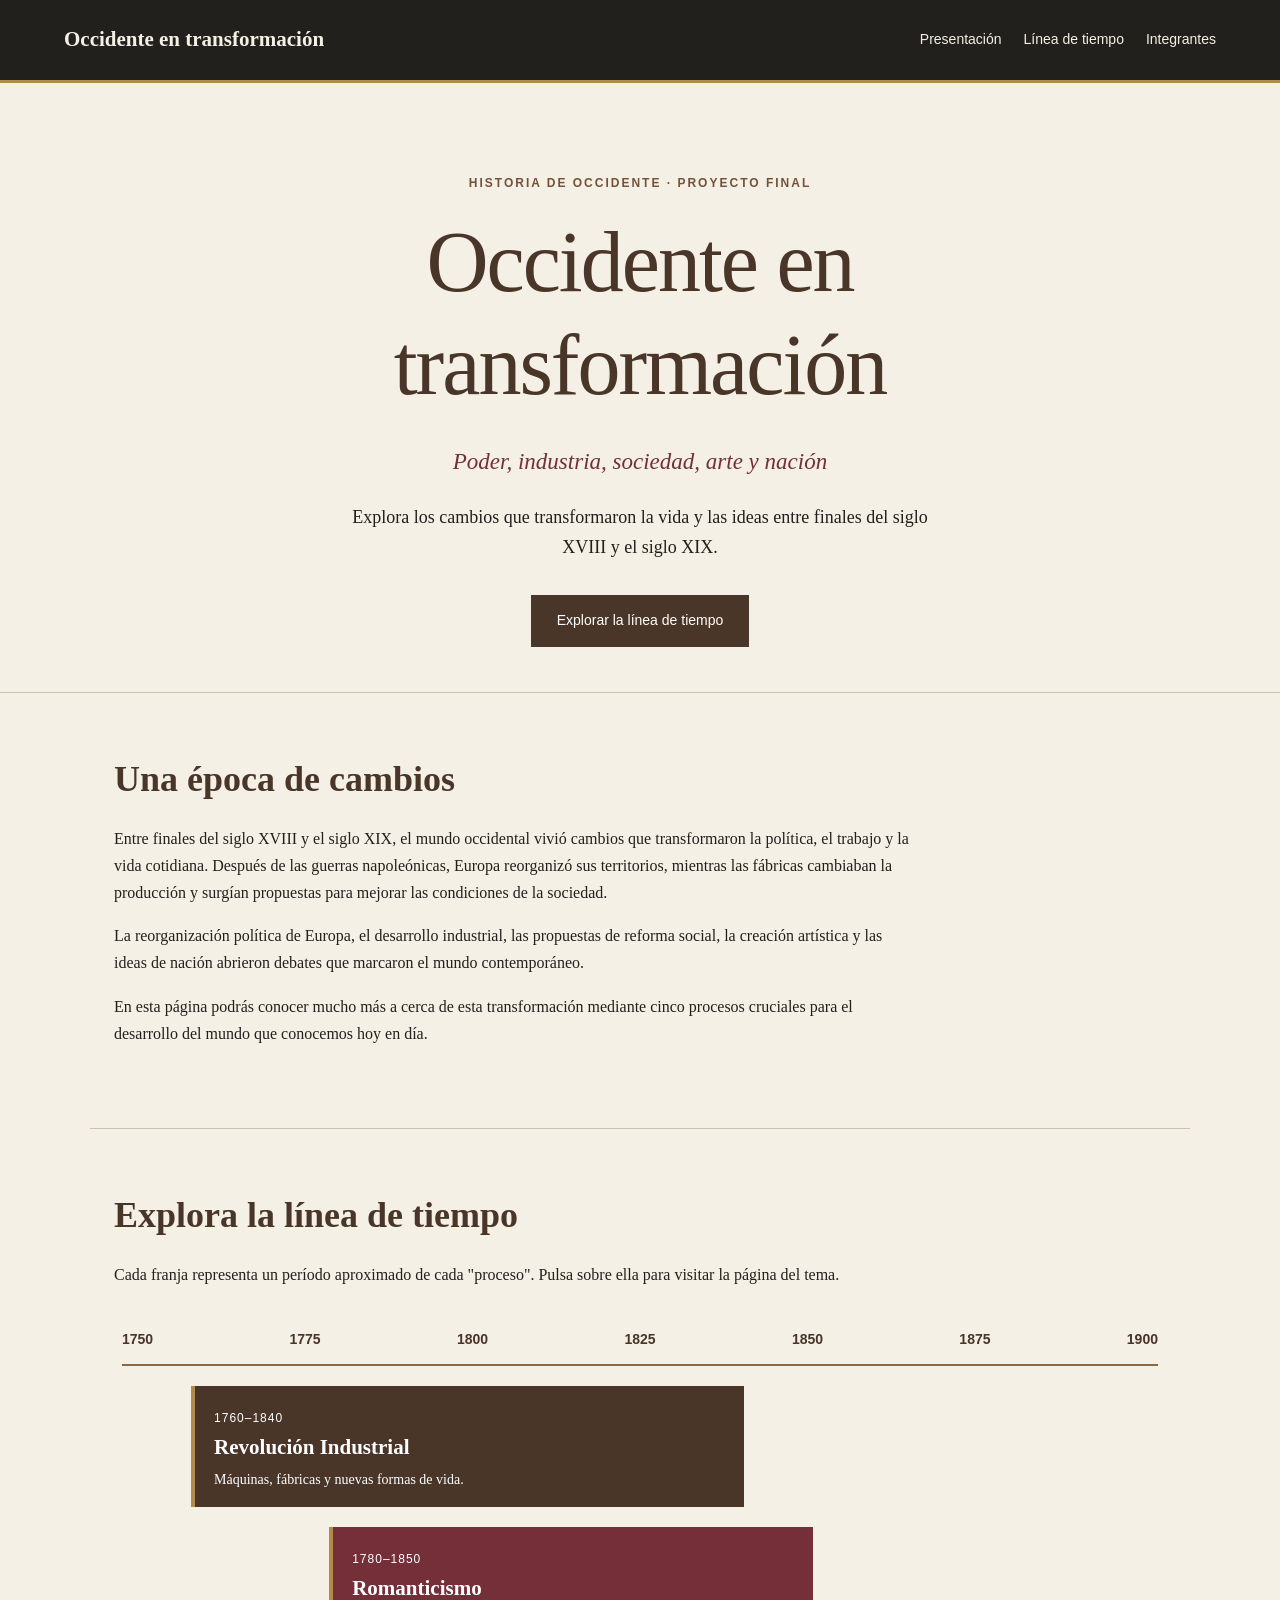
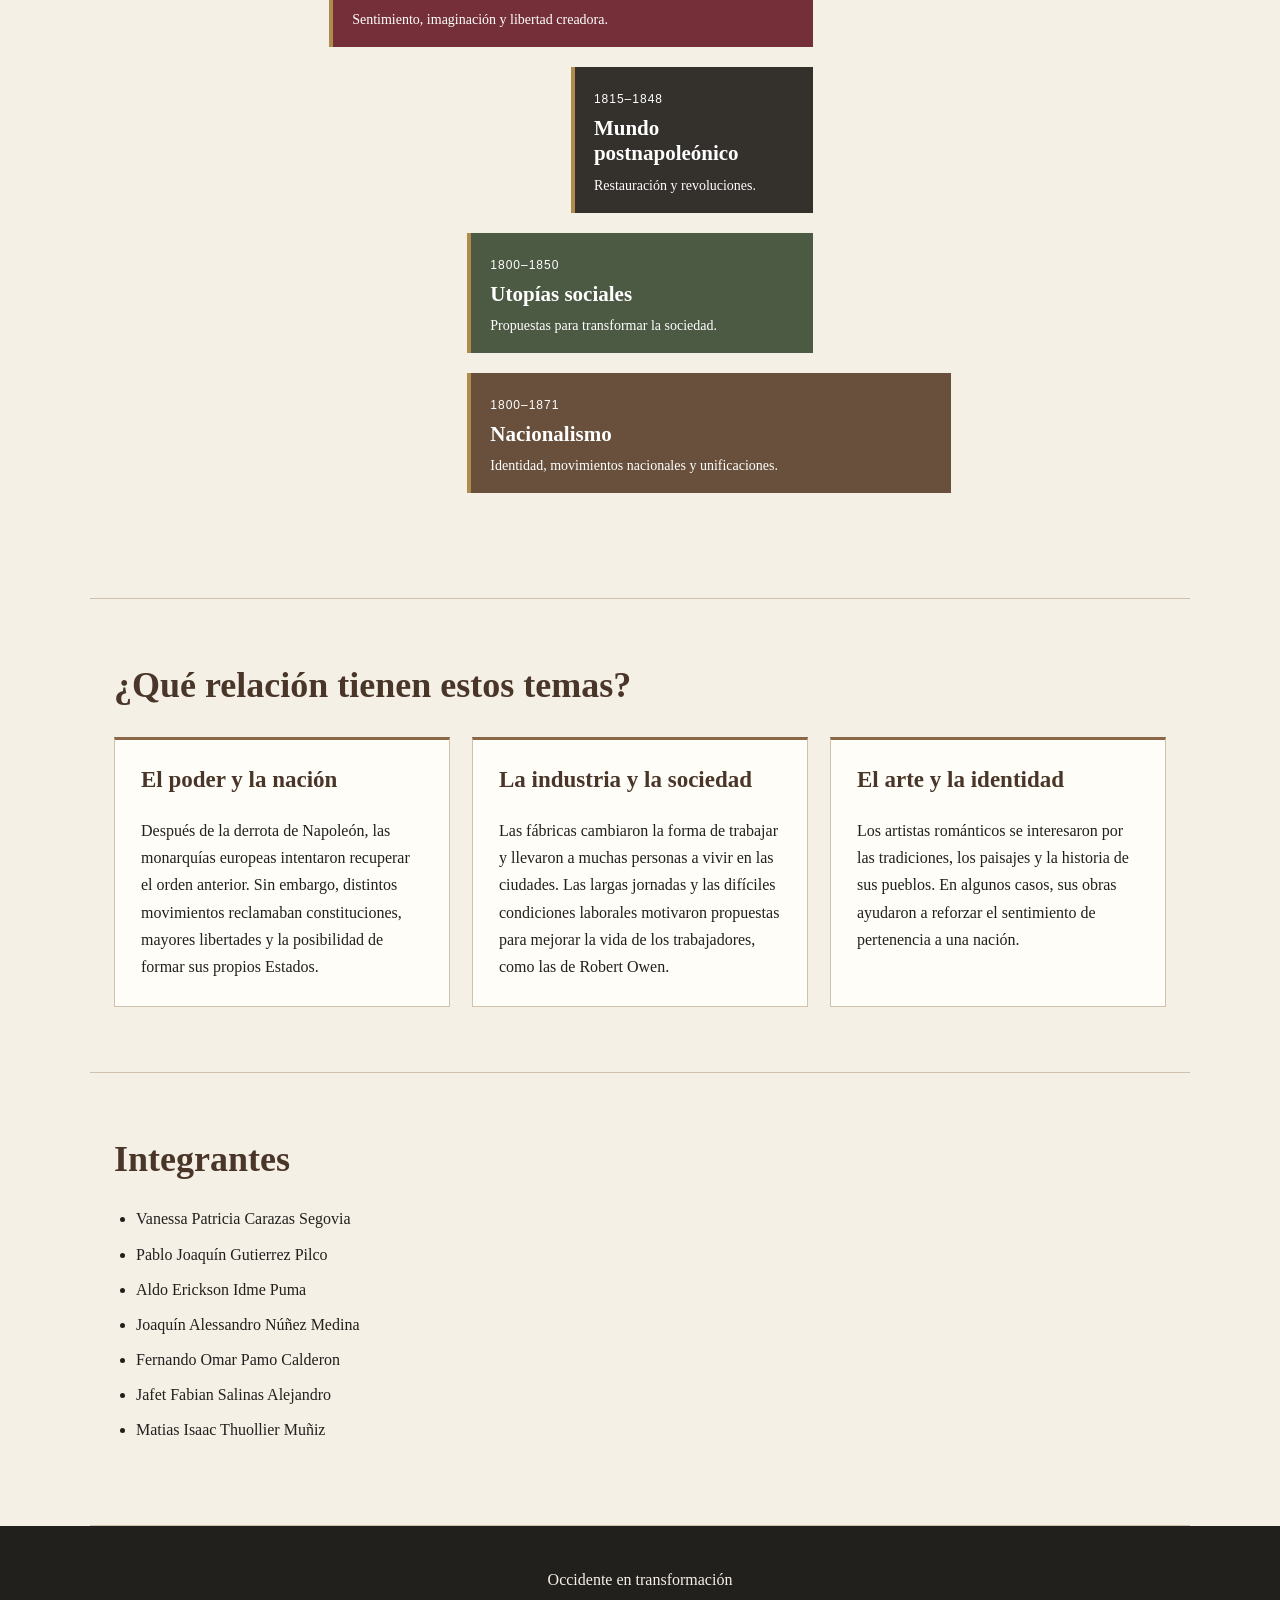
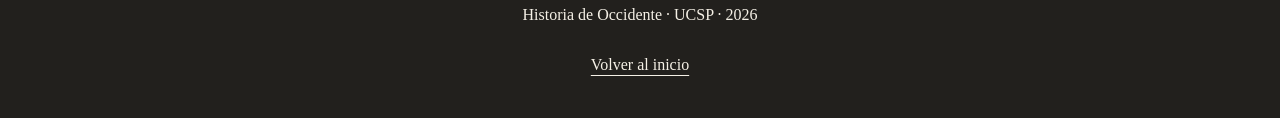
<file: index.html>
<!DOCTYPE html>
<html lang="es">
<head>
    <meta charset="UTF-8">
    <meta name="viewport" content="width=device-width, initial-scale=1.0">
    <meta name="description"
          content="Un recorrido por el mundo postnapoleónico,
          la Revolución Industrial, las utopías sociales,
          el Romanticismo y el Nacionalismo.">
    <title>Occidente en transformación</title>
    <link rel="stylesheet" href="estilos.css">
</head>
<body>
    <header class="encabezado" id="inicio">
        <a class="nombre-sitio" href="index.html">Occidente en transformación</a>
        <nav>
            <a href="#presentacion">Presentación</a>
            <a href="#linea-tiempo">Línea de tiempo</a>
            <a href="#integrantes">Integrantes</a>
        </nav>
    </header>
    <main>
        <section class="portada">
            <p class="etiqueta">Historia de Occidente · Proyecto final</p>
            <h1 id="titulo-principal">Occidente en<br>transformación</h1>
            <p class="subtitulo">Poder, industria, sociedad, arte y nación</p>
            <p class="descripcion-portada">
                Explora los cambios que transformaron la vida
                y las ideas entre finales del siglo XVIII
                y el siglo XIX.
            </p>
            <a class="boton" href="#linea-tiempo">Explorar la línea de tiempo</a>
        </section>
        <section class="seccion" id="presentacion">
            <h2>Una época de cambios</h2>
            <p>
                Entre finales del siglo XVIII y el siglo XIX, el mundo occidental vivió cambios que transformaron 
                la política, el trabajo y la vida cotidiana. Después de las guerras napoleónicas, Europa 
                reorganizó sus territorios, mientras las fábricas cambiaban la producción y surgían propuestas 
                para mejorar las condiciones de la sociedad.
            </p>
            <p>
                La reorganización política de Europa, el desarrollo
                industrial, las propuestas de reforma social,
                la creación artística y las ideas de nación
                abrieron debates que marcaron el mundo contemporáneo.
            </p>
            <p>
                En esta página podrás conocer mucho más a cerca de esta transformación
                mediante cinco procesos cruciales para el desarrollo del mundo que conocemos hoy en día.
            </p>
        </section>
        <section class="seccion" id="linea-tiempo">
            <h2>Explora la línea de tiempo</h2>
            <p>
                Cada franja representa un período aproximado de cada "proceso".
                Pulsa sobre ella para visitar la página del tema.
            </p>
            <div class="contenedor-tiempo">
                <div class="linea-tiempo">
                    <div class="fechas">
                        <span>1750</span>
                        <span>1775</span>
                        <span>1800</span>
                        <span>1825</span>
                        <span>1850</span>
                        <span>1875</span>
                        <span>1900</span>
                    </div>
                    <div class="fila-tiempo">
                        <a class="franja industrial" href="revolucion-industrial.html">
                            <span class="fecha-tema">1760–1840</span>
                            <h3>Revolución Industrial</h3>
                            <p>Máquinas, fábricas y nuevas formas de vida.</p>
                        </a>
                    </div>
                    <div class="fila-tiempo">
                        <a class="franja romanticismo" href="romanticismo.html">
                            <span class="fecha-tema">1780–1850</span>
                            <h3>Romanticismo</h3>
                            <p>Sentimiento, imaginación y libertad creadora.</p>
                        </a>
                    </div>
                    <div class="fila-tiempo">
                        <a class="franja postnapoleonico" href="post-napoleonico.html">
                            <span class="fecha-tema">1815–1848</span>
                            <h3>Mundo postnapoleónico</h3>
                            <p>Restauración y revoluciones.</p>
                        </a>
                    </div>
                    <div class="fila-tiempo">
                        <a class="franja utopias" href="utopias-sociales.html">
                            <span class="fecha-tema">1800–1850</span>
                            <h3>Utopías sociales</h3>
                            <p>Propuestas para transformar la sociedad.</p>
                        </a>
                    </div>
                    <div class="fila-tiempo">
                        <a class="franja nacionalismo" href="nacionalismo.html">
                            <span class="fecha-tema">1800–1871</span>
                            <h3>Nacionalismo</h3>
                            <p>Identidad, movimientos nacionales y unificaciones.</p>
                        </a>
                    </div>
                </div>
            </div>
        </section>
        <section class="seccion">
            <h2>¿Qué relación tienen estos temas?</h2>
            <div class="conexiones">
                <article class="tarjeta">
                    <h3>El poder y la nación</h3>
                    <p>
                        Después de la derrota de Napoleón, las monarquías europeas intentaron 
                        recuperar el orden anterior. Sin embargo, distintos movimientos reclamaban 
                        constituciones, mayores libertades y la posibilidad de formar sus propios Estados.
                    </p>
                </article>
                <article class="tarjeta">
                    <h3>La industria y la sociedad</h3>
                    <p>
                        Las fábricas cambiaron la forma de trabajar y llevaron a muchas personas a 
                        vivir en las ciudades. Las largas jornadas y las difíciles condiciones laborales 
                        motivaron propuestas para mejorar la vida de los trabajadores, como las de Robert Owen.
                    </p>
                </article>
                <article class="tarjeta">
                    <h3>El arte y la identidad</h3>
                    <p>
                        Los artistas románticos se interesaron por las tradiciones, los paisajes 
                        y la historia de sus pueblos. En algunos casos, sus obras ayudaron a 
                        reforzar el sentimiento de pertenencia a una nación.
                    </p>
                </article>
            </div>
        </section>
        <section class="seccion" id="integrantes">
            <h2>Integrantes</h2>
            <ul class="integrantes">
                <li>Vanessa Patricia Carazas Segovia</li>
                <li>Pablo Joaquín Gutierrez Pilco</li>
                <li>Aldo Erickson Idme Puma</li>
                <li>Joaquín Alessandro Núñez Medina</li>
                <li>Fernando Omar Pamo Calderon</li>
                <li>Jafet Fabian Salinas Alejandro</li>
                <li>Matias Isaac Thuollier Muñiz</li>
            </ul>
        </section>
    </main>
    <footer class="pie">
        <p>Occidente en transformación</p>
        <p>Historia de Occidente · UCSP · 2026</p>
        <a href="#inicio">Volver al inicio</a>
    </footer>
</body>
</html>
</file>
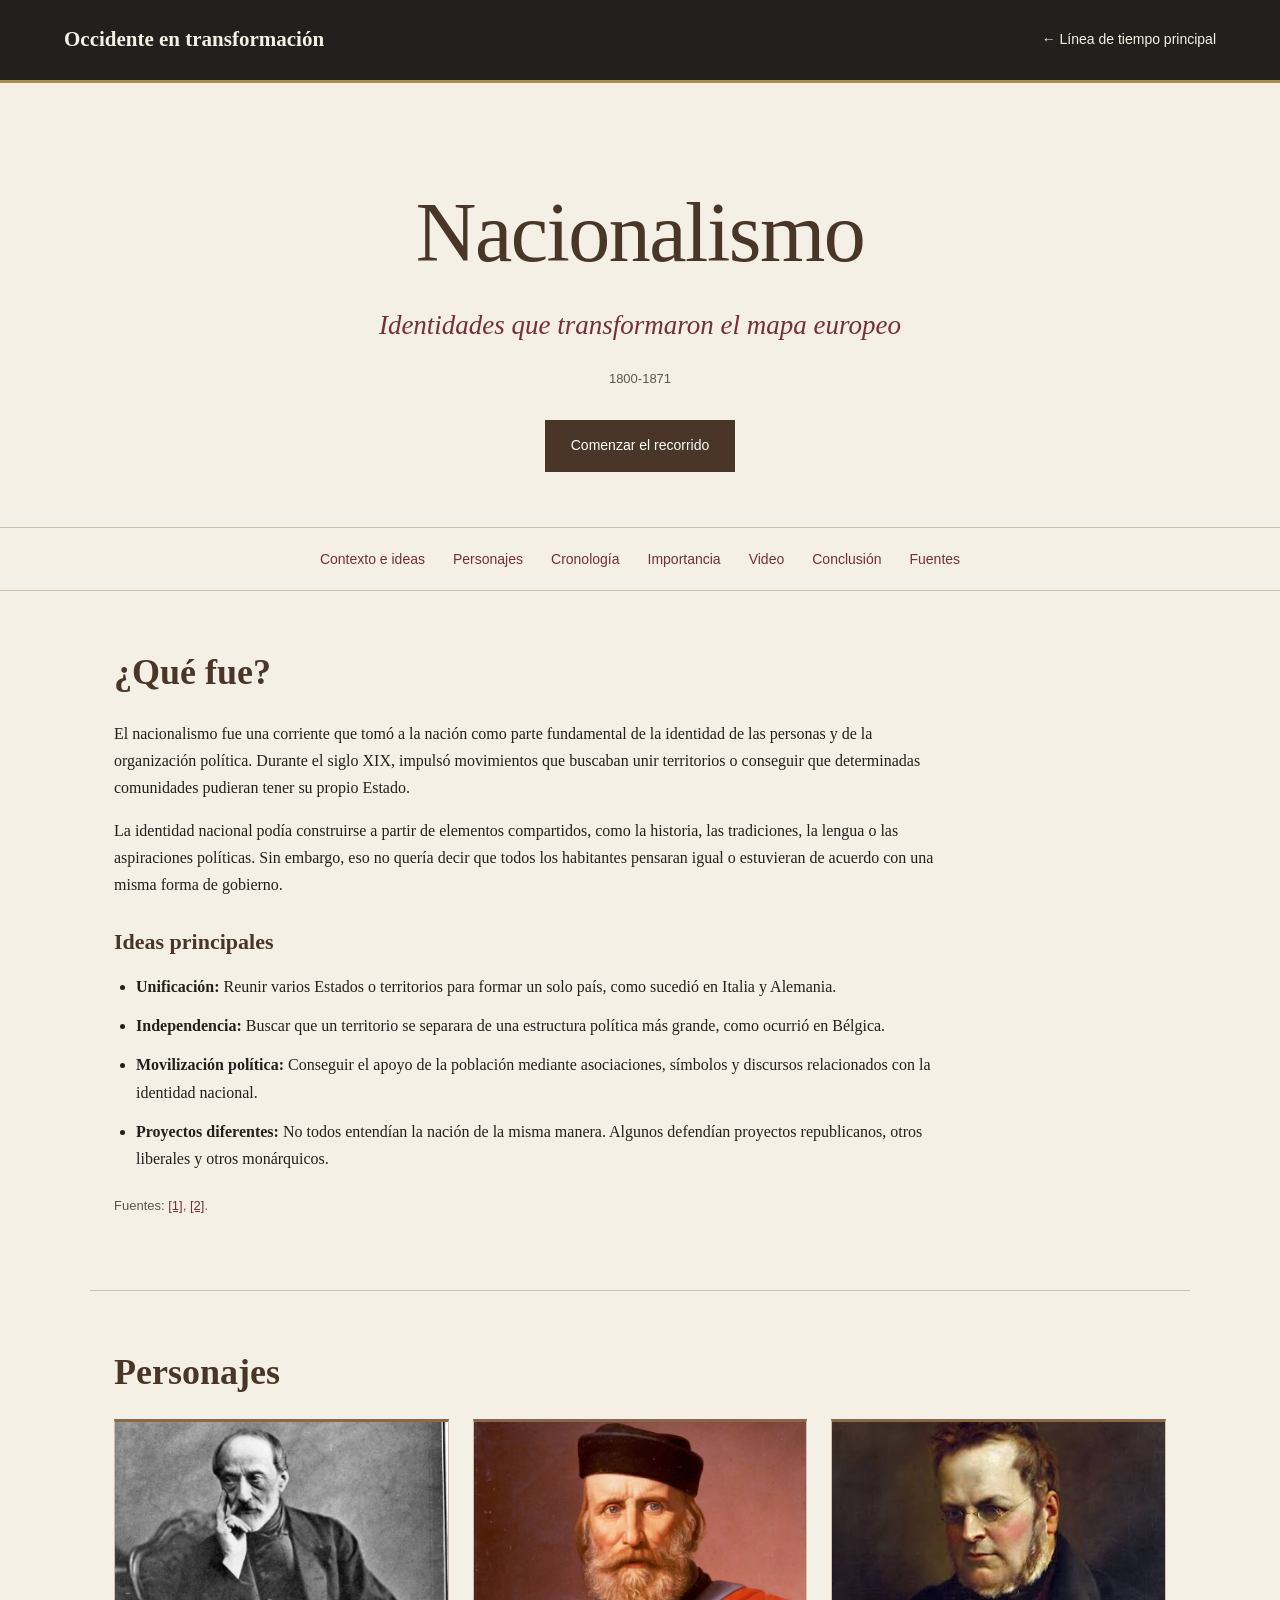
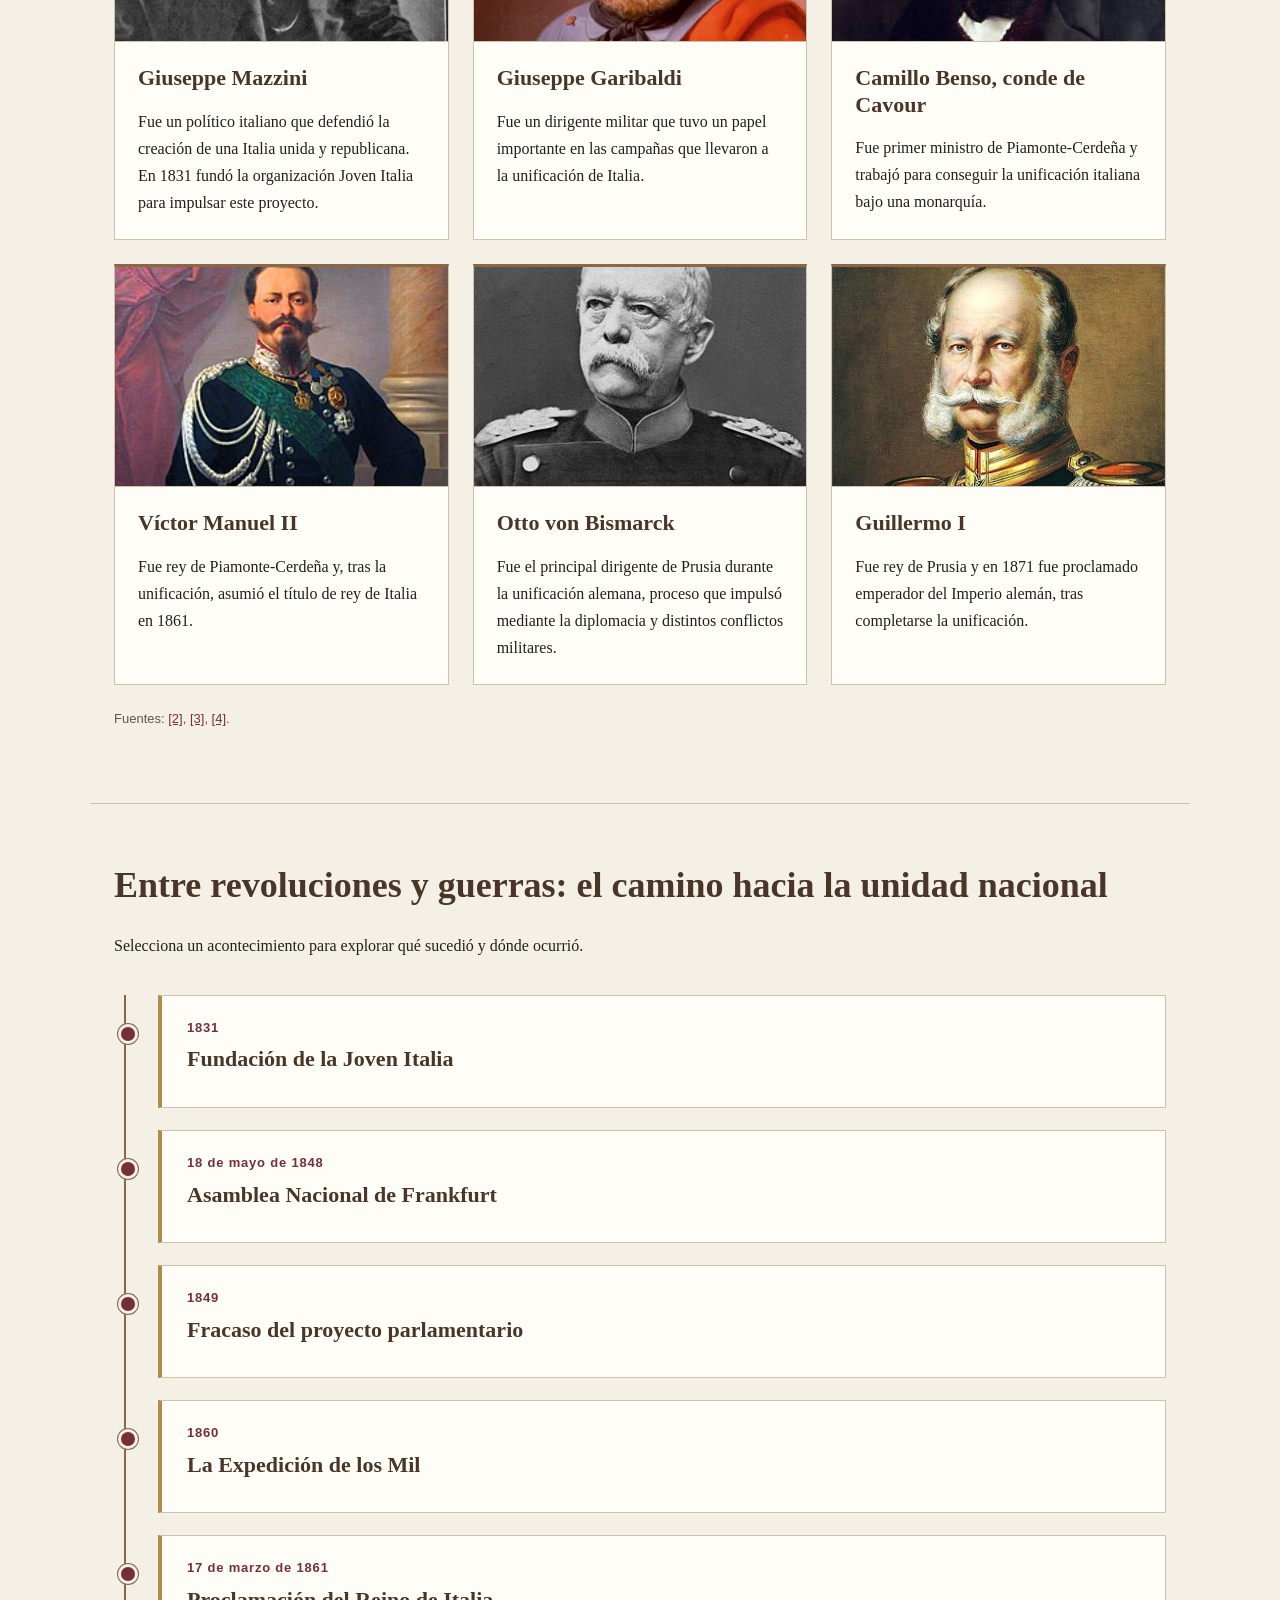
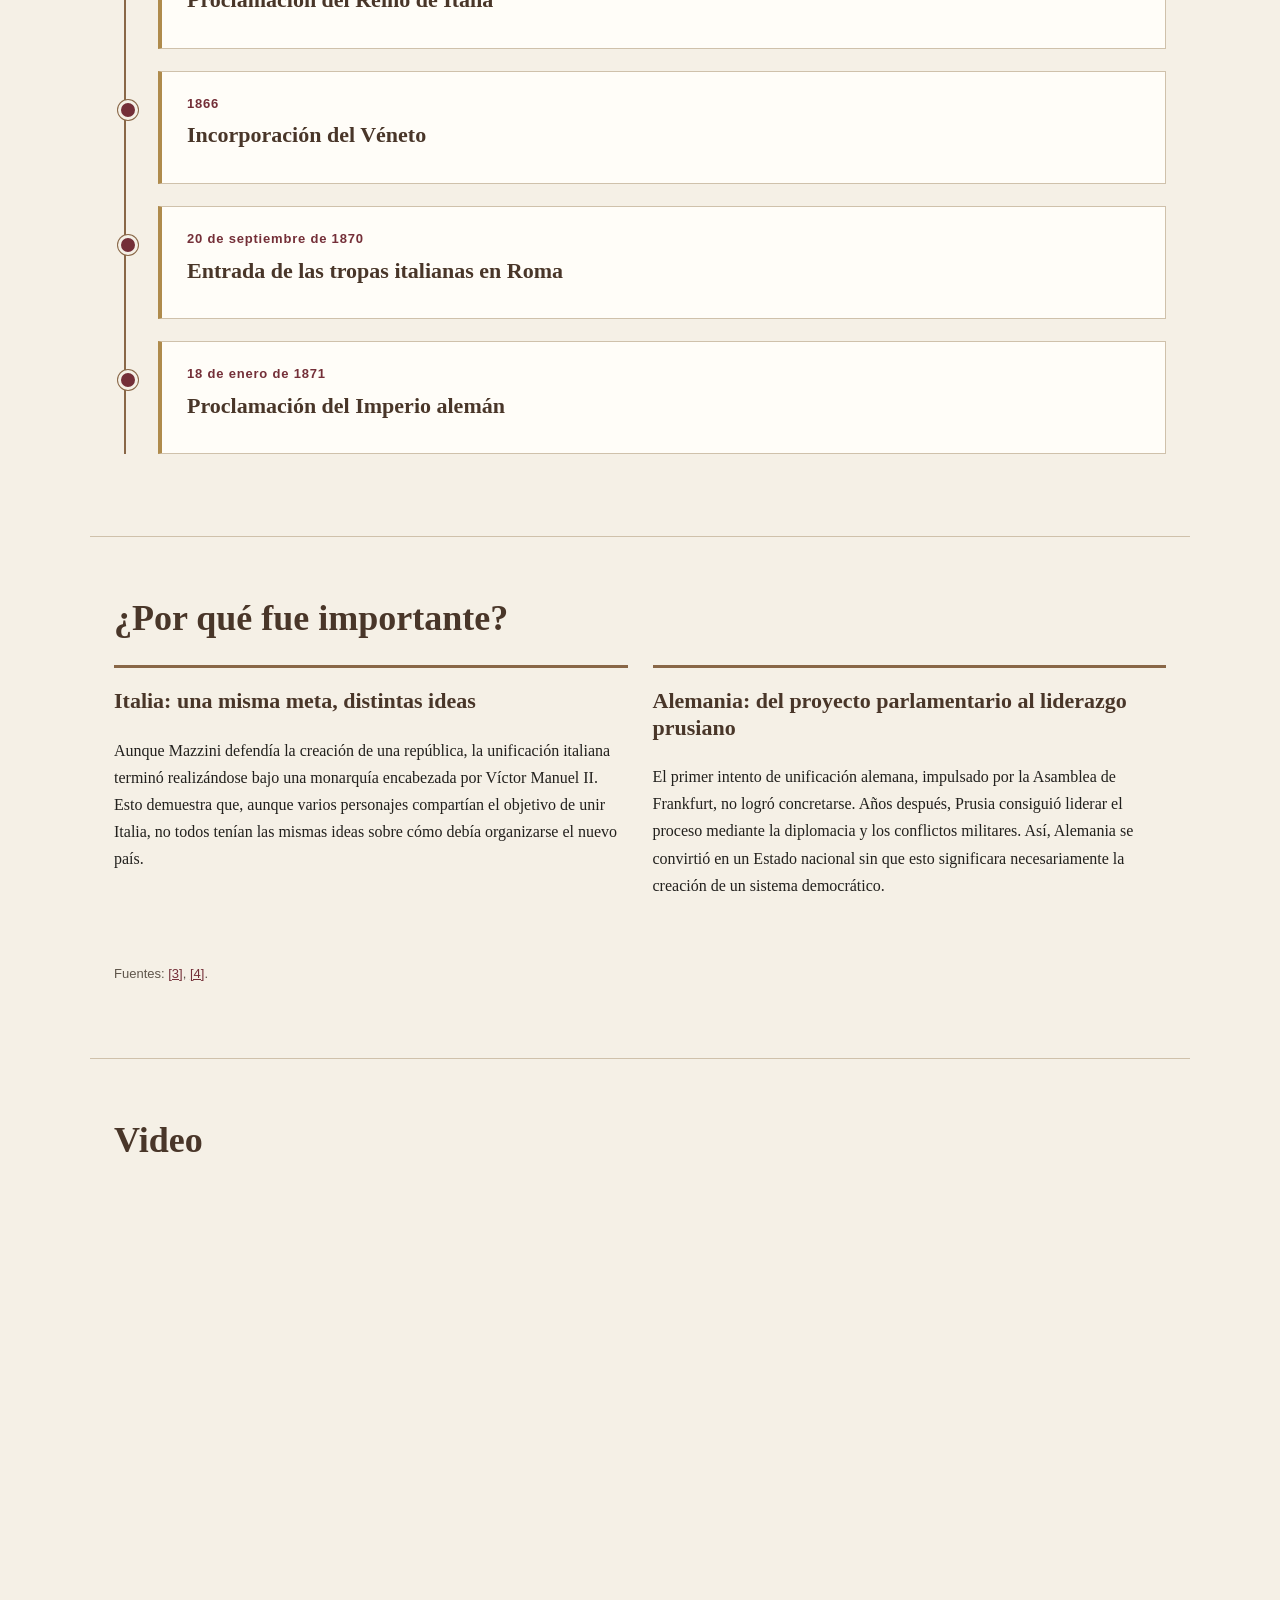
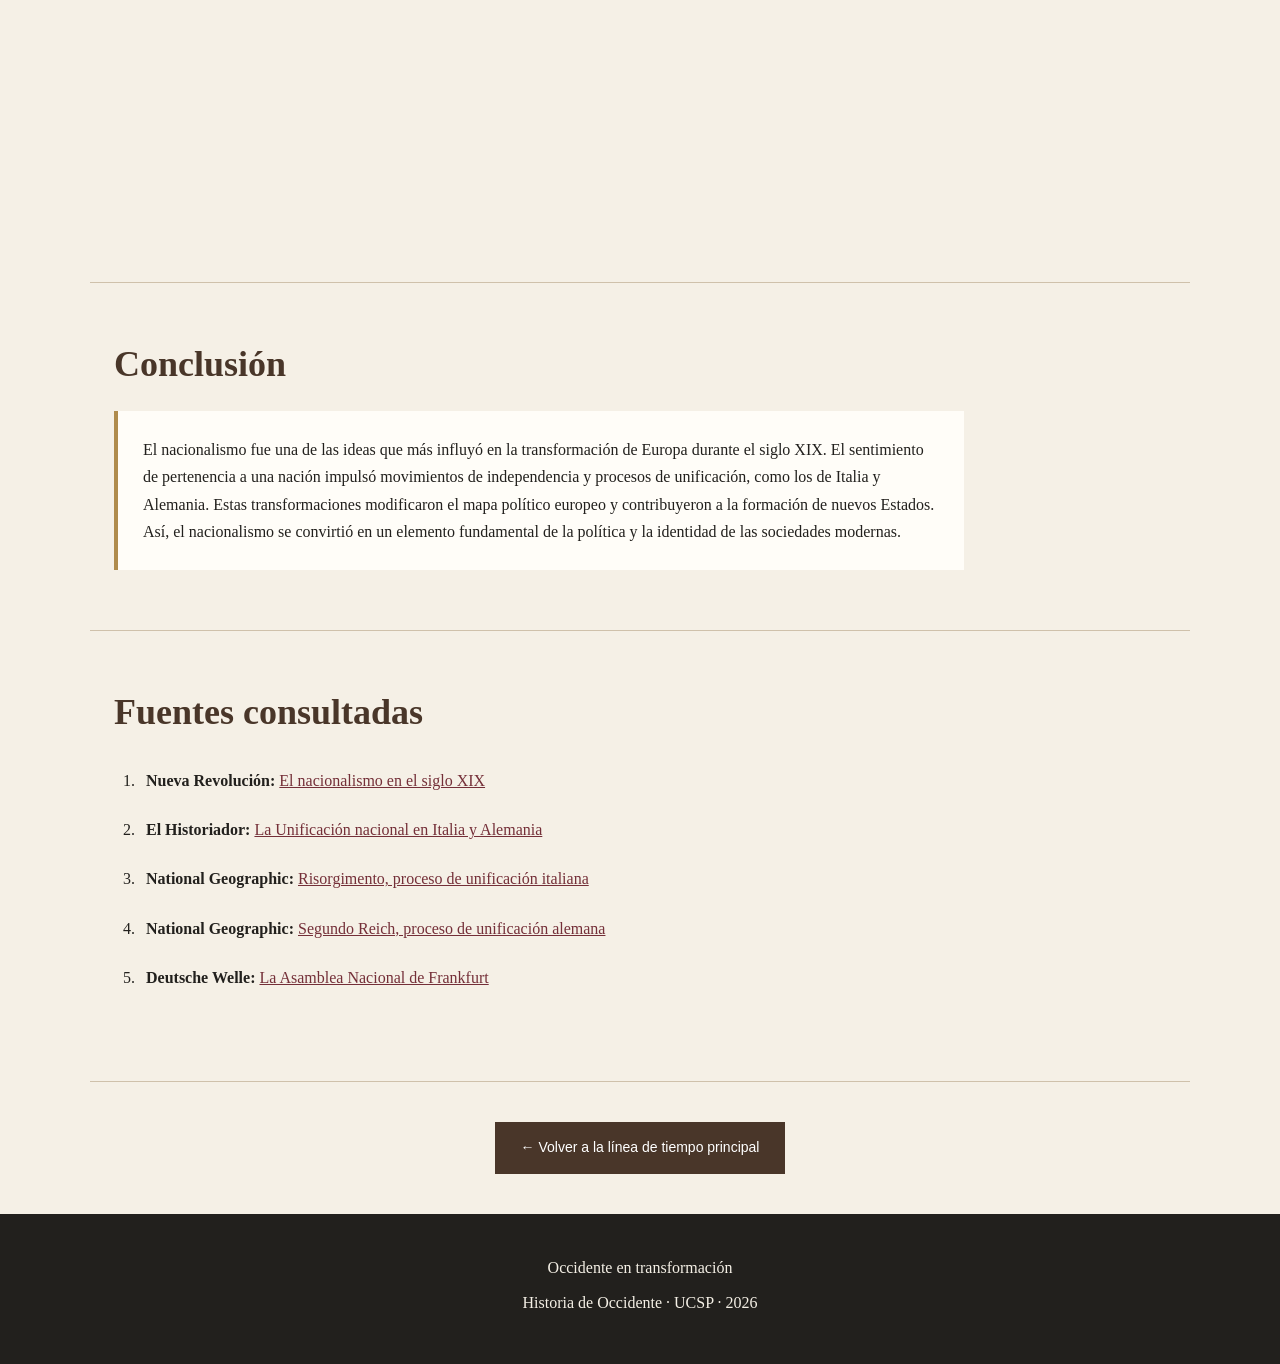
<file: nacionalismo.html>
<!DOCTYPE html>
<html lang="es">
<head>
    <meta charset="UTF-8">
    <meta name="viewport" content="width=device-width, initial-scale=1.0">
    <meta name="description" content="Nacionalismo: ideas, protagonistas y acontecimientos históricos con fuentes institucionales.">
    <title>Nacionalismo | Occidente en transformación</title>
    <link rel="stylesheet" href="estilos.css">
</head>
<body class="pagina-tema">
    <header class="encabezado">
        <a class="nombre-sitio" href="index.html">Occidente en transformación</a>
        <nav><a href="index.html#linea-tiempo">← Línea de tiempo principal</a></nav>
    </header>
    <main>
        <section class="portada portada-tema">
            <h1 id="titulo-principal">Nacionalismo</h1>
            <p class="subtitulo">Identidades que transformaron el mapa europeo</p>
            <p class="periodo-tema">1800-1871</p>
            <a class="boton" href="#contexto">Comenzar el recorrido</a>
        </section>
        <nav class="indice-tema">
            <a href="#contexto">Contexto e ideas</a>
            <a href="#personajes">Personajes</a>
            <a href="#cronologia">Cronología</a>
            <a href="#importancia">Importancia</a>
            <a href="#video">Video</a>
            <a href="#conclusion">Conclusión</a>
            <a href="#fuentes">Fuentes</a>
        </nav>
        <section class="seccion" id="contexto">
            <h2 id="titulo-contexto">¿Qué fue?</h2>
            <p>
                El nacionalismo fue una corriente que tomó a la nación como parte fundamental de la identidad de las 
                personas y de la organización política. Durante el siglo XIX, impulsó movimientos que buscaban unir 
                territorios o conseguir que determinadas comunidades pudieran tener su propio Estado.
            </p>
            <p>
                La identidad nacional podía construirse a partir de elementos compartidos, como la historia, las 
                tradiciones, la lengua o las aspiraciones políticas. Sin embargo, eso no quería decir que todos los 
                habitantes pensaran igual o estuvieran de acuerdo con una misma forma de gobierno.
            </p>
            <h3 class="titulo-secundario">Ideas principales</h3>
            <ul class="ideas-tema">
                <li><strong>Unificación:</strong> Reunir varios Estados o territorios para formar un solo país, como sucedió en Italia y Alemania.</li>
                <li><strong>Independencia:</strong> Buscar que un territorio se separara de una estructura política más grande, como ocurrió en Bélgica.</li>
                <li><strong>Movilización política:</strong> Conseguir el apoyo de la población mediante asociaciones, símbolos y discursos relacionados con la identidad nacional.</li>
                <li><strong>Proyectos diferentes:</strong> No todos entendían la nación de la misma manera. Algunos defendían proyectos republicanos, otros liberales y otros monárquicos.</li>
            </ul>
            <p class="referencias-breves">
                Fuentes:
                <a href="#fuente-1">[1]</a>,
                <a href="#fuente-2">[2]</a>.
            </p>
        </section>
        <section class="seccion" id="personajes">
            <h2 id="titulo-personajes">Personajes</h2>
            <div class="rejilla-personajes">
                <article class="personaje">
                    <img class="foto-personaje" src="img/mazzini.jpg">
                    <div class="texto-personaje">
                        <h3>Giuseppe Mazzini</h3>
                        <p>
                            Fue un político italiano que defendió la creación de una Italia unida y republicana. En 
                            1831 fundó la organización Joven Italia para impulsar este proyecto.
                        </p>
                    </div>
                </article>
                <article class="personaje">
                    <img class="foto-personaje" src="img/garibaldi.jpg">
                    <div class="texto-personaje">
                        <h3>Giuseppe Garibaldi</h3>
                        <p>
                            Fue un dirigente militar que tuvo un papel importante en las campañas que llevaron 
                            a la unificación de Italia.
                        </p>
                    </div>
                </article>
                <article class="personaje">
                    <img class="foto-personaje" src="img/benso.jpg">
                    <div class="texto-personaje">
                        <h3>Camillo Benso, conde de Cavour</h3>
                        <p>
                            Fue primer ministro de Piamonte-Cerdeña y trabajó para conseguir la unificación 
                            italiana bajo una monarquía.
                        </p>
                    </div>
                </article>
                <article class="personaje">
                    <img class="foto-personaje" src="img/manuelII.jpg">
                    <div class="texto-personaje">
                        <h3>Víctor Manuel II</h3>
                        <p>
                            Fue rey de Piamonte-Cerdeña y, tras la unificación, asumió el título de rey de Italia en 1861.
                        </p>
                    </div>
                </article>
                <article class="personaje">
                    <img class="foto-personaje" src="img/bismarck.jpg">
                    <div class="texto-personaje">
                        <h3>Otto von Bismarck</h3>
                        <p>
                            Fue el principal dirigente de Prusia durante la unificación alemana, proceso que 
                            impulsó mediante la diplomacia y distintos conflictos militares.
                        </p>
                    </div>
                </article>
                <article class="personaje">
                    <img class="foto-personaje" src="img/guillermoI.jpg">
                    <div class="texto-personaje">
                        <h3>Guillermo I</h3>
                        <p>
                            Fue rey de Prusia y en 1871 fue proclamado emperador del Imperio alemán, tras 
                            completarse la unificación.
                        </p>
                    </div>
                </article>
            </div>
            <p class="referencias-breves">
                Fuentes:
                <a href="#fuente-2">[2]</a>,
                <a href="#fuente-3">[3]</a>,
                <a href="#fuente-4">[4]</a>.
            </p>
        </section>
        <section class="seccion" id="cronologia">
            <h2 id="titulo-cronologia">Entre revoluciones y guerras: el camino hacia la unidad nacional</h2>
            <p>Selecciona un acontecimiento para explorar qué sucedió y dónde ocurrió.</p>
            <ol class="cronologia-eventos">
                <li class="evento">
                    <button type="button" class="boton-evento" id="evento-1" popovertarget="ventana-1" popovertargetaction="show">
                        <span class="fecha-evento">1831</span>
                        <span class="titulo-evento">Fundación de la Joven Italia</span>
                    </button>
                </li>
                <li class="evento">
                    <button type="button" class="boton-evento" id="evento-2" popovertarget="ventana-2" popovertargetaction="show">
                        <span class="fecha-evento">18 de mayo de 1848</span>
                        <span class="titulo-evento">Asamblea Nacional de Frankfurt</span>
                    </button>
                </li>
                <li class="evento">
                    <button type="button" class="boton-evento" id="evento-3" popovertarget="ventana-3" popovertargetaction="show">
                        <span class="fecha-evento">1849</span>
                        <span class="titulo-evento">Fracaso del proyecto parlamentario</span>
                    </button>
                </li>
                <li class="evento">
                    <button type="button" class="boton-evento" id="evento-4" popovertarget="ventana-4" popovertargetaction="show">
                        <span class="fecha-evento">1860</span>
                        <span class="titulo-evento">La Expedición de los Mil</span>
                    </button>
                </li>
                <li class="evento">
                    <button type="button" class="boton-evento" id="evento-5" popovertarget="ventana-5" popovertargetaction="show">
                        <span class="fecha-evento">17 de marzo de 1861</span>
                        <span class="titulo-evento">Proclamación del Reino de Italia</span>
                    </button>
                </li>
                <li class="evento">
                    <button type="button" class="boton-evento" id="evento-6" popovertarget="ventana-6" popovertargetaction="show">
                        <span class="fecha-evento">1866</span>
                        <span class="titulo-evento">Incorporación del Véneto</span>
                    </button>
                </li>
                <li class="evento">
                    <button type="button" class="boton-evento" id="evento-7" popovertarget="ventana-7" popovertargetaction="show">
                        <span class="fecha-evento">20 de septiembre de 1870</span>
                        <span class="titulo-evento">Entrada de las tropas italianas en Roma</span>
                    </button>
                </li>
                <li class="evento">
                    <button type="button" class="boton-evento" id="evento-8" popovertarget="ventana-8" popovertargetaction="show">
                        <span class="fecha-evento">18 de enero de 1871</span>
                        <span class="titulo-evento">Proclamación del Imperio alemán</span>
                    </button>
                </li>
            </ol>
        </section>
        <div class="ventana-evento" id="ventana-1" popover="auto">
            <div class="interior-ventana">
                <div class="fila-cerrar">
                    <button type="button" popovertarget="ventana-1" popovertargetaction="hide" autofocus class="cerrar-ventana">Cerrar ×</button>
                </div>
                <p class="etiqueta">1831</p>
                <h2 id="titulo-ventana-1">Fundación de la Joven Italia</h2>
                <p class="lugar-evento"><strong>Lugar:</strong> Movimiento italiano organizado desde el exilio.</p>
                <p>
                    Mazzini fundó la Joven Italia con el objetivo de impulsar la unión de los territorios italianos y establecer 
                    una república. Su propuesta defendía la participación de la población y la soberanía popular, ideas que se 
                    diferenciaban del modelo monárquico que finalmente adoptó Italia.
                </p>
                <p class="referencias-breves">
                    Fuentes:
                    <a href="#fuente-1">[1]</a>,
                    <a href="#fuente-2">[2]</a>.
                </p>
            </div>
        </div>
        <div class="ventana-evento" id="ventana-2" popover="auto">
            <div class="interior-ventana">
                <div class="fila-cerrar">
                    <button type="button" popovertarget="ventana-2" popovertargetaction="hide" autofocus class="cerrar-ventana">Cerrar ×</button>
                </div>
                <p class="etiqueta">18 de mayo de 1848</p>
                <h2 id="titulo-ventana-2">Asamblea Nacional de Frankfurt</h2>
                <p class="lugar-evento"><strong>Lugar:</strong> Iglesia de San Pablo, Frankfurt, Confederación Germánica.</p>
                <p>
                    Representantes de distintos territorios alemanes se reunieron para debatir la creación de un Estado nacional 
                    y la aprobación de una constitución liberal. La Asamblea buscaba convertir las demandas de unidad y derechos 
                    políticos en un proyecto común.
                </p>
                <p class="referencias-breves">
                    Fuentes:
                    <a href="#fuente-5">[5]</a>.
                </p>
            </div>
        </div>
        <div class="ventana-evento" id="ventana-3" popover="auto">
            <div class="interior-ventana">
                <div class="fila-cerrar">
                    <button type="button" popovertarget="ventana-3" popovertargetaction="hide" autofocus class="cerrar-ventana">Cerrar ×</button>
                </div>
                <p class="etiqueta">1849</p>
                <h2 id="titulo-ventana-3">Fracaso del proyecto parlamentario</h2>
                <p class="lugar-evento"><strong>Lugar:</strong> Frankfurt y otros territorios alemanes.</p>
                <p>
                    Federico Guillermo IV de Prusia rechazó la corona que le ofreció la Asamblea de Frankfurt. La recuperación 
                    del poder por parte de las monarquías y la derrota de los movimientos revolucionarios terminaron por dejar 
                    atrás este primer intento de unificación alemana.
                </p>
                <p class="referencias-breves">
                    Fuentes:
                    <a href="#fuente-5">[5]</a>.
                </p>
            </div>
        </div>
        <div class="ventana-evento" id="ventana-4" popover="auto">
            <div class="interior-ventana">
                <div class="fila-cerrar">
                    <button type="button" popovertarget="ventana-4" popovertargetaction="hide" autofocus class="cerrar-ventana">Cerrar ×</button>
                </div>
                <p class="etiqueta">1860</p>
                <h2 id="titulo-ventana-4">La Expedición de los Mil</h2>
                <p class="lugar-evento"><strong>Lugar:</strong> Sicilia y sur de Italia.</p>
                <p>
                    Giuseppe Garibaldi encabezó una expedición militar conocida como la Expedición de los Mil, con la que logró 
                    conquistar Sicilia y avanzar por el sur de Italia. Sus victorias facilitaron la incorporación de estos 
                    territorios al proceso de unificación.
                </p>
                <p class="referencias-breves">
                    Fuentes:
                    <a href="#fuente-2">[2]</a>,
                    <a href="#fuente-3">[3]</a>.
                </p>
            </div>
        </div>
        <div class="ventana-evento" id="ventana-5" popover="auto">
            <div class="interior-ventana">
                <div class="fila-cerrar">
                    <button type="button" popovertarget="ventana-5" popovertargetaction="hide" autofocus class="cerrar-ventana">Cerrar ×</button>
                </div>
                <p class="etiqueta">17 de marzo de 1861</p>
                <h2 id="titulo-ventana-5">Proclamación del Reino de Italia</h2>
                <p class="lugar-evento"><strong>Lugar:</strong> Turín, Italia.</p>
                <p>
                    El Parlamento proclamó a Víctor Manuel II como rey de Italia, dando origen al nuevo reino. Este resultado fue 
                    posible gracias a los esfuerzos políticos y diplomáticos de figuras como Camillo Benso, conde de Cavour, aunque 
                    todavía quedaban territorios por incorporar.
                </p>
                <p class="referencias-breves">
                    Fuentes:
                    <a href="#fuente-2">[2]</a>,
                    <a href="#fuente-3">[3]</a>.
                </p>
            </div>
        </div>
        <div class="ventana-evento" id="ventana-6" popover="auto">
            <div class="interior-ventana">
                <div class="fila-cerrar">
                    <button type="button" popovertarget="ventana-6" popovertargetaction="hide" autofocus class="cerrar-ventana">Cerrar ×</button>
                </div>
                <p class="etiqueta">1866</p>
                <h2 id="titulo-ventana-6">Incorporación del Véneto</h2>
                <p class="lugar-evento"><strong>Lugar:</strong> Véneto, nordeste de la península italiana.</p>
                <p>
                    Tras la guerra entre Prusia y Austria, Italia obtuvo el Véneto y lo incorporó a su territorio. Este acontecimiento 
                    mostró que la unificación todavía no estaba completa, a pesar de la creación del reino en 1861.
                </p>
                <p class="referencias-breves">
                    Fuentes:
                    <a href="#fuente-2">[2]</a>,
                    <a href="#fuente-3">[3]</a>.
                </p>
            </div>
        </div>
        <div class="ventana-evento" id="ventana-7" popover="auto">
            <div class="interior-ventana">
                <div class="fila-cerrar">
                    <button type="button" popovertarget="ventana-7" popovertargetaction="hide" autofocus class="cerrar-ventana">Cerrar ×</button>
                </div>
                <p class="etiqueta">20 de septiembre de 1870</p>
                <h2 id="titulo-ventana-7">Entrada de las tropas italianas en Roma</h2>
                <p class="lugar-evento"><strong>Lugar:</strong> Roma, Estados Pontificios.</p>
                <p>
                    Las tropas italianas entraron en Roma por la brecha de Porta Pia. Después de un plebiscito, la ciudad y el Lacio 
                    fueron incorporados al Reino de Italia. Roma se convirtió en la capital del país en 1871.
                </p>
                <p class="referencias-breves">
                    Fuentes:
                    <a href="#fuente-2">[2]</a>,
                    <a href="#fuente-3">[3]</a>.
                </p>
            </div>
        </div>
        <div class="ventana-evento" id="ventana-8" popover="auto">
            <div class="interior-ventana">
                <div class="fila-cerrar">
                    <button type="button" popovertarget="ventana-8" popovertargetaction="hide" autofocus class="cerrar-ventana">Cerrar ×</button>
                </div>
                <p class="etiqueta">18 de enero de 1871</p>
                <h2 id="titulo-ventana-8">Proclamación del Imperio alemán</h2>
                <p class="lugar-evento"><strong>Lugar:</strong> Galería de los Espejos, Versalles, Francia.</p>
                <p>
                    En medio de la guerra franco-prusiana, Guillermo I fue proclamado emperador alemán. La unificación se concretó bajo 
                    el liderazgo de Prusia y Otto von Bismarck, a través de la diplomacia y los conflictos militares, siguiendo un camino 
                    distinto al que había propuesto la Asamblea de Frankfurt.
                </p>
                <p class="referencias-breves">
                    Fuentes:
                    <a href="#fuente-4">[4]</a>,
                    <a href="#fuente-5">[5]</a>.
                </p>
            </div>
        </div>
        <section class="seccion" id="importancia">
            <h2 id="titulo-importancia">¿Por qué fue importante?</h2>
            <div class="importancia-tema">
                <article class="bloque-importancia">
                    <h3>Italia: una misma meta, distintas ideas</h3>
                    <p>
                        Aunque Mazzini defendía la creación de una república, la unificación italiana terminó 
                        realizándose bajo una monarquía encabezada por Víctor Manuel II. Esto demuestra que, 
                        aunque varios personajes compartían el objetivo de unir Italia, no todos tenían las mismas 
                        ideas sobre cómo debía organizarse el nuevo país.
                    </p>
                </article>
                <article class="bloque-importancia">
                    <h3>Alemania: del proyecto parlamentario al liderazgo prusiano</h3>
                    <p>
                        El primer intento de unificación alemana, impulsado por la Asamblea de Frankfurt, no logró 
                        concretarse. Años después, Prusia consiguió liderar el proceso mediante la diplomacia y los 
                        conflictos militares. Así, Alemania se convirtió en un Estado nacional sin que esto significara 
                        necesariamente la creación de un sistema democrático.
                    </p>
                </article>
                <p class="referencias-breves">
                    Fuentes:
                    <a href="#fuente-3">[3]</a>,
                    <a href="#fuente-4">[4]</a>.
                </p>
            </div>
        </section>
        <section class="seccion" id="video">
            <h2>Video</h2>
            <div style="width: 100%; aspect-ratio: 16 / 9; margin: 30px 0;">
                <iframe
                    src="https://www.youtube.com/embed/-zu8JUfwYtE"
                    title="Video sobre el Nacionalismo"
                    style="width: 100%; height: 100%; border: 0;"
                    allowfullscreen>
                </iframe>
            </div>
        </section>
        <section class="seccion" id="conclusion">
            <h2>Conclusión</h2>
            <div class="conclusion-tema">
                <p>
                    El nacionalismo fue una de las ideas que más influyó en la
                    transformación de Europa durante el siglo XIX. El sentimiento
                    de pertenencia a una nación impulsó movimientos de independencia
                    y procesos de unificación, como los de Italia y Alemania.
                    Estas transformaciones modificaron el mapa político europeo
                    y contribuyeron a la formación de nuevos Estados. Así, el
                    nacionalismo se convirtió en un elemento fundamental de la
                    política y la identidad de las sociedades modernas.
                </p>
            </div>
        </section>
        <section class="seccion" id="fuentes">
            <h2 id="titulo-fuentes">Fuentes consultadas</h2>
            <ol class="lista-fuentes">
                <li id="fuente-1">
                    <strong>Nueva Revolución:</strong>
                    <a href="https://nuevarevolucion.es/cultura-nacionalismo-siglo-xix/" target="_blank">
                        El nacionalismo en el siglo XIX
                    </a>
                </li>
                <li id="fuente-2">
                    <strong>El Historiador:</strong>
                    <a href="https://elhistoriador.com.ar/la-unificacion-nacional-en-italia-y-alemania/" target="_blank">
                        La Unificación nacional en Italia y Alemania
                    </a>
                </li>
                <li id="fuente-3">
                    <strong>National Geographic:</strong>
                    <a href="https://historia.nationalgeographic.com.es/a/risorgimento-tortuosa-unificacion-italia_15171" target="_blank">
                        Risorgimento, proceso de unificación italiana
                    </a>
                </li>
                <li id="fuente-4">
                    <strong>National Geographic:</strong>
                    <a href="https://historia.nationalgeographic.com.es/a/unificacion-alemana-y-nacimiento-segundo-reich_16182" target="_blank">
                        Segundo Reich, proceso de unificación alemana
                    </a>
                </li>
                <li id="fuente-5">
                    <strong>Deutsche Welle:</strong>
                    <a href="https://amp.dw.com/es/revoluci%C3%B3n-alemana-de-1848-una-precursora-de-la-democracia-actual/a-65670056" target="_blank">
                        La Asamblea Nacional de Frankfurt
                    </a>
                </li>
            </ol>
        </section>
        <div class="regreso-final"><a class="boton" href="index.html#linea-tiempo">← Volver a la línea de tiempo principal</a></div>
    </main>
    <footer class="pie"><p>Occidente en transformación</p><p>Historia de Occidente · UCSP · 2026</p></footer>
</body>
</html>
</file>
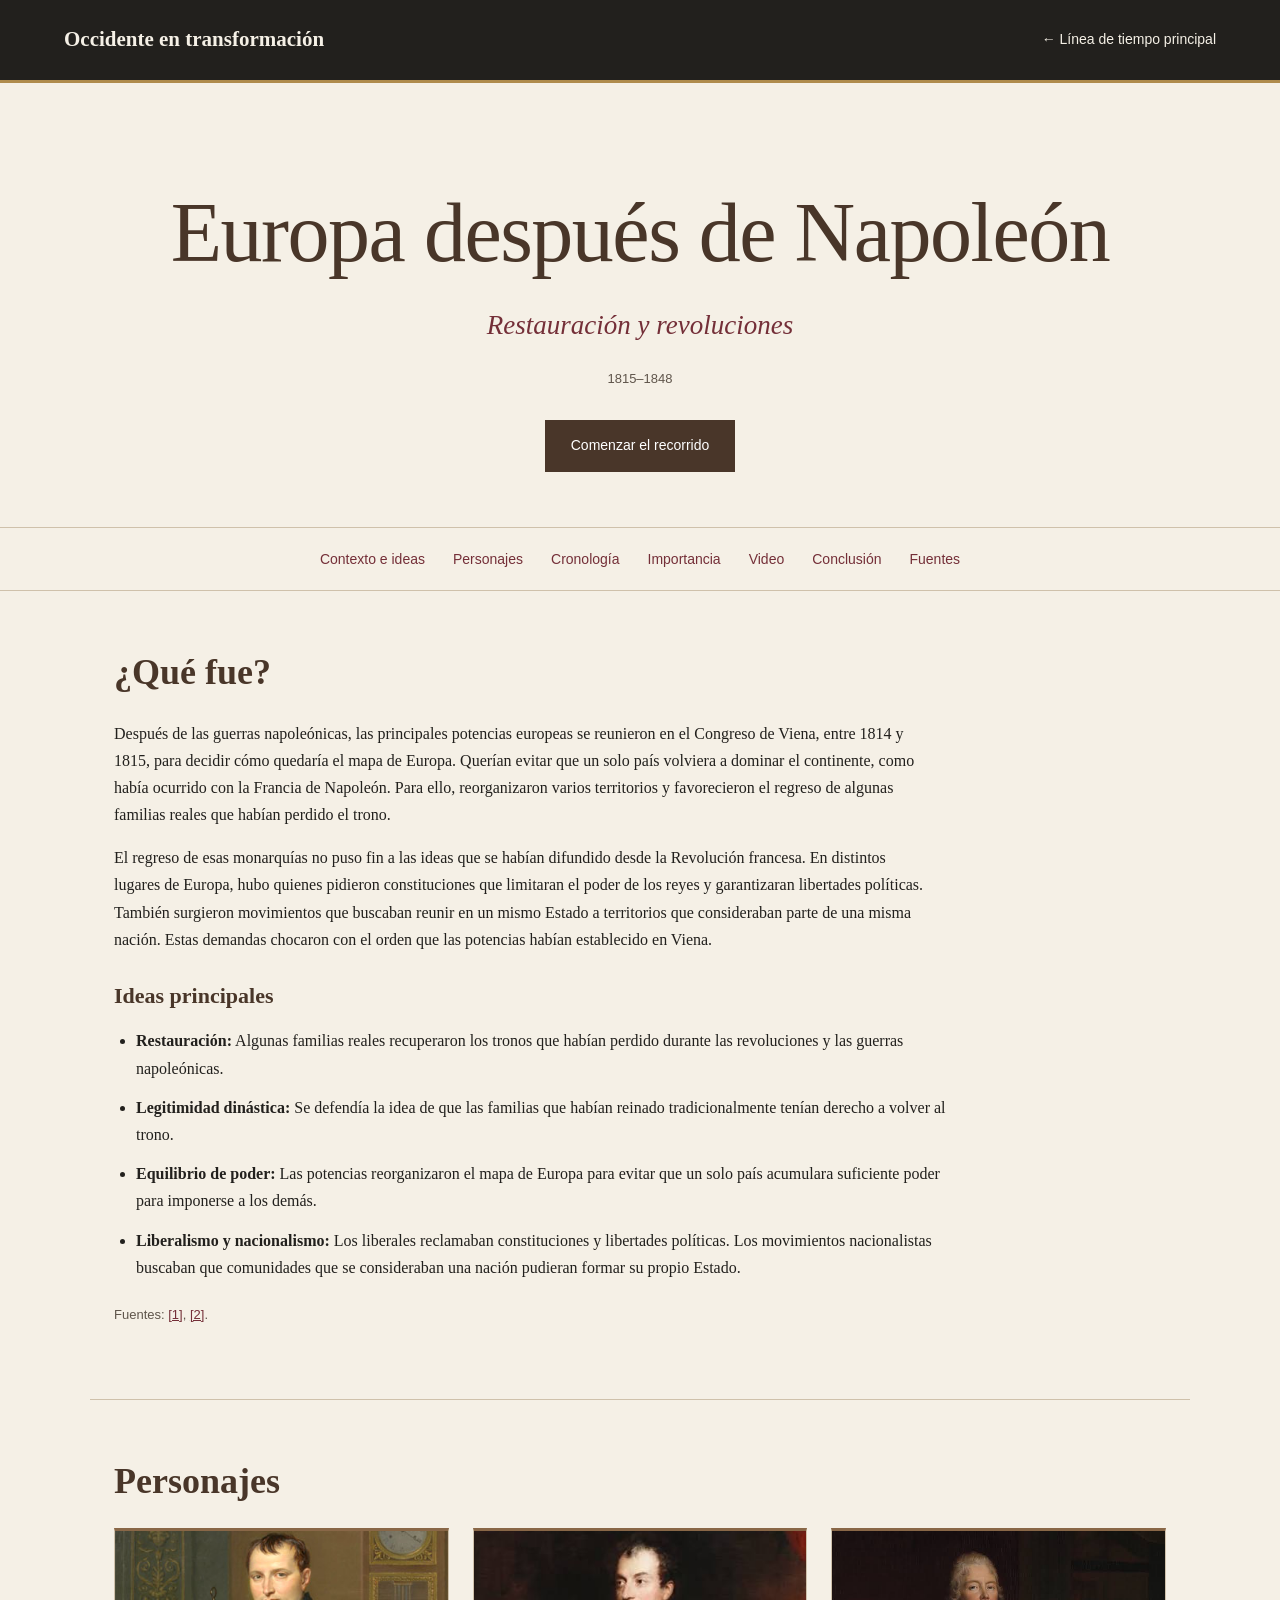
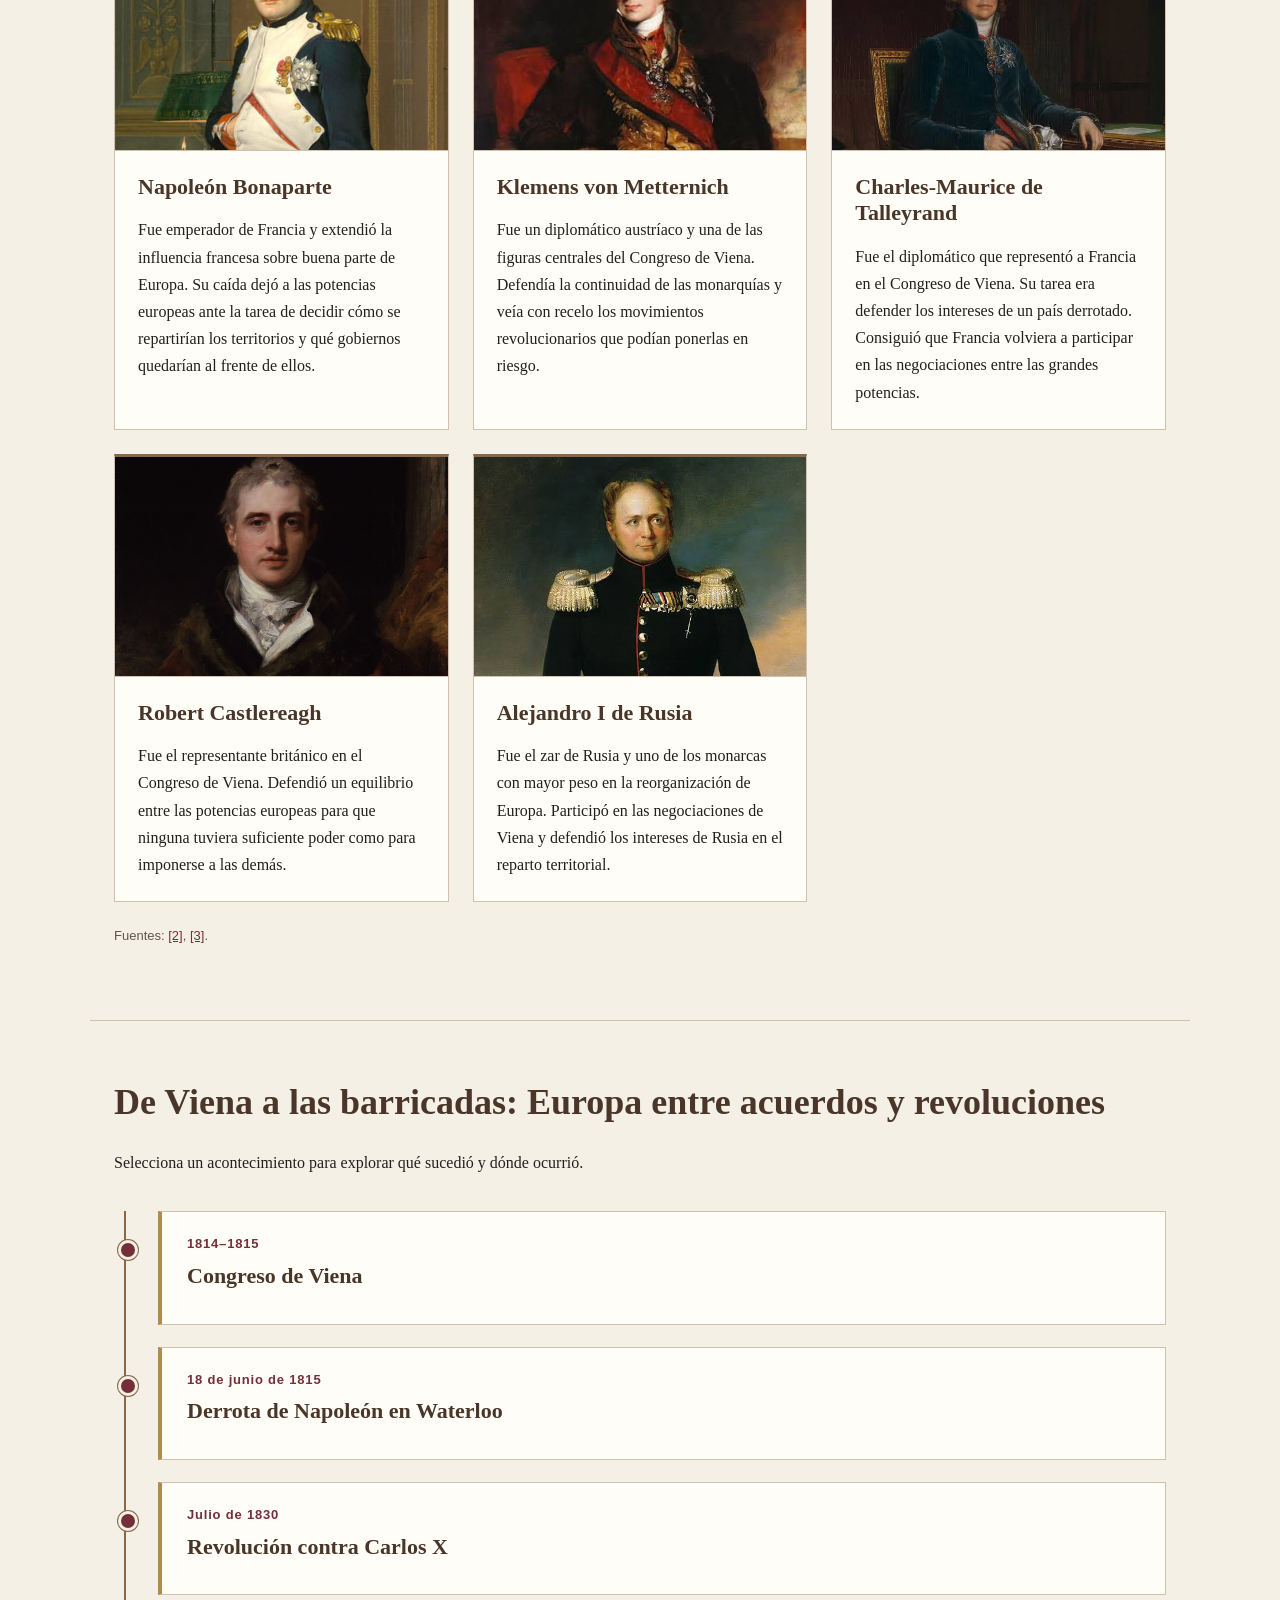
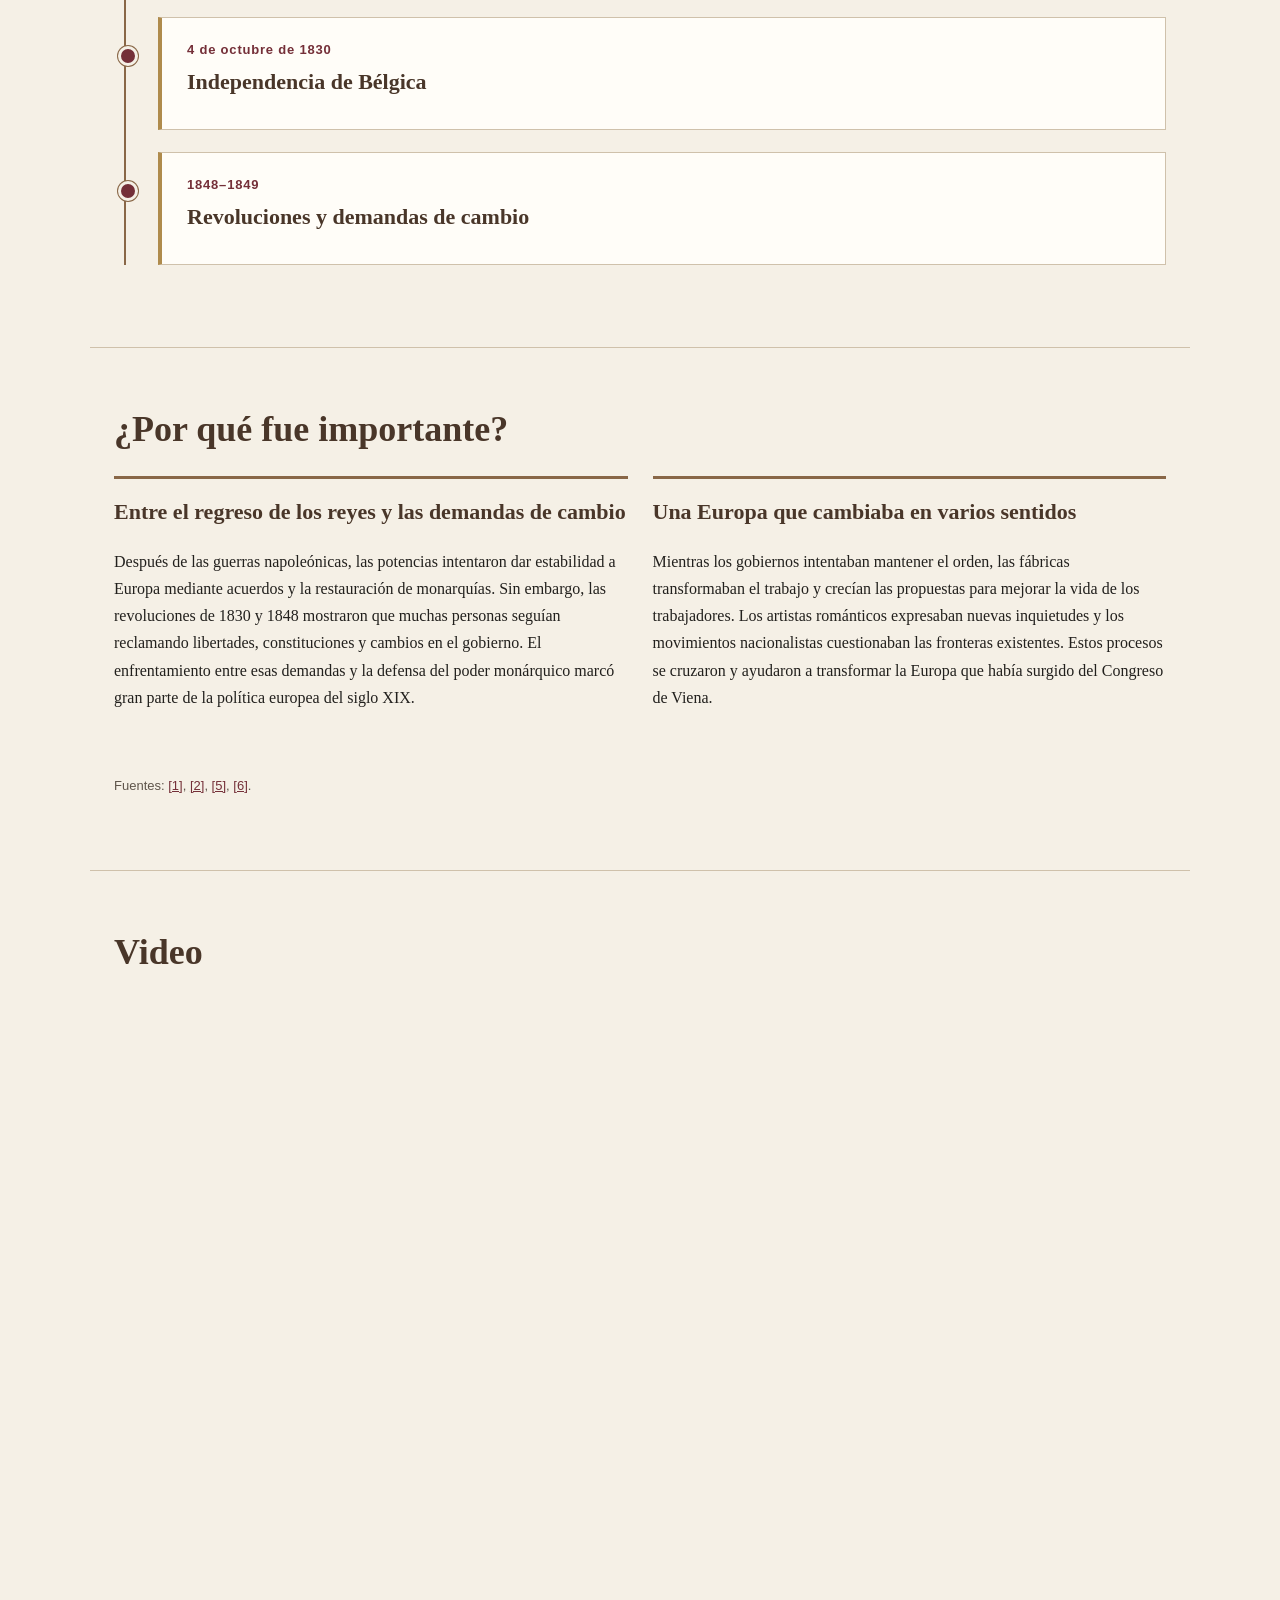
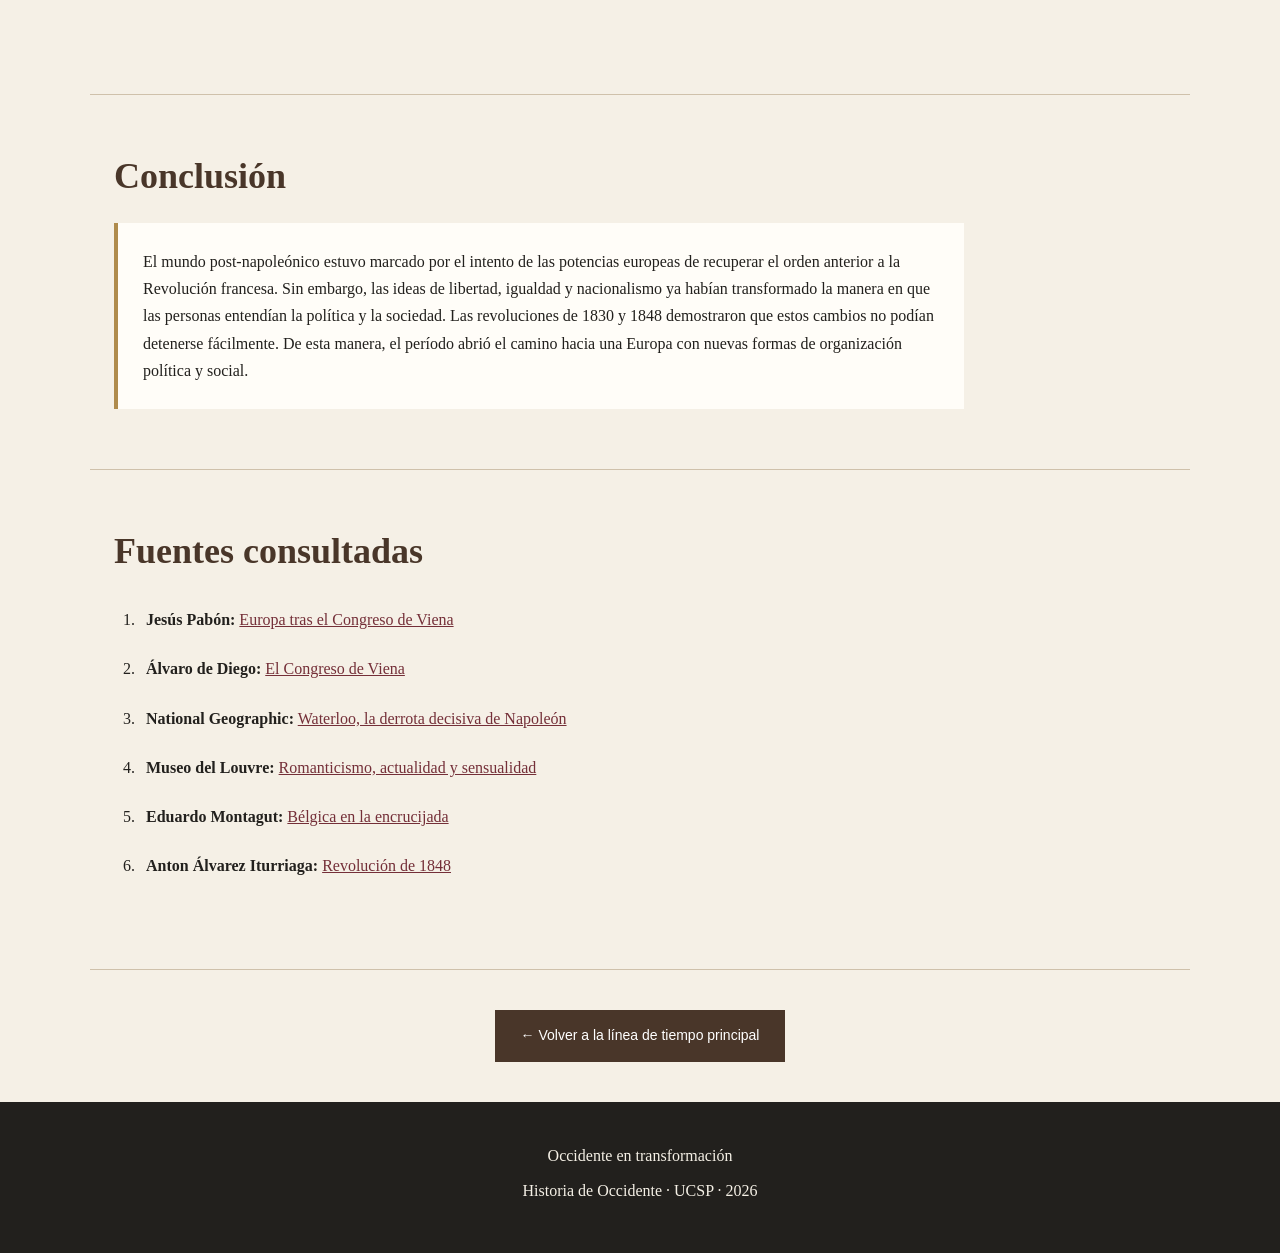
<file: post-napoleonico.html>
<!DOCTYPE html>
<html lang="es">
<head>
    <meta charset="UTF-8">
    <meta name="viewport" content="width=device-width, initial-scale=1.0">
    <meta name="description" content="Mundo postnapoleónico: ideas, protagonistas y acontecimientos históricos con fuentes institucionales.">
    <title>Mundo postnapoleónico | Occidente en transformación</title>
    <link rel="stylesheet" href="estilos.css">
</head>
<body class="pagina-tema">
    <header class="encabezado">
        <a class="nombre-sitio" href="index.html">Occidente en transformación</a>
        <nav><a href="index.html#linea-tiempo">← Línea de tiempo principal</a></nav>
    </header>
    <main>
        <section class="portada portada-tema">
            <h1 id="titulo-principal">Europa después de Napoleón</h1>
            <p class="subtitulo">Restauración y revoluciones</p>
            <p class="periodo-tema">1815–1848</p>
            <a class="boton" href="#contexto">Comenzar el recorrido</a>
        </section>
        <nav class="indice-tema">
            <a href="#contexto">Contexto e ideas</a>
            <a href="#personajes">Personajes</a>
            <a href="#cronologia">Cronología</a>
            <a href="#importancia">Importancia</a>
            <a href="#video">Video</a>
            <a href="#conclusion">Conclusión</a>
            <a href="#fuentes">Fuentes</a>
        </nav>
        <section class="seccion" id="contexto">
            <h2 id="titulo-contexto">¿Qué fue?</h2>
            <p>
                Después de las guerras napoleónicas, las principales potencias europeas se reunieron en el Congreso de Viena, 
                entre 1814 y 1815, para decidir cómo quedaría el mapa de Europa. Querían evitar que un solo país volviera a 
                dominar el continente, como había ocurrido con la Francia de Napoleón. Para ello, reorganizaron varios 
                territorios y favorecieron el regreso de algunas familias reales que habían perdido el trono.
            </p>
            <p>
                El regreso de esas monarquías no puso fin a las ideas que se habían difundido desde la Revolución francesa. En 
                distintos lugares de Europa, hubo quienes pidieron constituciones que limitaran el poder de los reyes y 
                garantizaran libertades políticas. También surgieron movimientos que buscaban reunir en un mismo Estado a 
                territorios que consideraban parte de una misma nación. Estas demandas chocaron con el orden que las potencias 
                habían establecido en Viena.
            </p>
            <h3 class="titulo-secundario">Ideas principales</h3>
            <ul class="ideas-tema">
                <li><strong>Restauración:</strong> Algunas familias reales recuperaron los tronos que habían perdido durante las revoluciones y las guerras napoleónicas.</li>
                <li><strong>Legitimidad dinástica:</strong> Se defendía la idea de que las familias que habían reinado tradicionalmente tenían derecho a volver al trono.</li>
                <li><strong>Equilibrio de poder:</strong> Las potencias reorganizaron el mapa de Europa para evitar que un solo país acumulara suficiente poder para imponerse a los demás.</li>
                <li><strong>Liberalismo y nacionalismo:</strong> Los liberales reclamaban constituciones y libertades políticas. Los movimientos nacionalistas buscaban que comunidades que se consideraban una nación pudieran formar su propio Estado.</li>
            </ul>
            <p class="referencias-breves">
                Fuentes:
                <a href="#fuente-1">[1]</a>,
                <a href="#fuente-2">[2]</a>.
            </p>
        </section>
        <section class="seccion" id="personajes">
            <h2 id="titulo-personajes">Personajes</h2>
            <div class="rejilla-personajes">
                <article class="personaje">
                    <img class="foto-personaje" src="img/bonaparte.jpg">
                    <div class="texto-personaje">
                        <h3>Napoleón Bonaparte</h3>
                        <p>
                            Fue emperador de Francia y extendió la influencia francesa sobre buena parte de Europa. 
                            Su caída dejó a las potencias europeas ante la tarea de decidir cómo se repartirían los 
                            territorios y qué gobiernos quedarían al frente de ellos.
                        </p>
                    </div>
                </article>
                <article class="personaje">
                    <img class="foto-personaje" src="img/metternich.jpg">
                    <div class="texto-personaje">
                        <h3>Klemens von Metternich</h3>
                        <p>
                            Fue un diplomático austríaco y una de las figuras centrales del Congreso de Viena. Defendía 
                            la continuidad de las monarquías y veía con recelo los movimientos revolucionarios que 
                            podían ponerlas en riesgo.
                        </p>
                    </div>
                </article>
                <article class="personaje">
                    <img class="foto-personaje" src="img/talleyrand.jpg">
                    <div class="texto-personaje">
                        <h3>Charles-Maurice de Talleyrand</h3>
                        <p>
                            Fue el diplomático que representó a Francia en el Congreso de Viena. Su tarea era defender 
                            los intereses de un país derrotado. Consiguió que Francia volviera a participar en las 
                            negociaciones entre las grandes potencias.
                        </p>
                    </div>
                </article>
                <article class="personaje">
                    <img class="foto-personaje" src="img/castlereagh.jpg">
                    <div class="texto-personaje">
                        <h3>Robert Castlereagh</h3>
                        <p>
                            Fue el representante británico en el Congreso de Viena. Defendió un equilibrio entre las 
                            potencias europeas para que ninguna tuviera suficiente poder como para imponerse a las demás.
                        </p>
                    </div>
                </article>
                <article class="personaje">
                    <img class="foto-personaje" src="img/alejandroI.jpg">
                    <div class="texto-personaje">
                        <h3>Alejandro I de Rusia</h3>
                        <p>
                            Fue el zar de Rusia y uno de los monarcas con mayor peso en la reorganización de Europa. Participó 
                            en las negociaciones de Viena y defendió los intereses de Rusia en el reparto territorial.
                        </p>
                    </div>
                </article>
            </div>
            <p class="referencias-breves">
                Fuentes:
                <a href="#fuente-2">[2]</a>,
                <a href="#fuente-3">[3]</a>.
            </p>
        </section>
        <section class="seccion" id="cronologia">
            <h2 id="titulo-cronologia">De Viena a las barricadas: Europa entre acuerdos y revoluciones</h2>
            <p>Selecciona un acontecimiento para explorar qué sucedió y dónde ocurrió.</p>
            <ol class="cronologia-eventos">
                <li class="evento">
                    <button type="button" class="boton-evento" id="evento-1" popovertarget="ventana-1" popovertargetaction="show">
                        <span class="fecha-evento">1814–1815</span>
                        <span class="titulo-evento">Congreso de Viena</span>
                    </button>
                </li>
                <li class="evento">
                    <button type="button" class="boton-evento" id="evento-2" popovertarget="ventana-2" popovertargetaction="show">
                        <span class="fecha-evento">18 de junio de 1815</span>
                        <span class="titulo-evento">Derrota de Napoleón en Waterloo</span>
                    </button>
                </li>
                <li class="evento">
                    <button type="button" class="boton-evento" id="evento-3" popovertarget="ventana-3" popovertargetaction="show">
                        <span class="fecha-evento">Julio de 1830</span>
                        <span class="titulo-evento">Revolución contra Carlos X</span>
                    </button>
                </li>
                <li class="evento">
                    <button type="button" class="boton-evento" id="evento-4" popovertarget="ventana-4" popovertargetaction="show">
                        <span class="fecha-evento">4 de octubre de 1830</span>
                        <span class="titulo-evento">Independencia de Bélgica</span>
                    </button>
                </li>
                <li class="evento">
                    <button type="button" class="boton-evento" id="evento-5" popovertarget="ventana-5" popovertargetaction="show">
                        <span class="fecha-evento">1848–1849</span>
                        <span class="titulo-evento">Revoluciones y demandas de cambio</span>
                    </button>
                </li>
            </ol>
        </section>
        <div class="ventana-evento" id="ventana-1" popover="auto">
            <div class="interior-ventana">
                <div class="fila-cerrar">
                    <button type="button" popovertarget="ventana-1" popovertargetaction="hide" autofocus class="cerrar-ventana">Cerrar ×</button>
                </div>
                <p class="etiqueta">1814–1815</p>
                <h2 id="titulo-ventana-1">Congreso de Viena</h2>
                <p class="lugar-evento"><strong>Lugar:</strong> Viena, Imperio austríaco.</p>
                <p>
                    Las potencias europeas se reunieron para decidir cómo reorganizar el continente tras la caída de 
                    Napoleón. Redibujaron fronteras, apoyaron el regreso de algunas familias reales y buscaron un 
                    equilibrio que impidiera que un solo país dominara Europa. Entre sus acuerdos estuvo la creación 
                    de la Confederación Germánica, que agrupó a varios Estados de habla alemana.
                </p>
                <p class="referencias-breves">
                    Fuentes:
                    <a href="#fuente-1">[1]</a>,
                    <a href="#fuente-2">[2]</a>.
                </p>
            </div>
        </div>
        <div class="ventana-evento" id="ventana-2" popover="auto">
            <div class="interior-ventana">
                <div class="fila-cerrar">
                    <button type="button" popovertarget="ventana-2" popovertargetaction="hide" autofocus class="cerrar-ventana">Cerrar ×</button>
                </div>
                <p class="etiqueta">18 de junio de 1815</p>
                <h2 id="titulo-ventana-2">Derrota de Napoleón en Waterloo</h2>
                <p class="lugar-evento"><strong>Lugar:</strong> Waterloo, actual Bélgica.</p>
                <p>
                    Napoleón había vuelto al poder en Francia, pero su regreso terminó cuando las fuerzas de Wellington 
                    y Blücher derrotaron a su ejército en Waterloo. Para entonces, las negociaciones del Congreso de Viena 
                    ya habían concluido. La batalla puso fin al intento de Napoleón de recuperar el poder.
                </p>
                <p class="referencias-breves">
                    Fuentes:
                    <a href="#fuente-3">[3]</a>.
                </p>
            </div>
        </div>
        <div class="ventana-evento" id="ventana-3" popover="auto">
            <div class="interior-ventana">
                <div class="fila-cerrar">
                    <button type="button" popovertarget="ventana-3" popovertargetaction="hide" autofocus class="cerrar-ventana">Cerrar ×</button>
                </div>
                <p class="etiqueta">Julio de 1830</p>
                <h2 id="titulo-ventana-3">Revolución contra Carlos X</h2>
                <p class="lugar-evento"><strong>Lugar:</strong> París, Francia.</p>
                <p>
                    Las medidas de Carlos X para restringir libertades, entre ellas la de prensa, provocaron protestas en 
                    París. Durante varios días, los rebeldes levantaron barricadas en las calles. Carlos X terminó dejando 
                    el trono y Luis Felipe ocupó su lugar. Estas jornadas son las que Delacroix representó en <i>La libertad 
                    guiando al pueblo.</i>
                </p>
                <p class="referencias-breves">
                    Fuentes:
                    <a href="#fuente-4">[4]</a>.
                </p>
            </div>
        </div>
        <div class="ventana-evento" id="ventana-4" popover="auto">
            <div class="interior-ventana">
                <div class="fila-cerrar">
                    <button type="button" popovertarget="ventana-4" popovertargetaction="hide" autofocus class="cerrar-ventana">Cerrar ×</button>
                </div>
                <p class="etiqueta">4 de octubre de 1830</p>
                <h2 id="titulo-ventana-4">Independencia de Bélgica</h2>
                <p class="lugar-evento"><strong>Lugar:</strong> Bruselas, actual Bélgica.</p>
                <p>
                    El Gobierno provisional belga declaró la independencia del Reino Unido de los Países Bajos. Así se rompió 
                    una de las uniones territoriales establecidas después de las guerras napoleónicas. La declaración fue un 
                    paso decisivo, aunque las disputas internacionales tardaron más en resolverse.
                </p>
                <p class="referencias-breves">
                    Fuentes:
                    <a href="#fuente-5">[5]</a>.
                </p>
            </div>
        </div>
        <div class="ventana-evento" id="ventana-5" popover="auto">
            <div class="interior-ventana">
                <div class="fila-cerrar">
                    <button type="button" popovertarget="ventana-5" popovertargetaction="hide" autofocus class="cerrar-ventana">Cerrar ×</button>
                </div>
                <p class="etiqueta">1848–1849</p>
                <h2 id="titulo-ventana-5">Revoluciones y demandas de cambio</h2>
                <p class="lugar-evento"><strong>Lugar:</strong> Varias ciudades europeas, entre ellas Berlín y Frankfurt.</p>
                <p>
                    En distintas partes de Europa hubo levantamientos que reclamaban libertades políticas, mejoras sociales o 
                    cambios en la forma de gobernar. En los territorios alemanes, algunos movimientos también pedían la unidad 
                    nacional. La Asamblea de Frankfurt intentó darle forma a ese proyecto mediante una constitución, pero perdió 
                    fuerza cuando las monarquías recuperaron el control.
                </p>
                <p class="referencias-breves">
                    Fuentes:
                    <a href="#fuente-6">[6]</a>.
                </p>
            </div>
        </div>
        <section class="seccion" id="importancia">
            <h2 id="titulo-importancia">¿Por qué fue importante?</h2>
            <div class="importancia-tema">
                <article class="bloque-importancia">
                    <h3>Entre el regreso de los reyes y las demandas de cambio</h3>
                    <p>
                        Después de las guerras napoleónicas, las potencias intentaron dar estabilidad a Europa mediante acuerdos 
                        y la restauración de monarquías. Sin embargo, las revoluciones de 1830 y 1848 mostraron que muchas personas 
                        seguían reclamando libertades, constituciones y cambios en el gobierno. El enfrentamiento entre esas demandas 
                        y la defensa del poder monárquico marcó gran parte de la política europea del siglo XIX.
                    </p>
                </article>
                <article class="bloque-importancia">
                    <h3>Una Europa que cambiaba en varios sentidos</h3>
                    <p>
                        Mientras los gobiernos intentaban mantener el orden, las fábricas transformaban el trabajo y crecían las 
                        propuestas para mejorar la vida de los trabajadores. Los artistas románticos expresaban nuevas inquietudes 
                        y los movimientos nacionalistas cuestionaban las fronteras existentes. Estos procesos se cruzaron y ayudaron 
                        a transformar la Europa que había surgido del Congreso de Viena.
                    </p>
                </article>
                <p class="referencias-breves">
                Fuentes:
                <a href="#fuente-1">[1]</a>,
                <a href="#fuente-2">[2]</a>,
                <a href="#fuente-5">[5]</a>,
                <a href="#fuente-6">[6]</a>.
            </p>
            </div>
        </section> 
        <section class="seccion" id="video">
            <h2>Video</h2>
            <div style="width: 100%; aspect-ratio: 16 / 9; margin: 30px 0;">
                <iframe
                    src="https://www.youtube.com/embed/rZijQyB31dk"
                    title="Video sobre el Mundo post-napoleónico"
                    style="width: 100%; height: 100%; border: 0;"
                    allowfullscreen>
                </iframe>
            </div>
        </section>
        <section class="seccion" id="conclusion">
            <h2>Conclusión</h2>
            <div class="conclusion-tema">
                <p>
                    El mundo post-napoleónico estuvo marcado por el intento de las
                    potencias europeas de recuperar el orden anterior a la Revolución
                    francesa. Sin embargo, las ideas de libertad, igualdad y
                    nacionalismo ya habían transformado la manera en que las personas
                    entendían la política y la sociedad. Las revoluciones de 1830 y
                    1848 demostraron que estos cambios no podían detenerse fácilmente.
                    De esta manera, el período abrió el camino hacia una Europa con
                    nuevas formas de organización política y social.
                </p>
            </div>
        </section>
        <section class="seccion" id="fuentes">
            <h2 id="titulo-fuentes">Fuentes consultadas</h2>
            <ol class="lista-fuentes">
                <li id="fuente-1">
                    <strong>Jesús Pabón:</strong>
                    <a href="https://www.cepc.gob.es/sites/default/files/2021-12/7214rep029-030112.pdf" target="_blank">
                        Europa tras el Congreso de Viena
                    </a>
                </li>
                <li id="fuente-2">
                    <strong>Álvaro de Diego:</strong>
                    <a href="https://blogs.udima.es/historia/el-marques-de-labrador-y-el-bicentenario-de-viena/" target="_blank">
                        El Congreso de Viena
                    </a>
                </li>
                <li id="fuente-3">
                    <strong>National Geographic:</strong>
                    <a href="https://historia.nationalgeographic.com.es/a/waterloo-derrota-decisiva-napoleon_16875" target="_blank">
                        Waterloo, la derrota decisiva de Napoleón
                    </a>
                </li>
                <li id="fuente-4">
                    <strong>Museo del Louvre:</strong>
                    <a href="https://www.louvre.fr/es/explora/recorridos/obras-maestras/romanticismo-actualidad-y-sensualidad" target="_blank">
                        Romanticismo, actualidad y sensualidad
                    </a>
                </li>
                <li id="fuente-5">
                    <strong>Eduardo Montagut:</strong>
                    <a href="https://www.eduardomontagut.es/mis-articulos/historia/item/2018-belgica-en-la-encrucijada-1830-1831.html" target="_blank">
                        Bélgica en la encrucijada
                    </a>
                </li>
                <li id="fuente-6">
                    <strong>Anton Álvarez Iturriaga:</strong>
                    <a href="https://dialnet.unirioja.es/servlet/articulo?codigo=9232759" target="_blank">
                        Revolución de 1848
                    </a>
                </li>
            </ol>
        </section>
        <div class="regreso-final"><a class="boton" href="index.html#linea-tiempo">← Volver a la línea de tiempo principal</a></div>
    </main>
    <footer class="pie"><p>Occidente en transformación</p><p>Historia de Occidente · UCSP · 2026</p></footer>
</body>
</html>
</file>
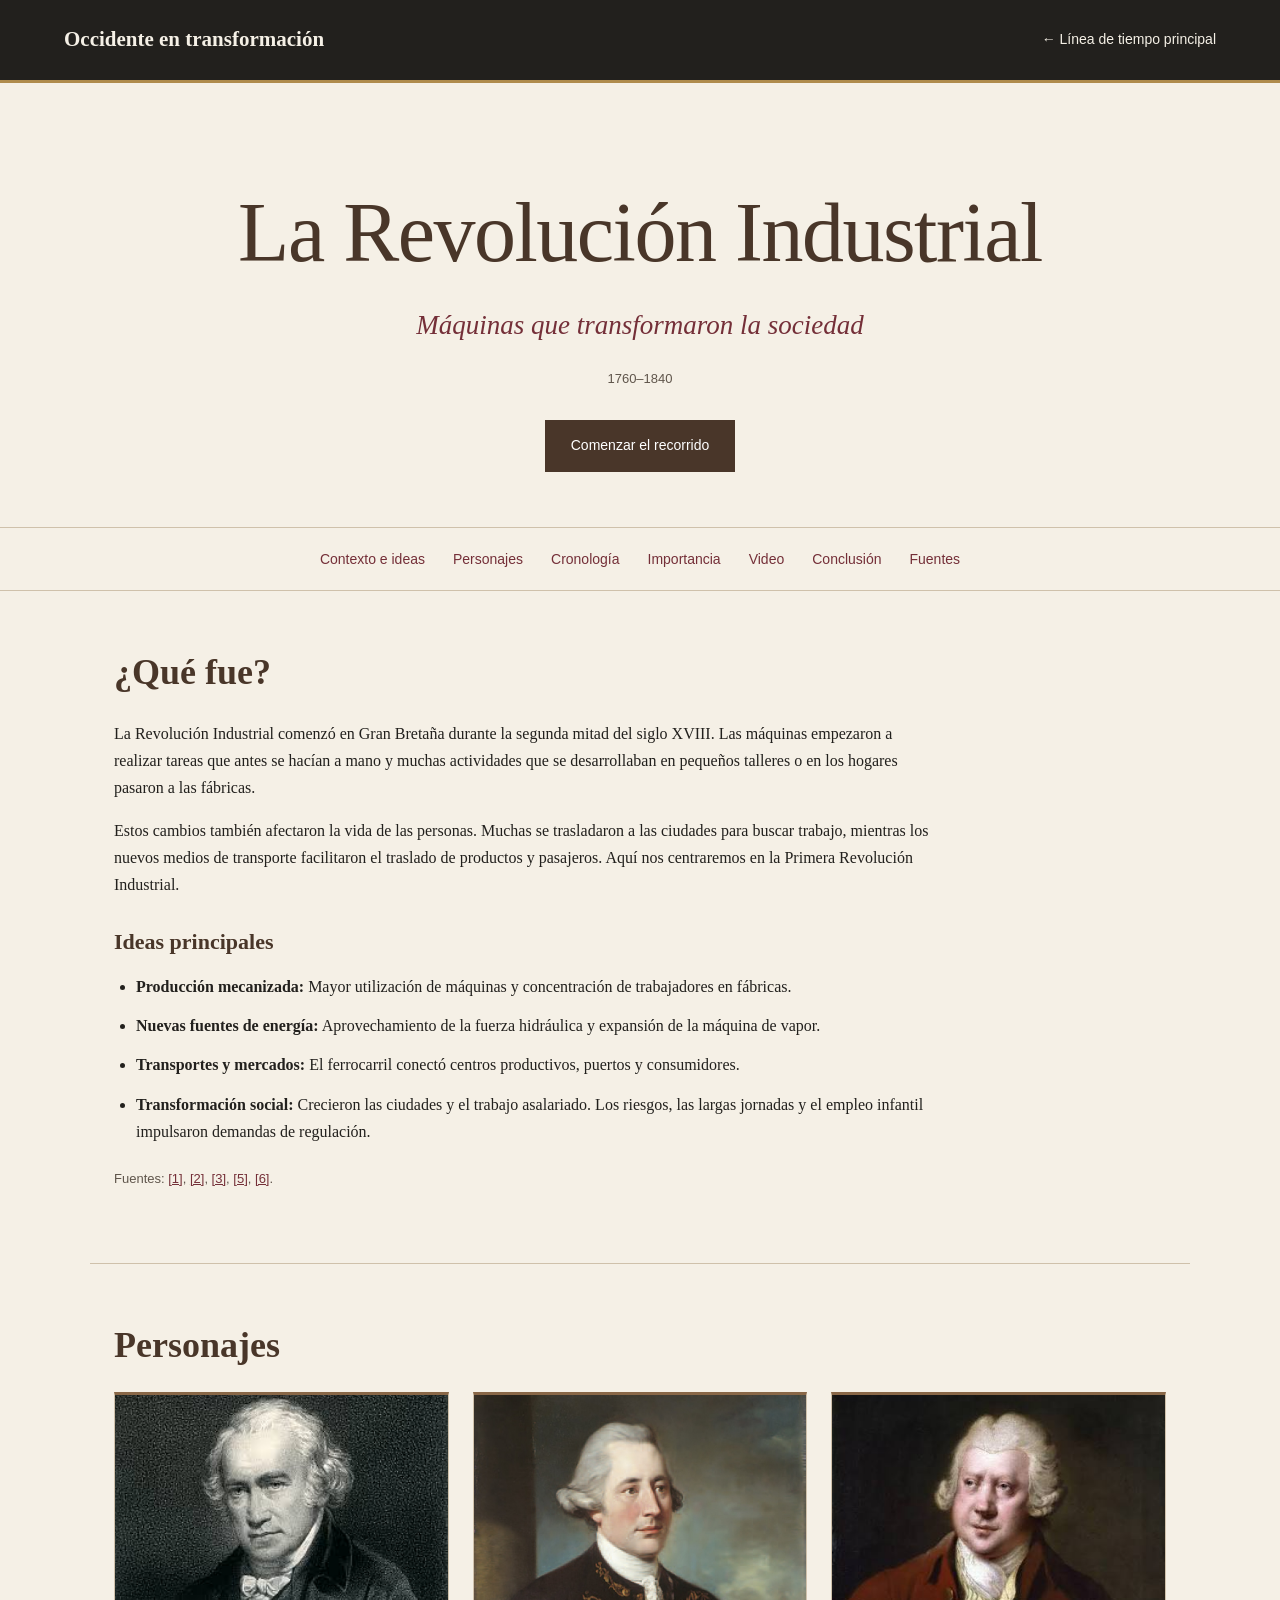
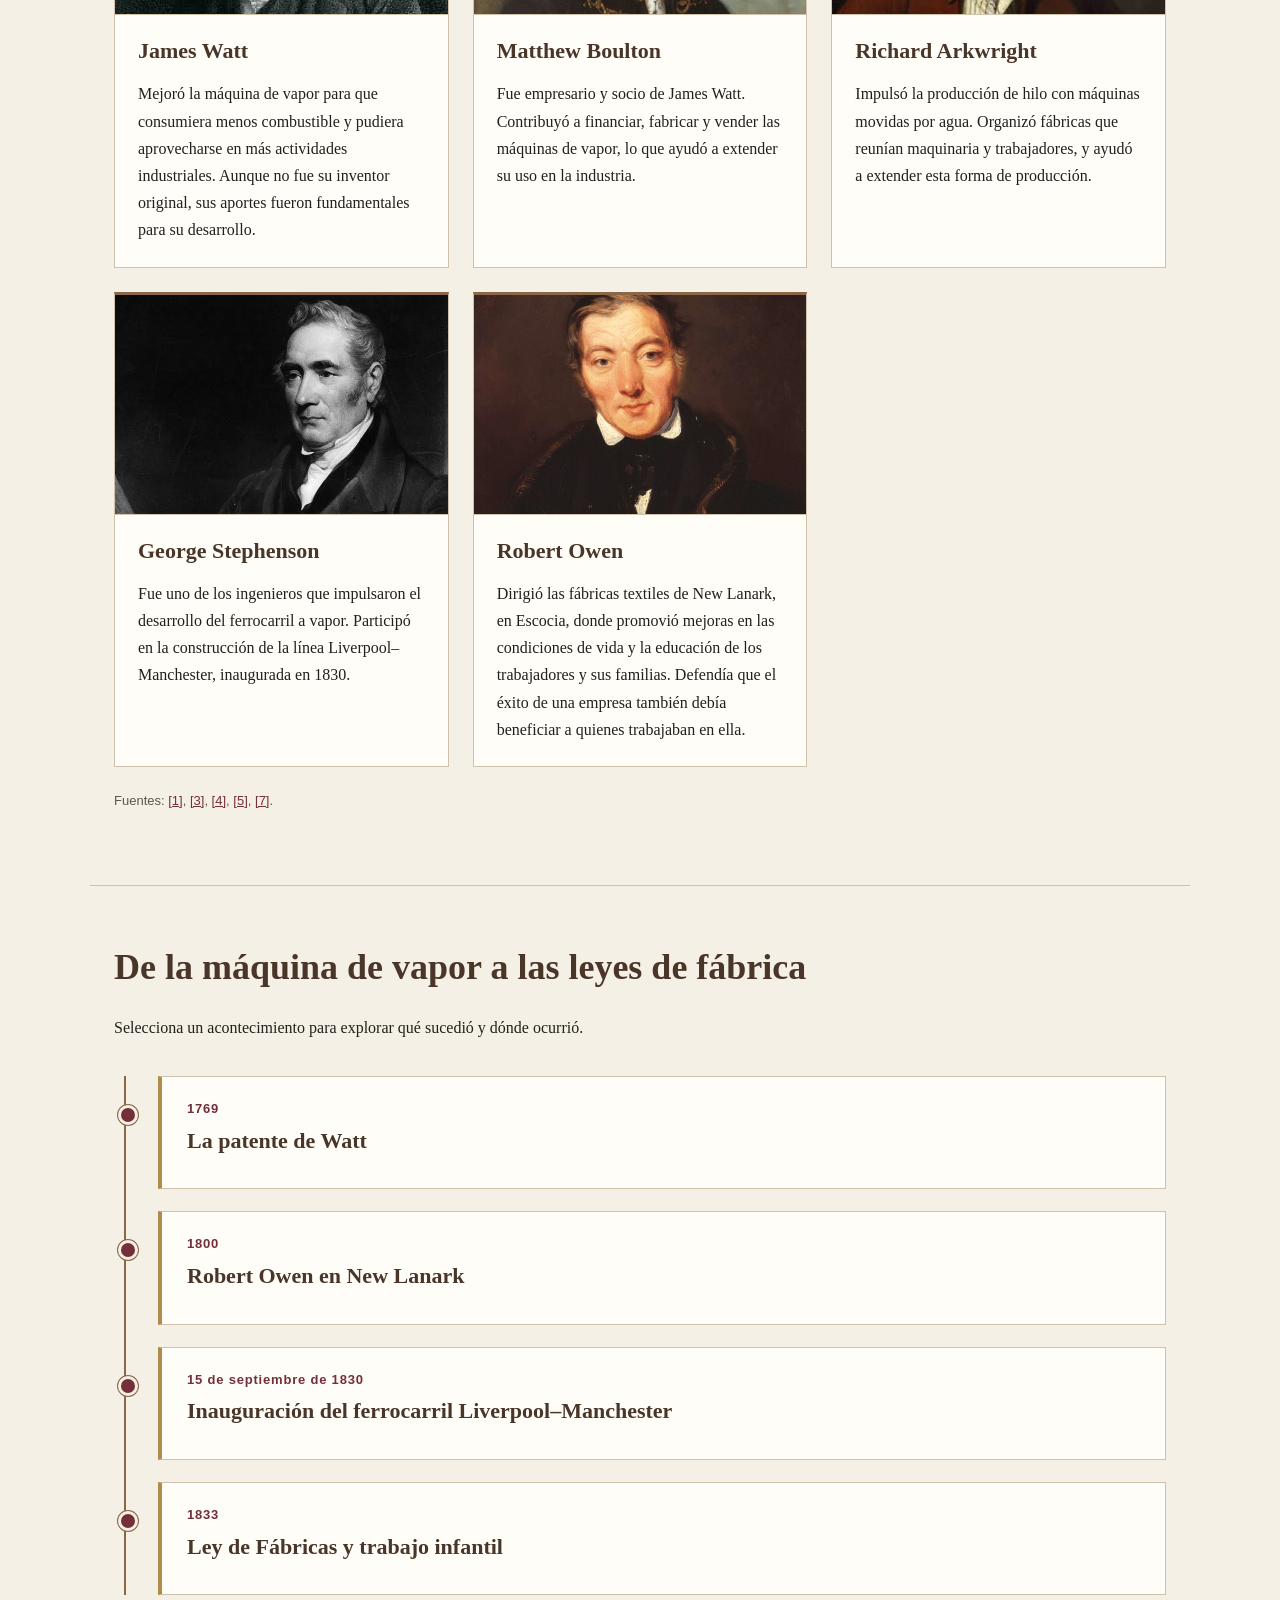
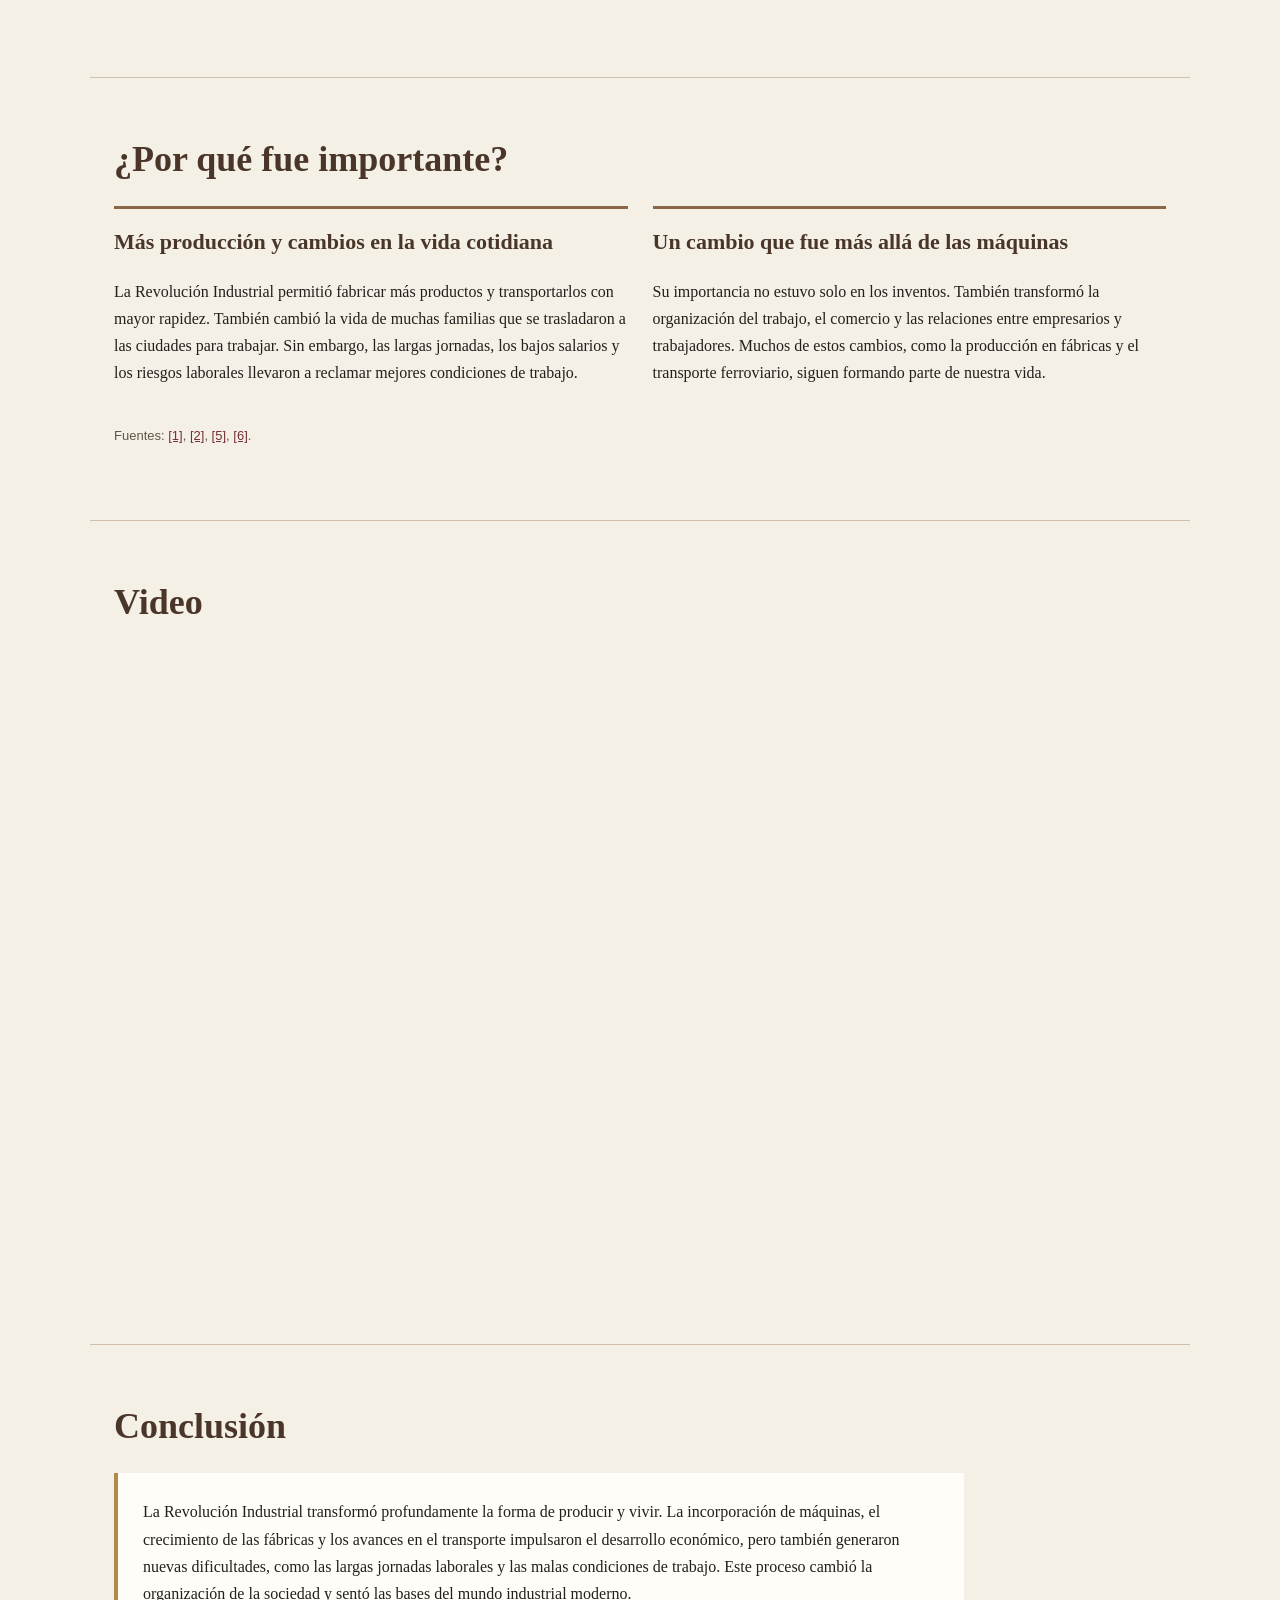
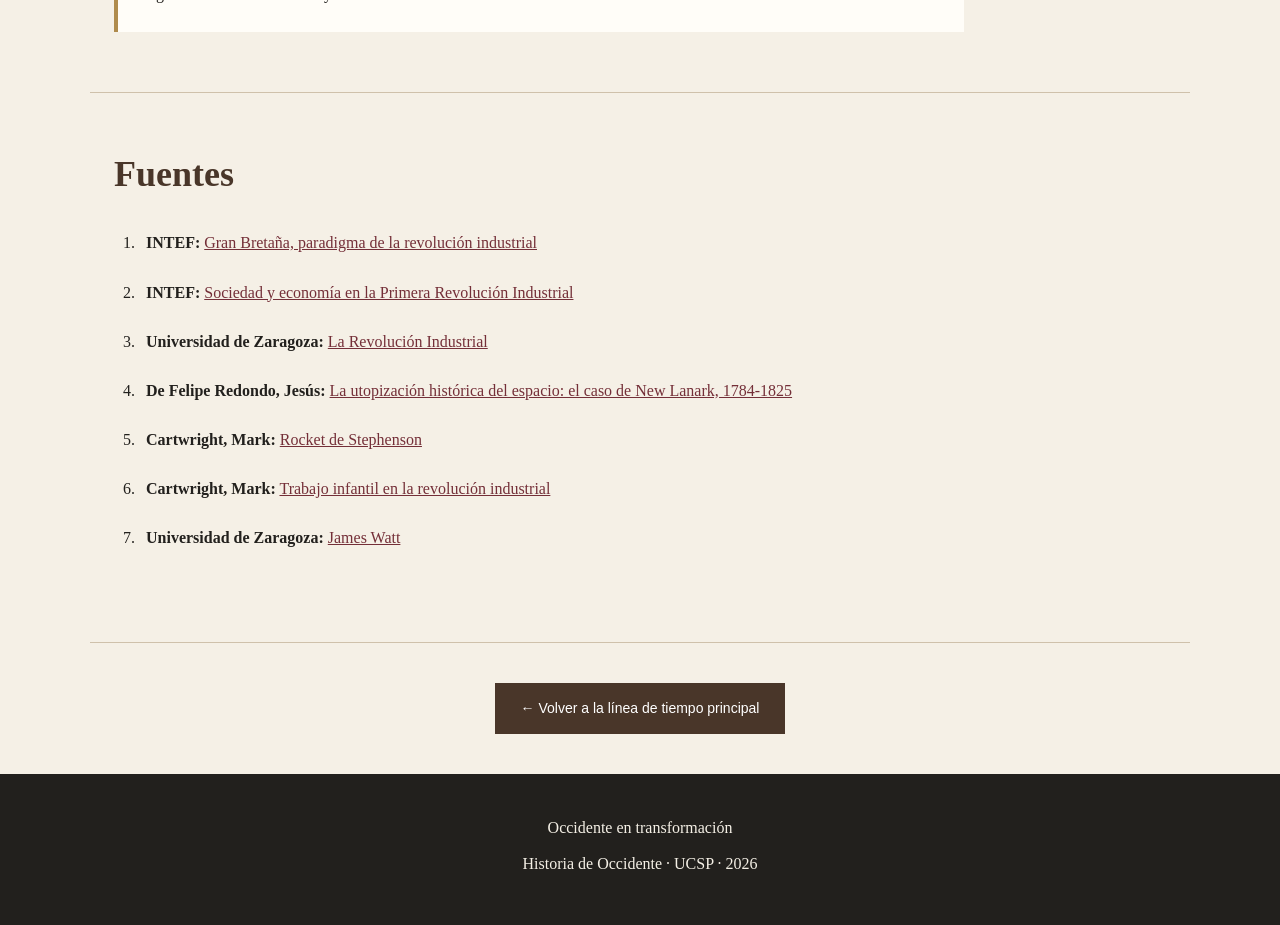
<file: revolucion-industrial.html>
<!DOCTYPE html>
<html lang="es">
<head>
    <meta charset="UTF-8">
    <meta name="viewport" content="width=device-width, initial-scale=1.0">
    <meta name="description" content="Revolución Industrial: ideas, protagonistas y acontecimientos históricos con fuentes institucionales.">
    <title>Revolución Industrial | Occidente en transformación</title>
    <link rel="stylesheet" href="estilos.css">
</head>
<body class="pagina-tema">
    <header class="encabezado">
        <a class="nombre-sitio" href="index.html">Occidente en transformación</a>
        <nav><a href="index.html#linea-tiempo">← Línea de tiempo principal</a></nav>
    </header>
    <main>
        <section class="portada portada-tema">
            <h1 id="titulo-principal">La Revolución Industrial</h1>
            <p class="subtitulo">Máquinas que transformaron la sociedad</p>
            <p class="periodo-tema">1760–1840</p>
            <a class="boton" href="#contexto">Comenzar el recorrido</a>
        </section>
        <nav class="indice-tema">
            <a href="#contexto">Contexto e ideas</a>
            <a href="#personajes">Personajes</a>
            <a href="#cronologia">Cronología</a>
            <a href="#importancia">Importancia</a>
            <a href="#video">Video</a>
            <a href="#conclusion">Conclusión</a>
            <a href="#fuentes">Fuentes</a>
        </nav>
        <section class="seccion" id="contexto">
            <h2 id="titulo-contexto">¿Qué fue?</h2>
            <p>
                La Revolución Industrial comenzó en Gran Bretaña durante la segunda mitad del siglo XVIII. Las máquinas 
                empezaron a realizar tareas que antes se hacían a mano y muchas actividades que se desarrollaban en pequeños 
                talleres o en los hogares pasaron a las fábricas.
            </p>
            <p>
                Estos cambios también afectaron la vida de las personas. Muchas se trasladaron a las ciudades para buscar 
                trabajo, mientras los nuevos medios de transporte facilitaron el traslado de productos y pasajeros. Aquí 
                nos centraremos en la Primera Revolución Industrial.
            </p>
            <h3 class="titulo-secundario">Ideas principales</h3>
            <ul class="ideas-tema">
                <li><strong>Producción mecanizada:</strong> Mayor utilización de máquinas y concentración de trabajadores en fábricas.</li>
                <li><strong>Nuevas fuentes de energía:</strong> Aprovechamiento de la fuerza hidráulica y expansión de la máquina de vapor.</li>
                <li><strong>Transportes y mercados:</strong> El ferrocarril conectó centros productivos, puertos y consumidores.</li>
                <li><strong>Transformación social:</strong> Crecieron las ciudades y el trabajo asalariado. Los riesgos, las largas jornadas y el empleo infantil impulsaron demandas de regulación.</li>
            </ul>
            <p class="referencias-breves">
                Fuentes:
                <a href="#fuente-1">[1]</a>,
                <a href="#fuente-2">[2]</a>,
                <a href="#fuente-3">[3]</a>,
                <a href="#fuente-5">[5]</a>,
                <a href="#fuente-6">[6]</a>.
            </p>
        </section>
        <section class="seccion" id="personajes">
            <h2 id="titulo-personajes">Personajes</h2>
            <div class="rejilla-personajes">
                <article class="personaje">
                    <img class="foto-personaje" src="img/watt.jpg">
                    <div class="texto-personaje">
                        <h3>James Watt</h3>
                        <p>
                            Mejoró la máquina de vapor para que consumiera menos combustible y pudiera aprovecharse 
                            en más actividades industriales. Aunque no fue su inventor original, sus aportes fueron 
                            fundamentales para su desarrollo.
                        </p>
                    </div>
                </article>
                <article class="personaje">
                    <img class="foto-personaje" src="img/boulton.jpg">
                    <div class="texto-personaje">
                        <h3>Matthew Boulton</h3>
                        <p>
                            Fue empresario y socio de James Watt. Contribuyó a financiar, fabricar y vender las 
                            máquinas de vapor, lo que ayudó a extender su uso en la industria.
                        </p>
                    </div>
                </article>
                <article class="personaje">
                    <img class="foto-personaje" src="img/arkwright.jpg">
                    <div class="texto-personaje">
                        <h3>Richard Arkwright</h3>
                        <p>
                            Impulsó la producción de hilo con máquinas movidas por agua. Organizó fábricas que 
                            reunían maquinaria y trabajadores, y ayudó a extender esta forma de producción.
                        </p>
                    </div>
                </article>
                <article class="personaje">
                    <img class="foto-personaje" src="img/stephenson.jpg">
                    <div class="texto-personaje">
                        <h3>George Stephenson</h3>
                        <p>
                            Fue uno de los ingenieros que impulsaron el desarrollo del ferrocarril a vapor. 
                            Participó en la construcción de la línea Liverpool–Manchester, inaugurada en 1830.
                        </p>
                    </div>
                </article>
                <article class="personaje">
                    <img class="foto-personaje" src="img/owen.jpg">
                    <div class="texto-personaje">
                        <h3>Robert Owen</h3>
                        <p>
                            Dirigió las fábricas textiles de New Lanark, en Escocia, donde promovió mejoras en 
                            las condiciones de vida y la educación de los trabajadores y sus familias. Defendía 
                            que el éxito de una empresa también debía beneficiar a quienes trabajaban en ella.
                        </p>
                    </div>
                </article>
            </div>
            <p class="referencias-breves">
                Fuentes:
                <a href="#fuente-1">[1]</a>,
                <a href="#fuente-3">[3]</a>,
                <a href="#fuente-4">[4]</a>,
                <a href="#fuente-5">[5]</a>,
                <a href="#fuente-7">[7]</a>.
            </p>
        </section>
        <section class="seccion" id="cronologia">
            <h2 id="titulo-cronologia">De la máquina de vapor a las leyes de fábrica</h2>
            <p>Selecciona un acontecimiento para explorar qué sucedió y dónde ocurrió.</p>
            <ol class="cronologia-eventos">
                <li class="evento">
                    <button type="button" class="boton-evento" id="evento-1" popovertarget="ventana-1" popovertargetaction="show">
                        <span class="fecha-evento">1769</span>
                        <span class="titulo-evento">La patente de Watt</span>
                    </button>
                </li>
                <li class="evento">
                    <button type="button" class="boton-evento" id="evento-2" popovertarget="ventana-2" popovertargetaction="show">
                        <span class="fecha-evento">1800</span>
                        <span class="titulo-evento">Robert Owen en New Lanark</span>
                    </button>
                </li>
                <li class="evento">
                    <button type="button" class="boton-evento" id="evento-3" popovertarget="ventana-3" popovertargetaction="show">
                        <span class="fecha-evento">15 de septiembre de 1830</span>
                        <span class="titulo-evento">Inauguración del ferrocarril Liverpool–Manchester</span>
                    </button>
                </li>
                <li class="evento">
                    <button type="button" class="boton-evento" id="evento-4" popovertarget="ventana-4" popovertargetaction="show">
                        <span class="fecha-evento">1833</span>
                        <span class="titulo-evento">Ley de Fábricas y trabajo infantil</span>
                    </button>
                </li>
            </ol>
        </section>
        <div class="ventana-evento" id="ventana-1" popover="auto">
            <div class="interior-ventana">
                <div class="fila-cerrar">
                    <button type="button" popovertarget="ventana-1" popovertargetaction="hide" autofocus class="cerrar-ventana">Cerrar ×</button>
                </div>
                <p class="etiqueta">1769</p>
                <h2 id="titulo-ventana-1">La patente de Watt</h2>
                <p class="lugar-evento"><strong>Lugar:</strong> Gran Bretaña.</p>
                <p>
                    James Watt patentó una mejora de la máquina de vapor: un condensador separado que permitía enfriar 
                    el vapor sin enfriar también el cilindro. Así se reducía el consumo de combustible. Más adelante, 
                    junto con Matthew Boulton, fabricó y comercializó máquinas que se utilizaron en distintas actividades industriales.
                </p>
                <p class="referencias-breves">
                    Fuentes:
                    <a href="#fuente-3">[3]</a>, 
                    <a href="#fuente-7">[7]</a>.
                </p>
            </div>
        </div>
        <div class="ventana-evento" id="ventana-2" popover="auto">
            <div class="interior-ventana">
                <div class="fila-cerrar">
                    <button type="button" popovertarget="ventana-2" popovertargetaction="hide" autofocus class="cerrar-ventana">Cerrar ×</button>
                </div>
                <p class="etiqueta">1800</p>
                <h2 id="titulo-ventana-2">Robert Owen en New Lanark</h2>
                <p class="lugar-evento"><strong>Lugar:</strong> New Lanark, Escocia.</p>
                <p>
                    Robert Owen asumió la dirección de las fábricas textiles de New Lanark. Allí promovió mejoras en las condiciones 
                    de vida y en la educación de los trabajadores y sus familias. Su experiencia buscaba demostrar que una empresa 
                    podía obtener beneficios y, al mismo tiempo, preocuparse por el bienestar de quienes trabajaban en ella.
                </p>
                <p class="referencias-breves">
                    Fuente:
                    <a href="#fuente-4">[4]</a>.
                </p>
            </div>
        </div>
        <div class="ventana-evento" id="ventana-3" popover="auto">
            <div class="interior-ventana">
                <div class="fila-cerrar">
                    <button type="button" popovertarget="ventana-3" popovertargetaction="hide" autofocus class="cerrar-ventana">Cerrar ×</button>
                </div>
                <p class="etiqueta">15 de septiembre de 1830</p>
                <h2 id="titulo-ventana-3">Inauguración del ferrocarril Liverpool–Manchester</h2>
                <p class="lugar-evento"><strong>Lugar:</strong> Liverpool y Manchester, Inglaterra.</p>
                <p>
                    Se inauguró una línea ferroviaria que conectaba el puerto de Liverpool con Manchester, una importante 
                    ciudad textil. Permitió transportar pasajeros, materias primas y productos con mayor rapidez. George 
                    Stephenson participó como ingeniero en su construcción.
                </p>
                <p class="referencias-breves">
                    Fuente:
                    <a href="#fuente-5">[5]</a>.
                </p>
            </div>
        </div>
        <div class="ventana-evento" id="ventana-4" popover="auto">
            <div class="interior-ventana">
                <div class="fila-cerrar">
                    <button type="button" popovertarget="ventana-4" popovertargetaction="hide" autofocus class="cerrar-ventana">Cerrar ×</button>
                </div>
                <p class="etiqueta">1833</p>
                <h2 id="titulo-ventana-4">Ley de Fábricas y trabajo infantil</h2>
                <p class="lugar-evento"><strong>Lugar:</strong> Reino Unido.</p>
                <p>
                    El Parlamento británico aprobó una ley para proteger a los menores que trabajaban en determinadas fábricas 
                    textiles. La norma limitó sus horarios, estableció obligaciones de enseñanza e incorporó inspectores para 
                    vigilar su cumplimiento. Fue un avance, aunque no acabó con el trabajo infantil ni protegió a todos los sectores.
                </p>
                <p class="referencias-breves">
                    Fuente:
                    <a href="#fuente-6">[6]</a>.
                </p>
            </div>
        </div>
        <section class="seccion" id="importancia">
            <h2 id="titulo-importancia">¿Por qué fue importante?</h2>
            <div class="importancia-tema">
                <article class="bloque-importancia">
                    <h3>Más producción y cambios en la vida cotidiana</h3>
                    <p>
                        La Revolución Industrial permitió fabricar más productos y transportarlos con mayor rapidez. También cambió la vida 
                        de muchas familias que se trasladaron a las ciudades para trabajar. Sin embargo, las largas jornadas, los bajos 
                        salarios y los riesgos laborales llevaron a reclamar mejores condiciones de trabajo.
                    </p>
                </article>
                <article class="bloque-importancia">
                    <h3>Un cambio que fue más allá de las máquinas</h3>
                    <p>
                        Su importancia no estuvo solo en los inventos. También transformó la organización del trabajo, el comercio 
                        y las relaciones entre empresarios y trabajadores. Muchos de estos cambios, como la producción en fábricas 
                        y el transporte ferroviario, siguen formando parte de nuestra vida.
                    </p>
                </article>
            </div>
            <p class="referencias-breves">
                Fuentes:
                <a href="#fuente-1">[1]</a>,
                <a href="#fuente-2">[2]</a>,
                <a href="#fuente-5">[5]</a>,
                <a href="#fuente-6">[6]</a>.
            </p>
        </section>
        <section class="seccion" id="video">
            <h2>Video</h2>
            <div style="width: 100%; aspect-ratio: 16 / 9; margin: 30px 0;">
                <iframe
                    src="https://www.youtube.com/embed/-zu8JUfwYtE"
                    title="Video sobre la Revolución Industrial"
                    style="width: 100%; height: 100%; border: 0;"
                    allowfullscreen>
                </iframe>
            </div>
        </section>
        <section class="seccion" id="conclusion">
            <h2>Conclusión</h2>
            <div class="conclusion-tema">
                <p>
                    La Revolución Industrial transformó profundamente la forma de
                    producir y vivir. La incorporación de máquinas, el crecimiento
                    de las fábricas y los avances en el transporte impulsaron el
                    desarrollo económico, pero también generaron nuevas dificultades,
                    como las largas jornadas laborales y las malas condiciones de
                    trabajo. Este proceso cambió la organización de la sociedad y
                    sentó las bases del mundo industrial moderno.
                </p>
            </div>
        </section>
        <section class="seccion" id="fuentes">
            <h2 id="titulo-fuentes">Fuentes</h2>
            <ol class="lista-fuentes">
                <li id="fuente-1">
                    <strong>INTEF:</strong>
                    <a href="https://descargas.intef.es/recursos_educativos/It_didac/Geo_Hist_ESO/4/03/01_Primera_revolucion_industrial/gran_bretaa_paradigma_de_la_revolucin_industrial.html" target="_blank">
                        Gran Bretaña, paradigma de la revolución industrial
                    </a>
                </li>
                <li id="fuente-2">
                    <strong>INTEF:</strong>
                    <a href="https://descargas.intef.es/recursos_educativos/RED_ES/04_Bachillerato/1/B_1_039_2025_1000/sociedad_y_economa_en_la_primera_revolucin_industrial.html" target="_blank">
                        Sociedad y economía en la Primera Revolución Industrial
                    </a>
                </li>
                <li id="fuente-3">
                    <strong>Universidad de Zaragoza:</strong>
                    <a href="https://automata.cps.unizar.es/Historia/Webs/la_revolucion_industrial.htm" target="_blank">
                        La Revolución Industrial
                    </a>
                </li>
                <li id="fuente-4">
                    <strong>De Felipe Redondo, Jesús:</strong>
                    <a href="https://doi.org/10.1387/hc.23991" target="_blank">
                        La utopización histórica del espacio: el caso de New Lanark, 1784-1825
                    </a>
                </li>
                <li id="fuente-5">
                    <strong>Cartwright, Mark:</strong>
                    <a href="https://www.worldhistory.org/trans/es/1-21550/rocket-de-stephenson/" target="_blank">
                        Rocket de Stephenson
                    </a>
                </li>
                <li id="fuente-6">
                    <strong>Cartwright, Mark:</strong>
                    <a href="https://www.worldhistory.org/trans/es/2-2216/trabajo-infantil-en-la-revolucion-industrial-brita/" target="_blank">
                        Trabajo infantil en la revolución industrial
                    </a>
                </li>
                <li id="fuente-7">
                    <strong>Universidad de Zaragoza:</strong>
                    <a href="https://automata.cps.unizar.es/Biografias/Watt.htm" target="_blank">
                        James Watt
                    </a>
                </li>
            </ol>
        </section>
        <div class="regreso-final"><a class="boton" href="index.html#linea-tiempo">← Volver a la línea de tiempo principal</a></div>
    </main>
    <footer class="pie"><p>Occidente en transformación</p><p>Historia de Occidente · UCSP · 2026</p></footer>
</body>
</html>
</file>
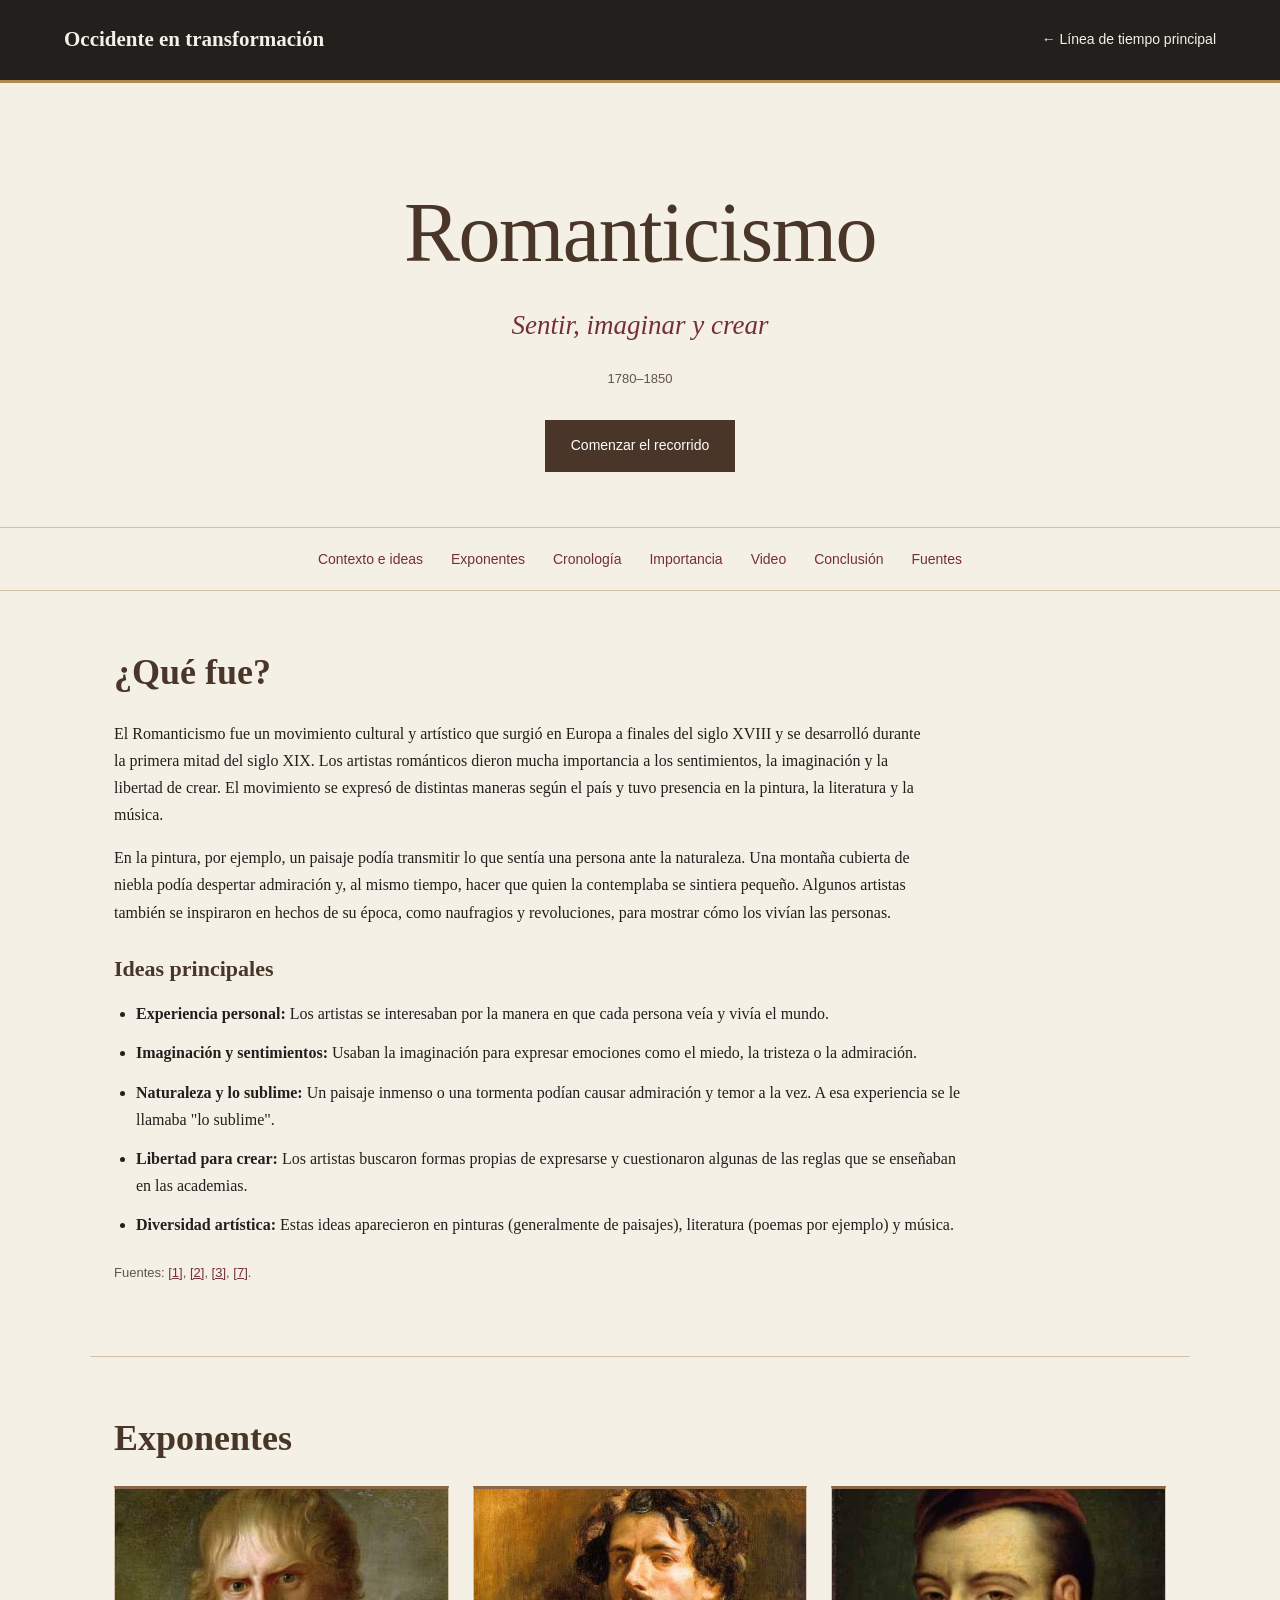
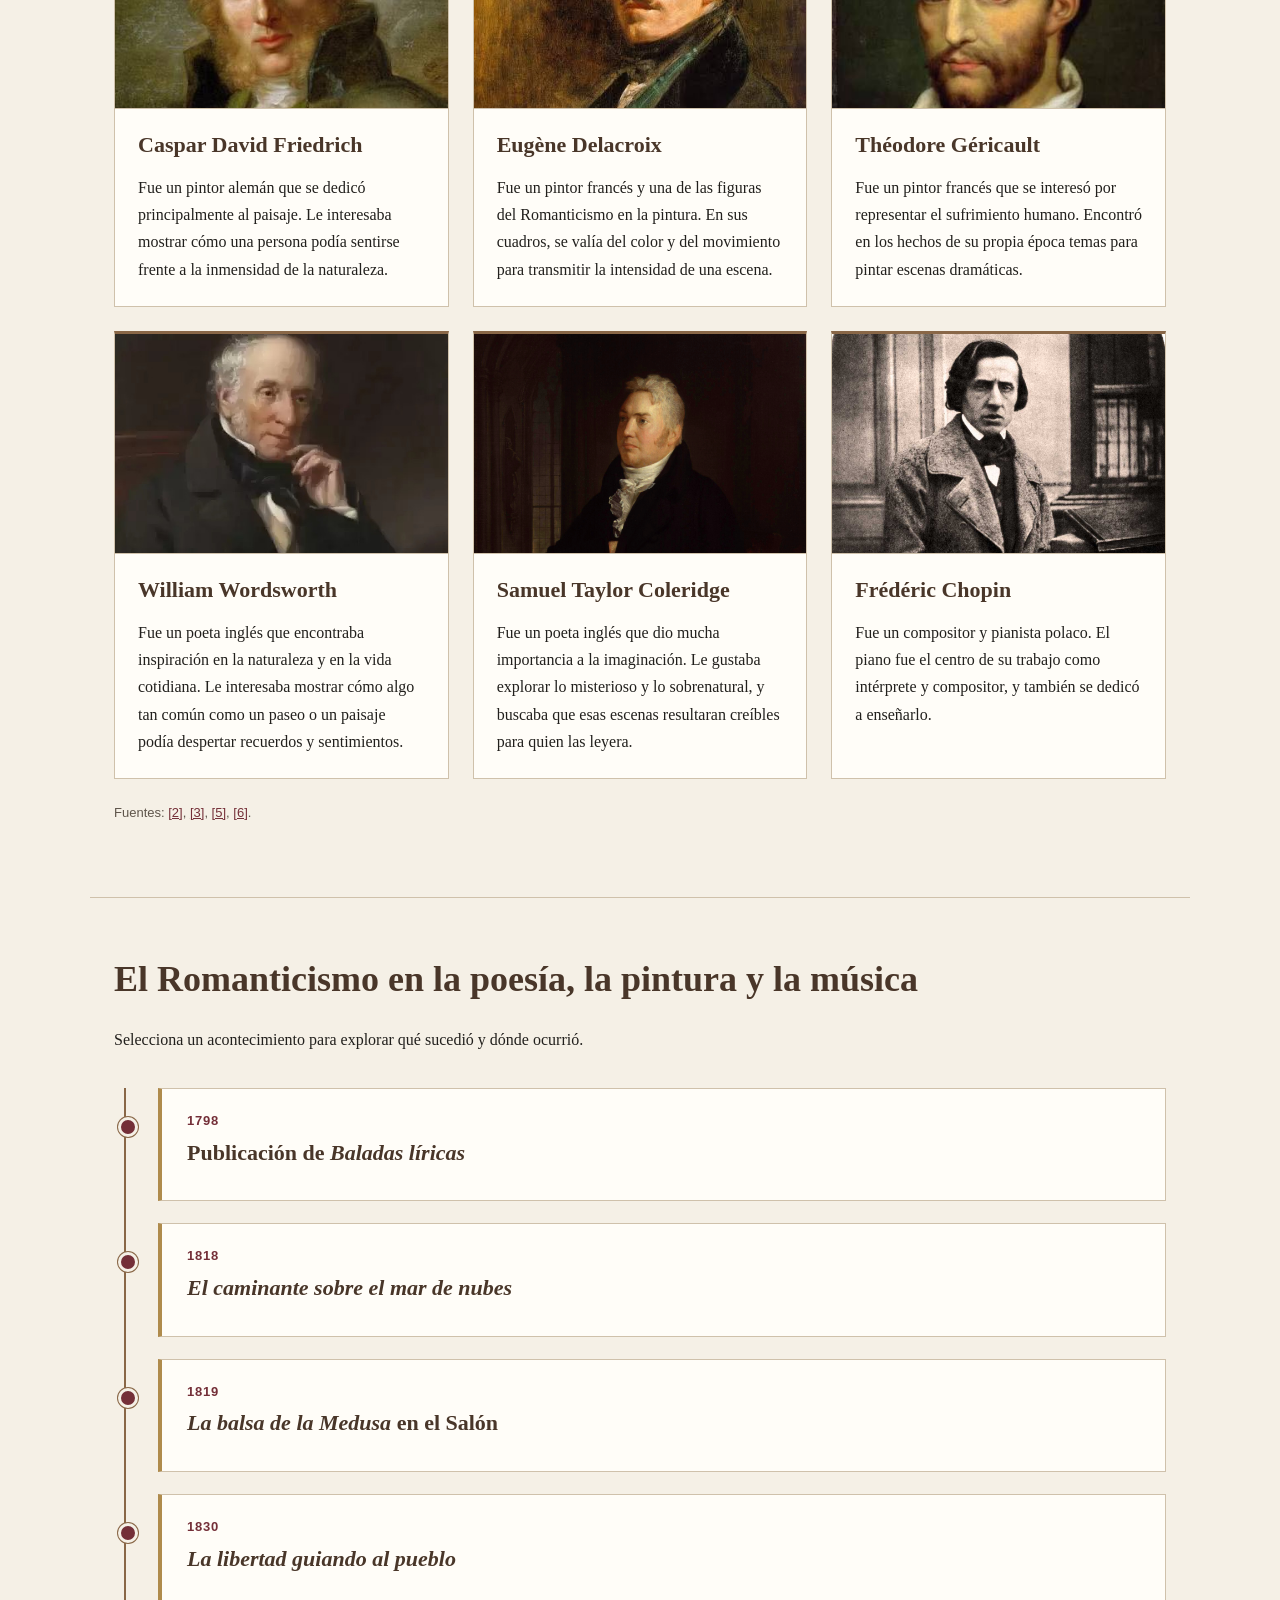
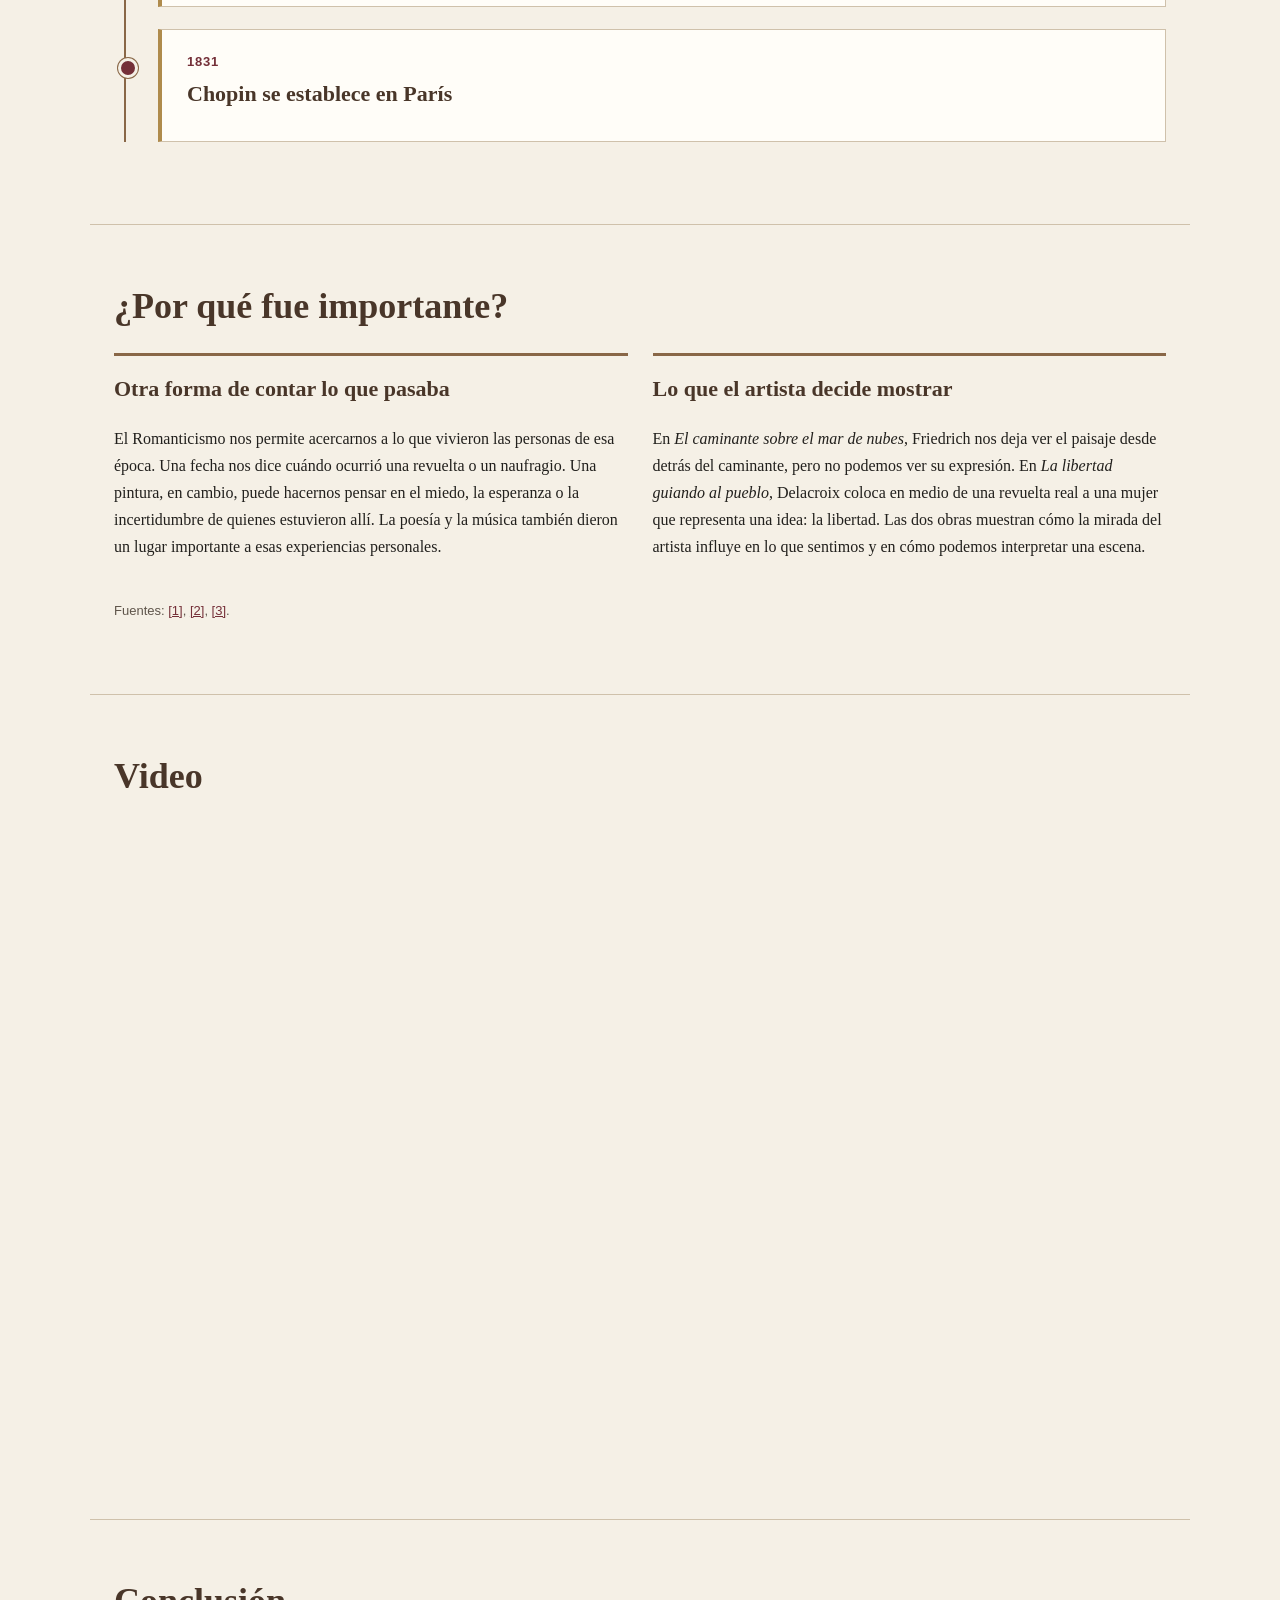
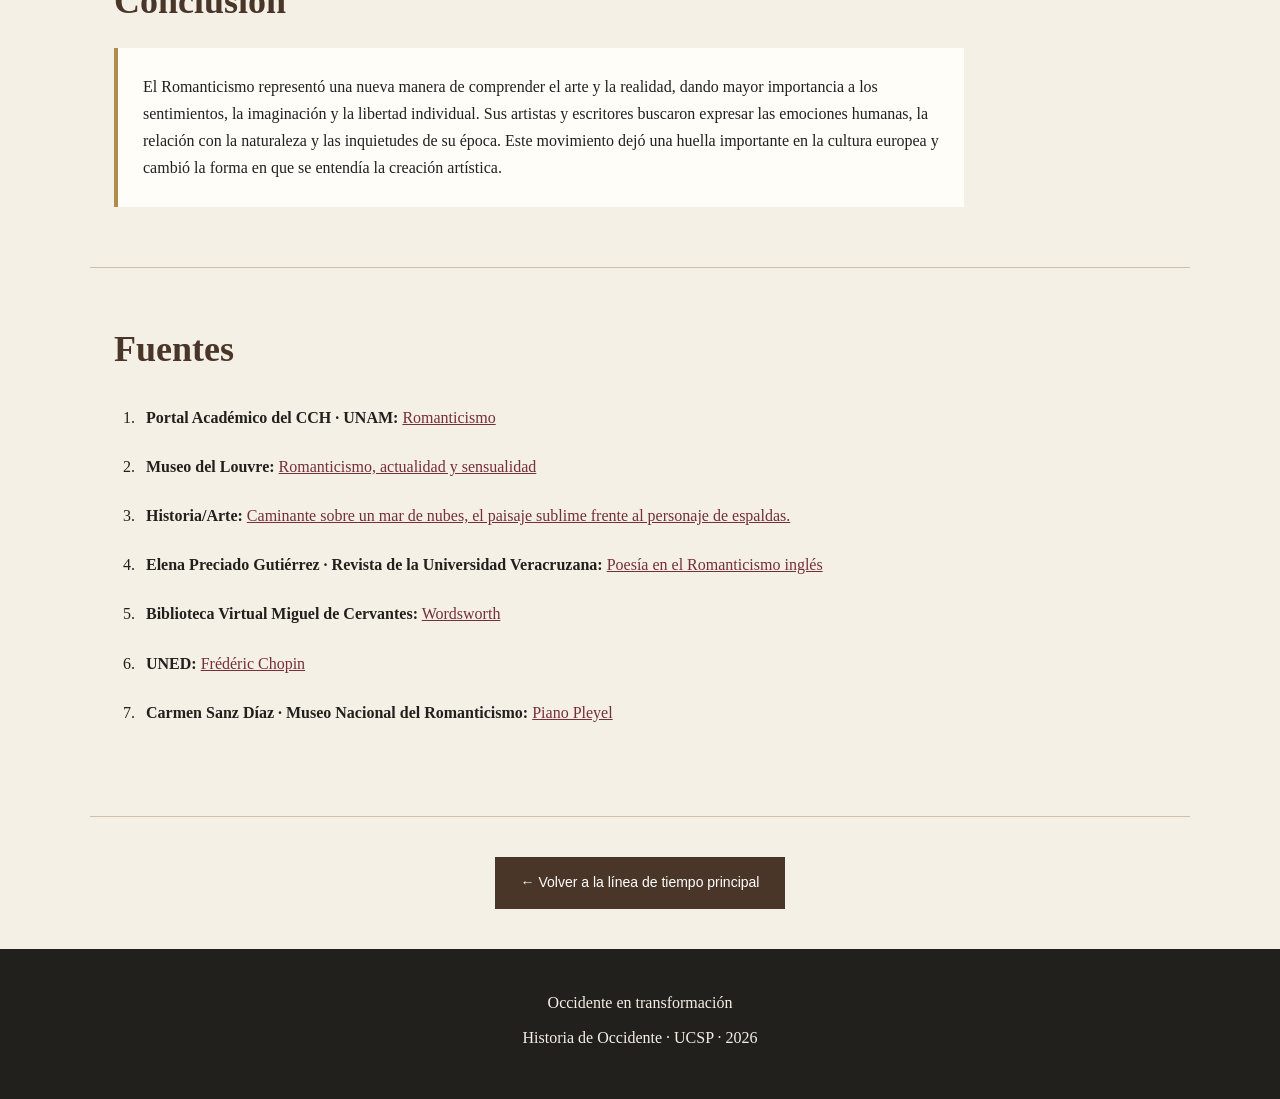
<file: romanticismo.html>
<!DOCTYPE html>
<html lang="es">
<head>
    <meta charset="UTF-8">
    <meta name="viewport" content="width=device-width, initial-scale=1.0">
    <meta name="description" content="Romanticismo: ideas, protagonistas y acontecimientos históricos con fuentes institucionales.">
    <title>Romanticismo | Occidente en transformación</title>
    <link rel="stylesheet" href="estilos.css">
</head>
<body class="pagina-tema">
    <header class="encabezado">
        <a class="nombre-sitio" href="index.html">Occidente en transformación</a>
        <nav><a href="index.html#linea-tiempo">← Línea de tiempo principal</a></nav>
    </header>
    <main>
        <section class="portada portada-tema">
            <h1 id="titulo-principal">Romanticismo</h1>
            <p class="subtitulo">Sentir, imaginar y crear</p>
            <p class="periodo-tema">1780–1850</p>
            <a class="boton" href="#contexto">Comenzar el recorrido</a>
        </section>
        <nav class="indice-tema">
            <a href="#contexto">Contexto e ideas</a>
            <a href="#personajes">Exponentes</a>
            <a href="#cronologia">Cronología</a>
            <a href="#importancia">Importancia</a>
            <a href="#video">Video</a>
            <a href="#conclusion">Conclusión</a>
            <a href="#fuentes">Fuentes</a>
        </nav>
        <section class="seccion" id="contexto">
            <h2 id="titulo-contexto">¿Qué fue?</h2>
            <p>
                El Romanticismo fue un movimiento cultural y artístico que surgió en Europa a finales del siglo XVIII 
                y se desarrolló durante la primera mitad del siglo XIX. Los artistas románticos dieron mucha importancia 
                a los sentimientos, la imaginación y la libertad de crear. El movimiento se expresó de distintas maneras 
                según el país y tuvo presencia en la pintura, la literatura y la música.
            </p>
            <p>
                En la pintura, por ejemplo, un paisaje podía transmitir lo que sentía una persona ante la naturaleza. Una 
                montaña cubierta de niebla podía despertar admiración y, al mismo tiempo, hacer que quien la contemplaba 
                se sintiera pequeño. Algunos artistas también se inspiraron en hechos de su época, como naufragios y 
                revoluciones, para mostrar cómo los vivían las personas.
            </p>
            <h3 class="titulo-secundario">Ideas principales</h3>
            <ul class="ideas-tema">
                <li><strong>Experiencia personal:</strong> Los artistas se interesaban por la manera en que cada persona veía y vivía el mundo.</li>
                <li><strong>Imaginación y sentimientos:</strong> Usaban la imaginación para expresar emociones como el miedo, la tristeza o la admiración.</li>
                <li><strong>Naturaleza y lo sublime:</strong> Un paisaje inmenso o una tormenta podían causar admiración y temor a la vez. A esa experiencia se le llamaba "lo sublime".</li>
                <li><strong>Libertad para crear:</strong> Los artistas buscaron formas propias de expresarse y cuestionaron algunas de las reglas que se enseñaban en las academias.</li>
                <li><strong>Diversidad artística:</strong> Estas ideas aparecieron en pinturas (generalmente de paisajes), literatura (poemas por ejemplo) y música.</li>
            </ul>
            <p class="referencias-breves">
                Fuentes:
                <a href="#fuente-1">[1]</a>,
                <a href="#fuente-2">[2]</a>,
                <a href="#fuente-3">[3]</a>,
                <a href="#fuente-7">[7]</a>.
            </p>
        </section>
        <section class="seccion" id="personajes">
            <h2 id="titulo-personajes">Exponentes</h2>
            <div class="rejilla-personajes">
                <article class="personaje">
                    <img class="foto-personaje" src="img/friedrich.jpg">
                    <div class="texto-personaje">
                        <h3>Caspar David Friedrich</h3>
                        <p>
                            Fue un pintor alemán que se dedicó principalmente al paisaje. Le interesaba 
                            mostrar cómo una persona podía sentirse frente a la inmensidad de la naturaleza.
                        </p>
                    </div>
                </article>
                <article class="personaje">
                    <img class="foto-personaje" src="img/delacroix.jpg">
                    <div class="texto-personaje">
                        <h3>Eugène Delacroix</h3>
                        <p>
                            Fue un pintor francés y una de las figuras del Romanticismo en la pintura. En 
                            sus cuadros, se valía del color y del movimiento para transmitir la intensidad de una escena.
                        </p>
                    </div>
                </article>
                <article class="personaje">
                    <img class="foto-personaje" src="img/gericault.jpg">
                    <div class="texto-personaje">
                        <h3>Théodore Géricault</h3>
                        <p>
                            Fue un pintor francés que se interesó por representar el sufrimiento humano. Encontró 
                            en los hechos de su propia época temas para pintar escenas dramáticas.
                        </p>
                    </div>
                </article>
                <article class="personaje">
                    <img class="foto-personaje" src="img/wordsworth.jpg">
                    <div class="texto-personaje">
                        <h3>William Wordsworth</h3>
                        <p>
                            Fue un poeta inglés que encontraba inspiración en la naturaleza y en la vida 
                            cotidiana. Le interesaba mostrar cómo algo tan común como un paseo o un paisaje 
                            podía despertar recuerdos y sentimientos.
                        </p>
                    </div>
                </article>
                <article class="personaje">
                    <img class="foto-personaje" src="img/coleridge.jpg">
                    <div class="texto-personaje">
                        <h3>Samuel Taylor Coleridge</h3>
                        <p>
                            Fue un poeta inglés que dio mucha importancia a la imaginación. Le gustaba 
                            explorar lo misterioso y lo sobrenatural, y buscaba que esas escenas resultaran 
                            creíbles para quien las leyera.
                        </p>
                    </div>
                </article>
                <article class="personaje">
                    <img class="foto-personaje" src="img/chopin.jpg">
                    <div class="texto-personaje">
                        <h3>Frédéric Chopin</h3>
                        <p>
                            Fue un compositor y pianista polaco. El piano fue el centro de su trabajo como 
                            intérprete y compositor, y también se dedicó a enseñarlo.
                        </p>
                    </div>
                </article>
            </div>
            <p class="referencias-breves">
                Fuentes:
                <a href="#fuente-2">[2]</a>,
                <a href="#fuente-3">[3]</a>,
                <a href="#fuente-5">[5]</a>,
                <a href="#fuente-6">[6]</a>.
            </p>
        </section>
        <section class="seccion" id="cronologia">
            <h2 id="titulo-cronologia">El Romanticismo en la poesía, la pintura y la música</h2>
            <p>Selecciona un acontecimiento para explorar qué sucedió y dónde ocurrió.</p>
            <ol class="cronologia-eventos">
                <li class="evento">
                    <button type="button" class="boton-evento" id="evento-1" popovertarget="ventana-1" popovertargetaction="show">
                        <span class="fecha-evento">1798</span>
                        <span class="titulo-evento">Publicación de <i>Baladas líricas</i></span>
                    </button>
                </li>
                <li class="evento">
                    <button type="button" class="boton-evento" id="evento-2" popovertarget="ventana-2" popovertargetaction="show">
                        <span class="fecha-evento">1818</span>
                        <span class="titulo-evento"><i>El caminante sobre el mar de nubes</i></span>
                    </button>
                </li>
                <li class="evento">
                    <button type="button" class="boton-evento" id="evento-3" popovertarget="ventana-3" popovertargetaction="show">
                        <span class="fecha-evento">1819</span>
                        <span class="titulo-evento"><i>La balsa de la Medusa</i> en el Salón</span>
                    </button>
                </li>
                <li class="evento">
                    <button type="button" class="boton-evento" id="evento-4" popovertarget="ventana-4" popovertargetaction="show">
                        <span class="fecha-evento">1830</span>
                        <span class="titulo-evento"><i>La libertad guiando al pueblo</i></span>
                    </button>
                </li>
                <li class="evento">
                    <button type="button" class="boton-evento" id="evento-5" popovertarget="ventana-5" popovertargetaction="show">
                        <span class="fecha-evento">1831</span>
                        <span class="titulo-evento">Chopin se establece en París</span>
                    </button>
                </li>
            </ol>
        </section>
        <div class="ventana-evento" id="ventana-1" popover="auto">
            <div class="interior-ventana">
                <div class="fila-cerrar">
                    <button type="button" popovertarget="ventana-1" popovertargetaction="hide" autofocus class="cerrar-ventana">Cerrar ×</button>
                </div>
                <p class="etiqueta">1798</p>
                <h2 id="titulo-ventana-1">Publicación de Baladas líricas</h2>
                <p class="lugar-evento"><strong>Lugar:</strong> Gran Bretaña.</p>
                <p>
                    Wordsworth y Coleridge publicaron juntos esta colección de poemas. El libro reunía escenas de la 
                    vida cotidiana y relatos con elementos sobrenaturales. También experimentaba con el lenguaje de 
                    la poesía, acercándolo en varios poemas a la forma de hablar de la gente. Con el tiempo, la colección 
                    se convirtió en una obra clave del Romanticismo inglés.
                </p>
                <p class="referencias-breves">
                    Fuentes:
                    <a href="#fuente-4">[4]</a>,
                    <a href="#fuente-5">[5]</a>.
                </p>
            </div>
        </div>
        <div class="ventana-evento" id="ventana-2" popover="auto">
            <div class="interior-ventana">
                <div class="fila-cerrar">
                    <button type="button" popovertarget="ventana-2" popovertargetaction="hide" autofocus class="cerrar-ventana">Cerrar ×</button>
                </div>
                <p class="etiqueta">1818</p>
                <h2 id="titulo-ventana-2">El caminante sobre el mar de nubes</h2>
                <p class="lugar-evento"><strong>Lugar:</strong> Territorios alemanes. La obra se conserva en Hamburgo.</p>
                <figure style="width: 100%; margin: 15px 0; text-align: center;">
                    <img src="img/nubes.jpg" style="display: block; width: 100%; height: 220px; object-fit: contain; margin: 0 auto;">
                </figure>
                <p>
                    Pintado por Friedrich, podemos observar como un hombre de espaldas, de pie sobre unas rocas, mira un 
                    paisaje en el que las montañas sobresalen entre la niebla. Como no vemos su rostro, podemos imaginar 
                    lo que sentiríamos en su lugar. El contraste entre la figura y la extensión del paisaje ayuda a entender 
                    lo sublime: la mezcla de admiración e inquietud ante algo que nos supera.
                </p>
                <p class="referencias-breves">
                    Fuentes:
                    <a href="#fuente-3">[3]</a>.
                </p>
            </div>
        </div>
        <div class="ventana-evento" id="ventana-3" popover="auto">
            <div class="interior-ventana">
                <div class="fila-cerrar">
                    <button type="button" popovertarget="ventana-3" popovertargetaction="hide" autofocus class="cerrar-ventana">Cerrar ×</button>
                </div>
                <p class="etiqueta">1819</p>
                <h2 id="titulo-ventana-3">La balsa de la Medusa en el Salón</h2>
                <p class="lugar-evento"><strong>Lugar:</strong> París, Francia.</p>
                <figure style="width: 100%; margin: 15px 0; text-align: center;">
                    <img src="img/medusa.jpg" style="display: block; width: 100%; height: 220px; object-fit: contain; margin: 0 auto;">
                </figure>
                <p>
                    El cuadro, presentado en el Salón de París de 1819 por Géricault, se inspiró en el naufragio de un barco 
                    francés. En la parte baja de la pintura vemos a varios náufragos tendidos sobre la balsa. Más arriba, 
                    otros se incorporan y agitan una tela para llamar la atención de un barco en el horizonte. La distancia 
                    entre la balsa y el barco deja en suspenso la posibilidad del rescate.
                </p>
                <p class="referencias-breves">
                    Fuentes:
                    <a href="#fuente-2">[2]</a>.
                </p>
            </div>
        </div>
        <div class="ventana-evento" id="ventana-4" popover="auto">
            <div class="interior-ventana">
                <div class="fila-cerrar">
                    <button type="button" popovertarget="ventana-4" popovertargetaction="hide" autofocus class="cerrar-ventana">Cerrar ×</button>
                </div>
                <p class="etiqueta">1830</p>
                <h2 id="titulo-ventana-4">La libertad guiando al pueblo</h2>
                <p class="lugar-evento"><strong>Lugar:</strong> París, Francia.</p>
                <figure style="width: 100%; margin: 15px 0; text-align: center;">
                    <img src="img/libertad.jpg" style="display: block; width: 100%; height: 220px; object-fit: contain; margin: 0 auto;">
                </figure>
                <p>
                    Delacroix buscó representar el levantamiento de julio de 1830 contra Carlos X. En el centro, una mujer 
                    que representa a la Libertad cruza una barricada con la bandera francesa en alto. A su alrededor avanzan 
                    varios rebeldes, mientras en el suelo quedan los cuerpos de quienes cayeron. La escena reúne el impulso 
                    de la revuelta y la violencia de esos días.
                </p>
                <p class="referencias-breves">
                    Fuentes:
                    <a href="#fuente-2">[2]</a>.
                </p>
            </div>
        </div>
        <div class="ventana-evento" id="ventana-5" popover="auto">
            <div class="interior-ventana">
                <div class="fila-cerrar">
                    <button type="button" popovertarget="ventana-5" popovertargetaction="hide" autofocus class="cerrar-ventana">Cerrar ×</button>
                </div>
                <p class="etiqueta">1831</p>
                <h2 id="titulo-ventana-5">Chopin se establece en París</h2>
                <p class="lugar-evento"><strong>Lugar:</strong> París, Francia.</p>
                <p>
                    Chopin llegó a París en 1831 y al año siguiente dio su primer concierto público en la ciudad, 
                    en los salones Pleyel. Esa presentación fue un paso importante para darse a conocer en el 
                    ambiente musical parisino, donde continuó su carrera.
                </p>
                <p class="referencias-breves">
                    Fuentes:
                    <a href="#fuente-6">[6]</a>,
                    <a href="#fuente-7">[7]</a>.
                </p>
            </div>
        </div>
        <section class="seccion" id="importancia">
            <h2 id="titulo-importancia">¿Por qué fue importante?</h2>
            <div class="importancia-tema">
                <article class="bloque-importancia">
                    <h3>Otra forma de contar lo que pasaba</h3>
                    <p>
                        El Romanticismo nos permite acercarnos a lo que vivieron las personas de esa época. Una fecha nos 
                        dice cuándo ocurrió una revuelta o un naufragio. Una pintura, en cambio, puede hacernos pensar en 
                        el miedo, la esperanza o la incertidumbre de quienes estuvieron allí. La poesía y la música también 
                        dieron un lugar importante a esas experiencias personales.
                    </p>
                </article>
                <article class="bloque-importancia">
                    <h3>Lo que el artista decide mostrar</h3>
                    <p>
                        En <i>El caminante sobre el mar de nubes</i>, Friedrich nos deja ver el paisaje desde detrás del caminante, 
                        pero no podemos ver su expresión. En <i>La libertad guiando al pueblo</i>, Delacroix coloca en medio de una 
                        revuelta real a una mujer que representa una idea: la libertad. Las dos obras muestran cómo la mirada 
                        del artista influye en lo que sentimos y en cómo podemos interpretar una escena.
                    </p>
                </article>
            </div>
            <p class="referencias-breves">
                Fuentes:
                <a href="#fuente-1">[1]</a>,
                <a href="#fuente-2">[2]</a>,
                <a href="#fuente-3">[3]</a>.
            </p>
        </section>
        <section class="seccion" id="video">
            <h2>Video</h2>
            <div style="width: 100%; aspect-ratio: 16 / 9; margin: 30px 0;">
                <iframe
                    src="https://www.youtube.com/embed/-zu8JUfwYtE"
                    title="Video sobre el Romanticismo"
                    style="width: 100%; height: 100%; border: 0;"
                    allowfullscreen>
                </iframe>
            </div>
        </section>
        <section class="seccion" id="conclusion">
            <h2>Conclusión</h2>
            <div class="conclusion-tema">
                <p>
                    El Romanticismo representó una nueva manera de comprender el
                    arte y la realidad, dando mayor importancia a los sentimientos,
                    la imaginación y la libertad individual. Sus artistas y
                    escritores buscaron expresar las emociones humanas, la relación
                    con la naturaleza y las inquietudes de su época. Este movimiento
                    dejó una huella importante en la cultura europea y cambió la
                    forma en que se entendía la creación artística.
                </p>
            </div>
        </section>
        <section class="seccion" id="fuentes">
            <h2 id="titulo-fuentes">Fuentes</h2>
            <ol class="lista-fuentes">
                <li id="fuente-1">
                    <strong>Portal Académico del CCH · UNAM:</strong>
                    <a href="https://e1.portalacademico.cch.unam.mx/alumno/historiauniversal1/unidad4/culturaSigloXIX/romanticismo" target="_blank">
                        Romanticismo
                    </a>
                </li>
                <li id="fuente-2">
                    <strong>Museo del Louvre:</strong>
                    <a href="https://www.louvre.fr/es/explora/recorridos/obras-maestras/romanticismo-actualidad-y-sensualidad" target="_blank">
                        Romanticismo, actualidad y sensualidad
                    </a>
                </li>
                <li id="fuente-3">
                    <strong>Historia/Arte:</strong>
                    <a href="https://historia-arte.com/obras/caminante-sobre-un-mar-de-nubes-de-friedrich" target="_blank">
                        Caminante sobre un mar de nubes, el paisaje sublime frente al personaje de espaldas.
                    </a>
                </li>
                <li id="fuente-4">
                    <strong>Elena Preciado Gutiérrez · Revista de la Universidad Veracruzana:</strong>
                    <a href="https://doi.org/10.25009/lpyh.vi55.3308" target="_blank">
                        Poesía en el Romanticismo inglés
                    </a>
                </li>
                <li id="fuente-5">
                    <strong>Biblioteca Virtual Miguel de Cervantes:</strong>
                    <a href="https://www.cervantesvirtual.com/obra-visor/wordsworth-0/html/00d1320e-82b2-11df-acc7-002185ce6064_2.html" target="_blank">
                        Wordsworth
                    </a>
                </li>
                <li id="fuente-6">
                    <strong>UNED:</strong>
                    <a href="https://blogs.uned.es/musicafrederic-chopin-1810-1849-bicentenario-de-su-nacimiento/" target="_blank">
                        Frédéric Chopin
                    </a>
                </li>
                <li id="fuente-7">
                    <strong>Carmen Sanz Díaz · Museo Nacional del Romanticismo:</strong>
                    <a href="https://www.cultura.gob.es/dam/jcr%3Ae97e93e8-f61a-4a08-90db-92f5e6ee0b3f/piezames-septiembre-2010.pdf" target="_blank">
                        Piano Pleyel
                    </a>
                </li>
            </ol>
        </section>
        <div class="regreso-final"><a class="boton" href="index.html#linea-tiempo">← Volver a la línea de tiempo principal</a></div>
    </main>
    <footer class="pie"><p>Occidente en transformación</p><p>Historia de Occidente · UCSP · 2026</p></footer>
</body>
</html>
</file>
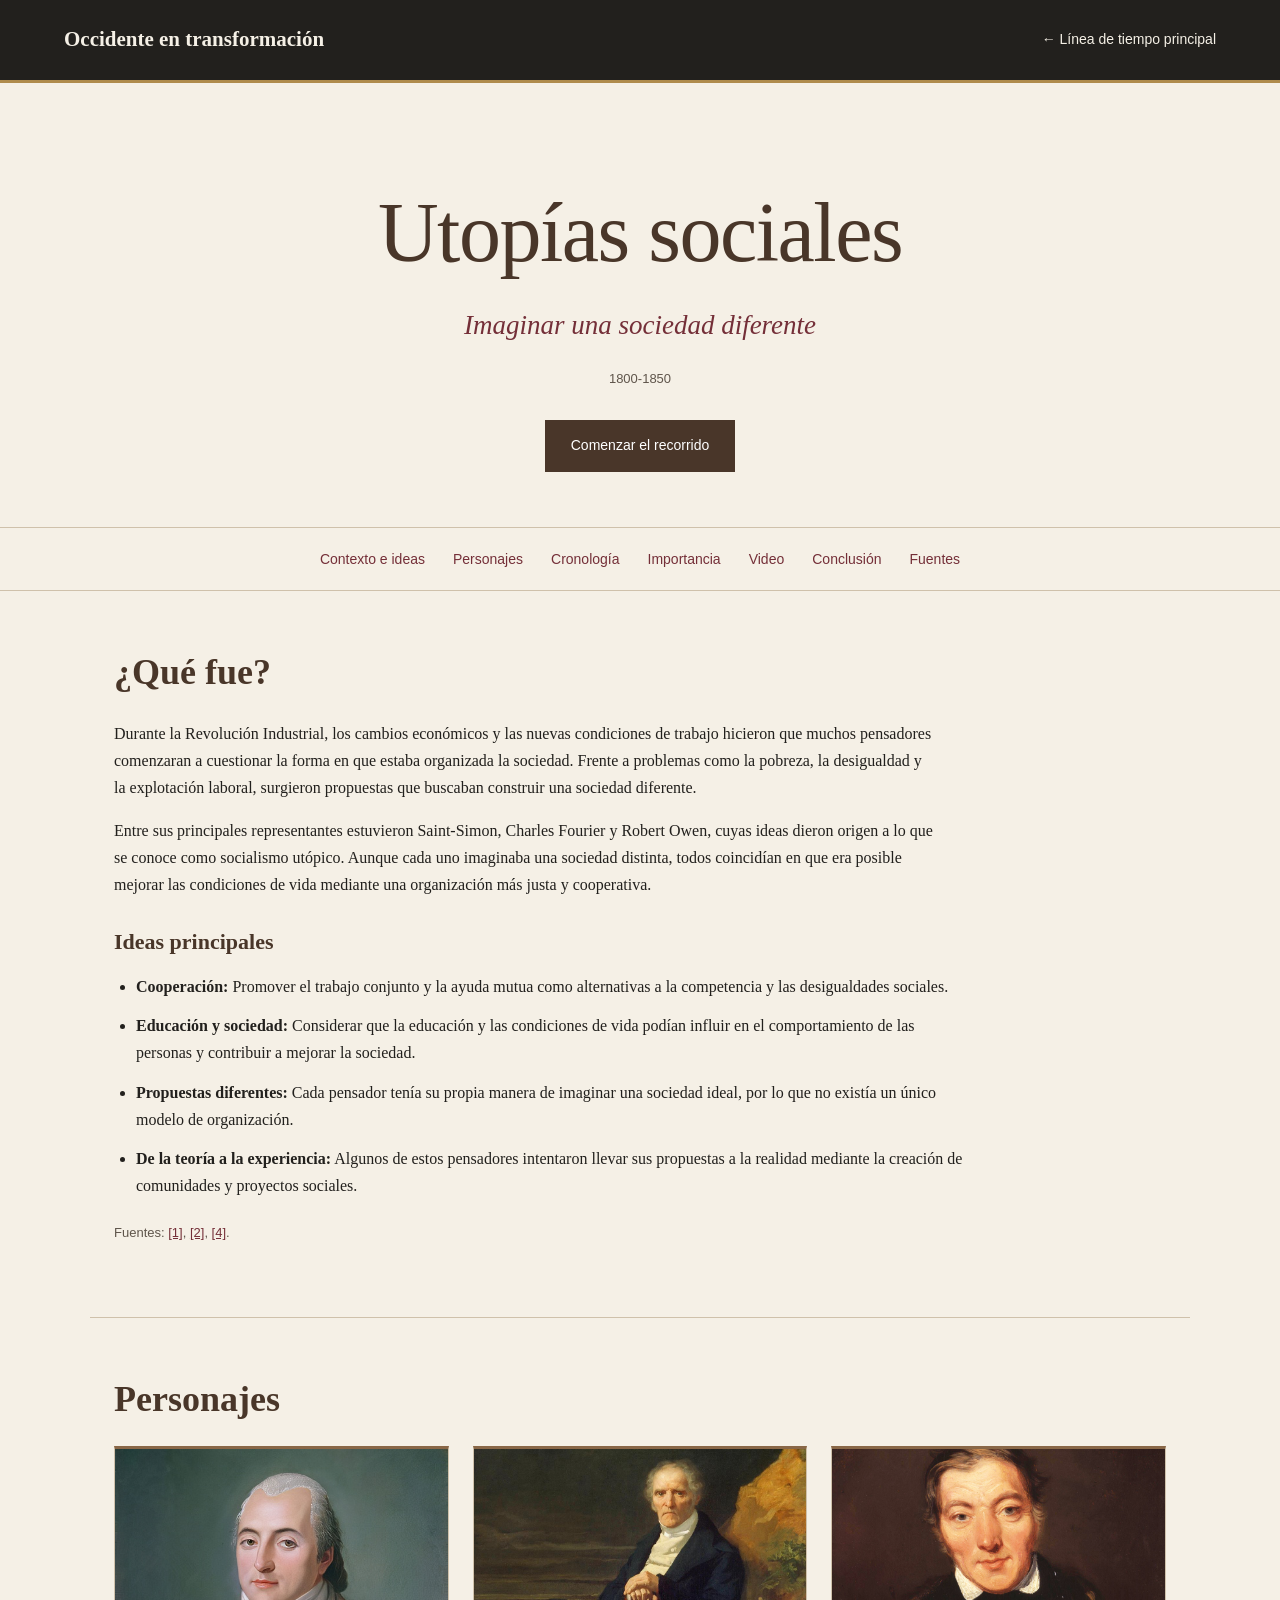
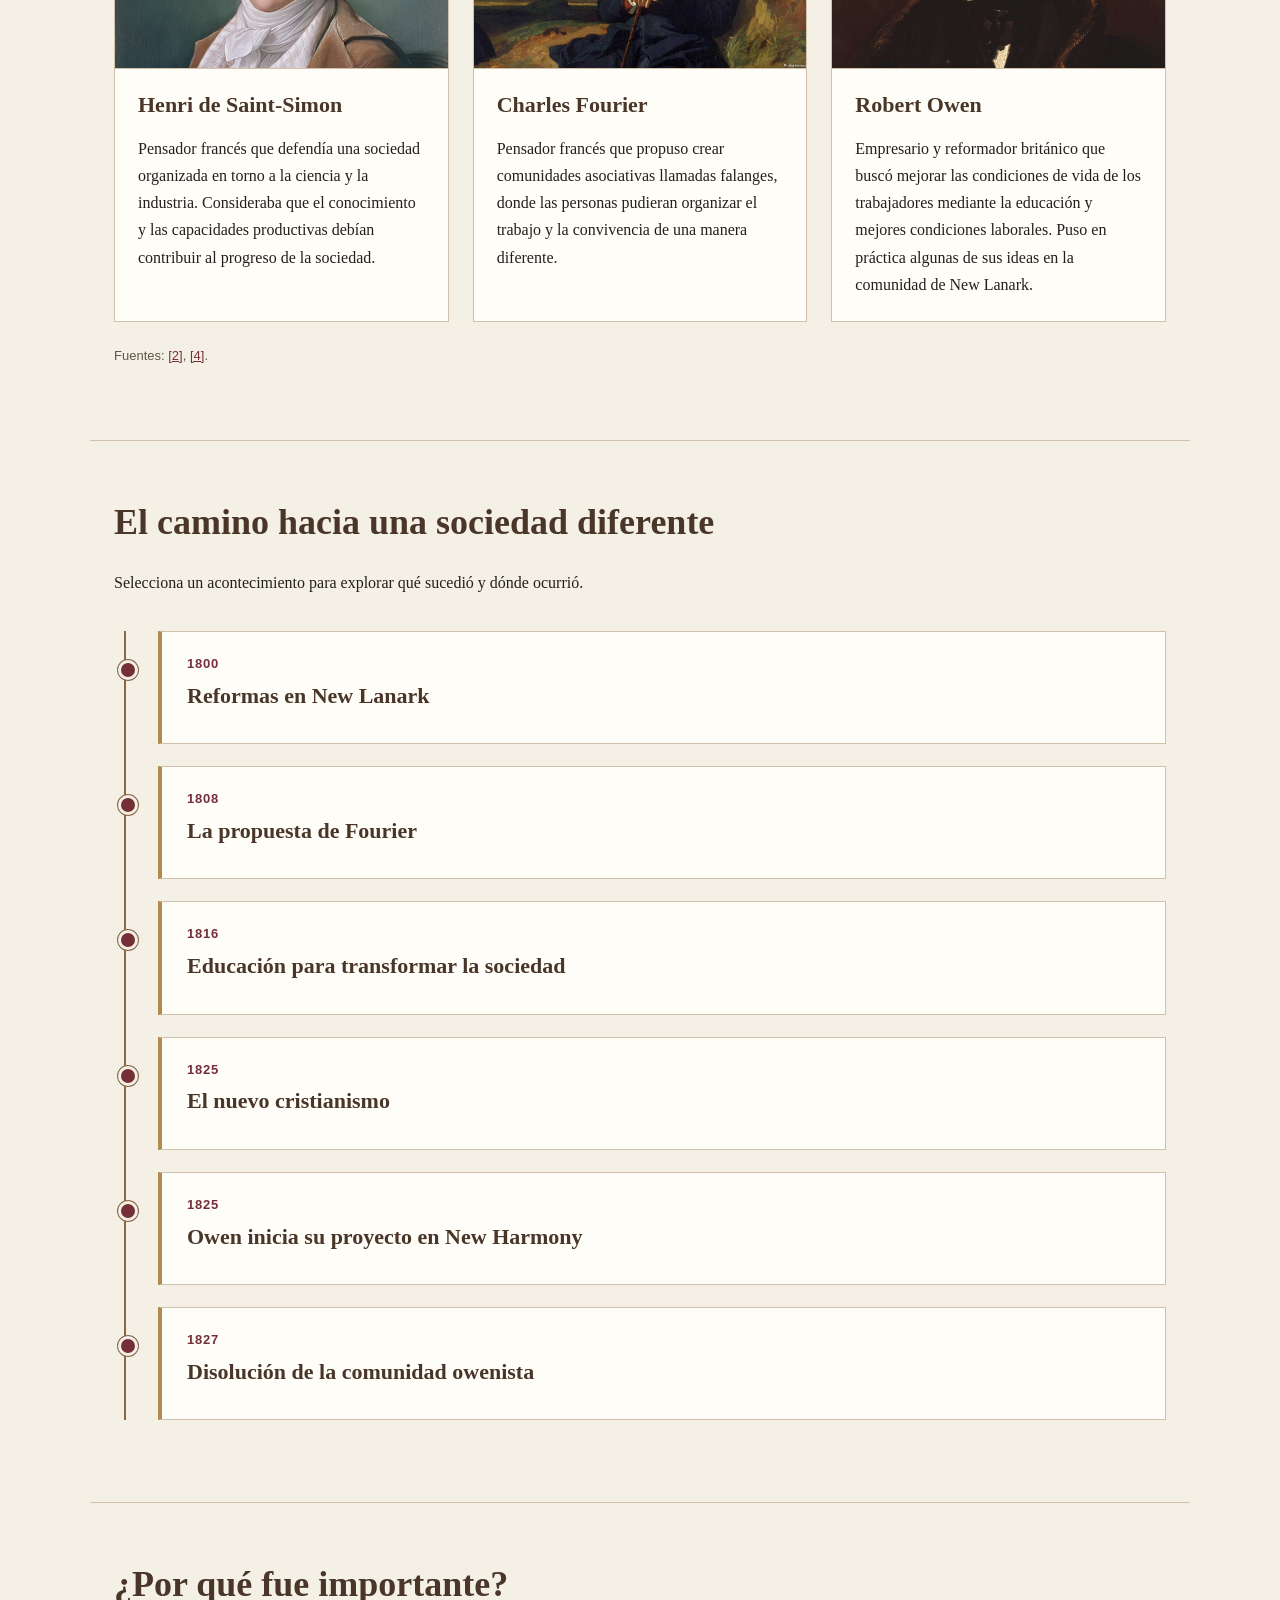
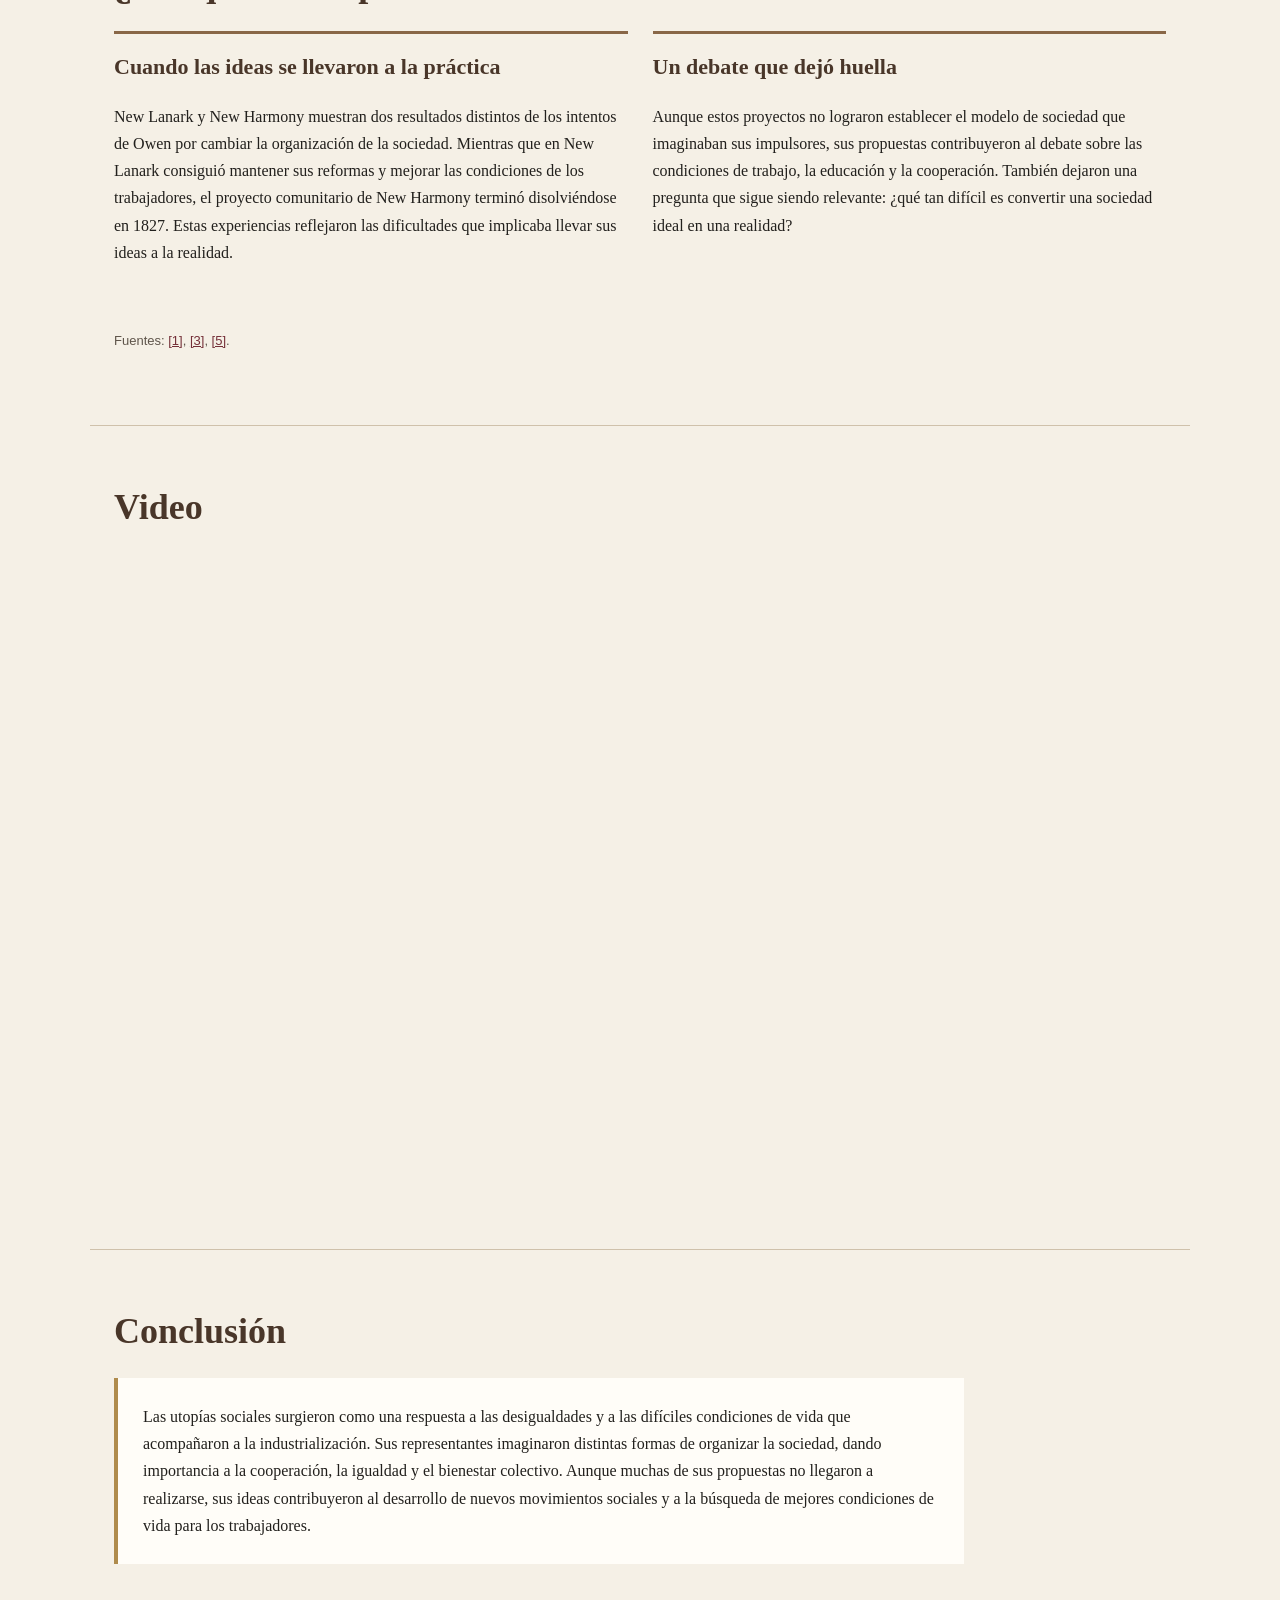
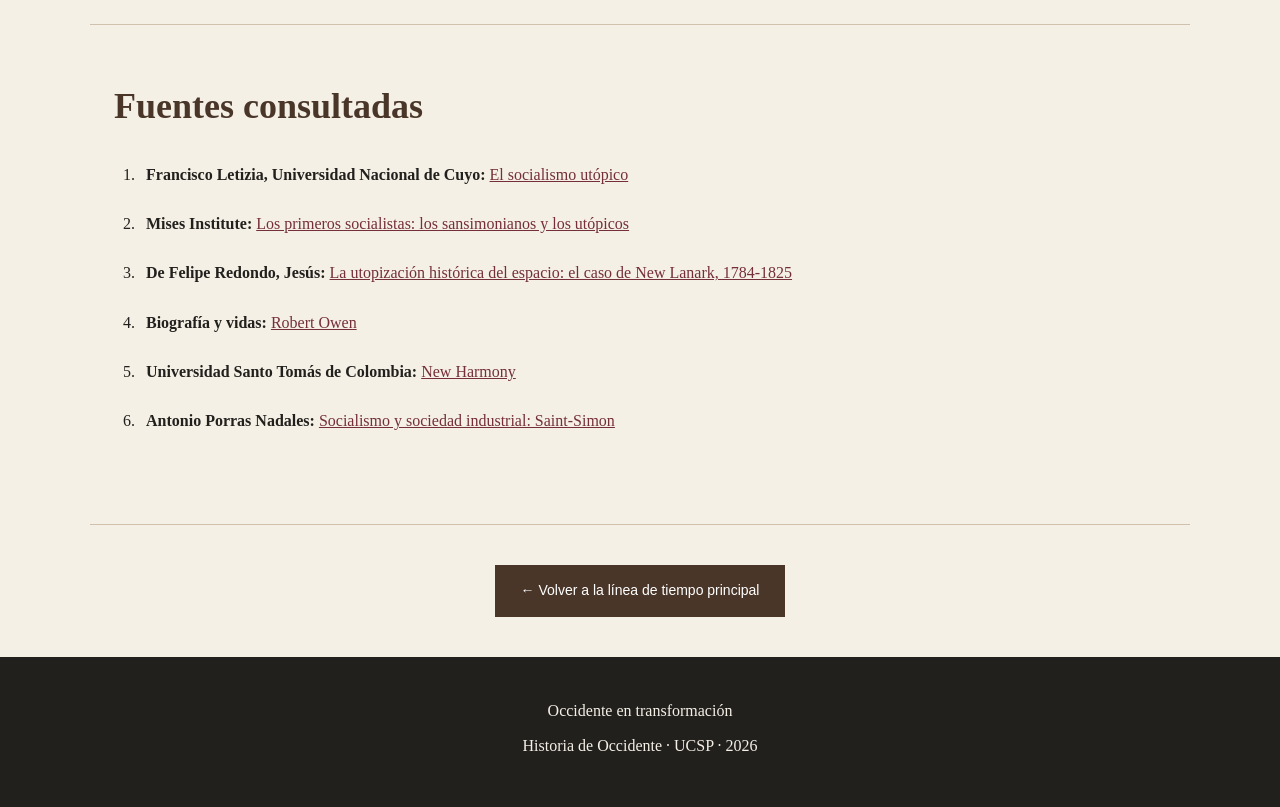
<file: utopias-sociales.html>
<!DOCTYPE html>
<html lang="es">
<head>
    <meta charset="UTF-8">
    <meta name="viewport" content="width=device-width, initial-scale=1.0">
    <meta name="description" content="Utopías sociales: ideas, protagonistas y acontecimientos históricos con fuentes institucionales.">
    <title>Utopías sociales | Occidente en transformación</title>
    <link rel="stylesheet" href="estilos.css">
</head>
<body class="pagina-tema">
    <header class="encabezado">
        <a class="nombre-sitio" href="index.html">Occidente en transformación</a>
        <nav><a href="index.html#linea-tiempo">← Línea de tiempo principal</a></nav>
    </header>
    <main>
        <section class="portada portada-tema">
            <h1 id="titulo-principal">Utopías sociales</h1>
            <p class="subtitulo">Imaginar una sociedad diferente</p>
            <p class="periodo-tema">1800-1850</p>
            <a class="boton" href="#contexto">Comenzar el recorrido</a>
        </section>
        <nav class="indice-tema">
            <a href="#contexto">Contexto e ideas</a>
            <a href="#personajes">Personajes</a>
            <a href="#cronologia">Cronología</a>
            <a href="#importancia">Importancia</a>
            <a href="#video">Video</a>
            <a href="#conclusion">Conclusión</a>
            <a href="#fuentes">Fuentes</a>
        </nav>
        <section class="seccion" id="contexto">
            <h2 id="titulo-contexto">¿Qué fue?</h2>
            <p>
                Durante la Revolución Industrial, los cambios económicos y las nuevas condiciones de trabajo hicieron que muchos 
                pensadores comenzaran a cuestionar la forma en que estaba organizada la sociedad. Frente a problemas como la pobreza, 
                la desigualdad y la explotación laboral, surgieron propuestas que buscaban construir una sociedad diferente.
            </p>
            <p>
                Entre sus principales representantes estuvieron Saint-Simon, Charles Fourier y Robert Owen, cuyas ideas dieron origen 
                a lo que se conoce como socialismo utópico. Aunque cada uno imaginaba una sociedad distinta, todos coincidían en que 
                era posible mejorar las condiciones de vida mediante una organización más justa y cooperativa.
            </p>
            <h3 class="titulo-secundario">Ideas principales</h3>
            <ul class="ideas-tema">
                <li><strong>Cooperación:</strong> Promover el trabajo conjunto y la ayuda mutua como alternativas a la competencia y las desigualdades sociales.</li>
                <li><strong>Educación y sociedad:</strong> Considerar que la educación y las condiciones de vida podían influir en el comportamiento de las personas y contribuir a mejorar la sociedad.</li>
                <li><strong>Propuestas diferentes:</strong> Cada pensador tenía su propia manera de imaginar una sociedad ideal, por lo que no existía un único modelo de organización.</li>
                <li><strong>De la teoría a la experiencia:</strong> Algunos de estos pensadores intentaron llevar sus propuestas a la realidad mediante la creación de comunidades y proyectos sociales.</li>
            </ul>
            <p class="referencias-breves">
                Fuentes:
                <a href="#fuente-1">[1]</a>,
                <a href="#fuente-2">[2]</a>,
                <a href="#fuente-4">[4]</a>.
            </p>
        </section>
        <section class="seccion" id="personajes">
            <h2 id="titulo-personajes">Personajes</h2>
            <div class="rejilla-personajes">
                <article class="personaje">
                    <img class="foto-personaje" src="img/saintsimon.jpg">
                    <div class="texto-personaje">
                        <h3>Henri de Saint-Simon</h3>
                        <p>
                            Pensador francés que defendía una sociedad organizada en torno a la ciencia y la 
                            industria. Consideraba que el conocimiento y las capacidades productivas debían 
                            contribuir al progreso de la sociedad.
                        </p>
                    </div>
                </article>
                <article class="personaje">
                    <img class="foto-personaje" src="img/fourier.jpg">
                    <div class="texto-personaje">
                        <h3>Charles Fourier</h3>
                        <p>
                            Pensador francés que propuso crear comunidades asociativas llamadas falanges, donde 
                            las personas pudieran organizar el trabajo y la convivencia de una manera diferente.
                        </p>
                    </div>
                </article>
                <article class="personaje">
                    <img class="foto-personaje" src="img/owen.jpg">
                    <div class="texto-personaje">
                        <h3>Robert Owen</h3>
                        <p>
                            Empresario y reformador británico que buscó mejorar las condiciones de vida de los trabajadores 
                            mediante la educación y mejores condiciones laborales. Puso en práctica algunas de sus ideas en 
                            la comunidad de New Lanark.
                        </p>
                    </div>
                </article>
            </div>
            <p class="referencias-breves">
                Fuentes:
                <a href="#fuente-2">[2]</a>,
                <a href="#fuente-4">[4]</a>.
            </p>
        </section>
        <section class="seccion" id="cronologia">
            <h2 id="titulo-cronologia">El camino hacia una sociedad diferente</h2>
            <p>Selecciona un acontecimiento para explorar qué sucedió y dónde ocurrió.</p>
            <ol class="cronologia-eventos">
                <li class="evento">
                    <button type="button" class="boton-evento" id="evento-1" popovertarget="ventana-1" popovertargetaction="show">
                        <span class="fecha-evento">1800</span>
                        <span class="titulo-evento">Reformas en New Lanark</span>
                    </button>
                </li>
                <li class="evento">
                    <button type="button" class="boton-evento" id="evento-2" popovertarget="ventana-2" popovertargetaction="show">
                        <span class="fecha-evento">1808</span>
                        <span class="titulo-evento">La propuesta de Fourier</span>
                    </button>
                </li>
                <li class="evento">
                    <button type="button" class="boton-evento" id="evento-3" popovertarget="ventana-3" popovertargetaction="show">
                        <span class="fecha-evento">1816</span>
                        <span class="titulo-evento">Educación para transformar la sociedad</span>
                    </button>
                </li>
                <li class="evento">
                    <button type="button" class="boton-evento" id="evento-4" popovertarget="ventana-4" popovertargetaction="show">
                        <span class="fecha-evento">1825</span>
                        <span class="titulo-evento">El nuevo cristianismo</span>
                    </button>
                </li>
                <li class="evento">
                    <button type="button" class="boton-evento" id="evento-5" popovertarget="ventana-5" popovertargetaction="show">
                        <span class="fecha-evento">1825</span>
                        <span class="titulo-evento">Owen inicia su proyecto en New Harmony</span>
                    </button>
                </li>
                <li class="evento">
                    <button type="button" class="boton-evento" id="evento-6" popovertarget="ventana-6" popovertargetaction="show">
                        <span class="fecha-evento">1827</span>
                        <span class="titulo-evento">Disolución de la comunidad owenista</span>
                    </button>
                </li>
            </ol>
        </section>
        <div class="ventana-evento" id="ventana-1" popover="auto">
            <div class="interior-ventana">
                <div class="fila-cerrar">
                    <button type="button" popovertarget="ventana-1" popovertargetaction="hide" autofocus class="cerrar-ventana">Cerrar ×</button>
                </div>
                <p class="etiqueta">1800</p>
                <h2 id="titulo-ventana-1">Reformas en New Lanark</h2>
                <p class="lugar-evento"><strong>Lugar:</strong> New Lanark, Escocia.</p>
                <p>
                    Robert Owen asumió la dirección de la comunidad industrial y comenzó a introducir cambios en las 
                    condiciones de vida de sus trabajadores. Entre sus prioridades estuvieron la educación y el bienestar 
                    de las familias, buscando demostrar que una fábrica podía funcionar sin descuidar a las personas.
                </p>
                <p class="referencias-breves">
                    Fuentes:
                    <a href="#fuente-3">[3]</a>,
                    <a href="#fuente-4">[4]</a>.
                </p>
            </div>
        </div>
        <div class="ventana-evento" id="ventana-2" popover="auto">
            <div class="interior-ventana">
                <div class="fila-cerrar">
                    <button type="button" popovertarget="ventana-2" popovertargetaction="hide" autofocus class="cerrar-ventana">Cerrar ×</button>
                </div>
                <p class="etiqueta">1808</p>
                <h2 id="titulo-ventana-2">La propuesta de Fourier</h2>
                <p class="lugar-evento"><strong>Lugar:</strong> Francia.</p>
                <p>
                    Charles Fourier publicó <i>Teoría de los cuatro movimientos y de los destinos generales</i>, obra en la 
                    que presentó sus ideas sobre una nueva forma de organizar la sociedad. Propuso comunidades llamadas 
                    falanges, donde el trabajo y la convivencia se organizarían de acuerdo con las inclinaciones de cada persona.
                </p>
                <p class="referencias-breves">
                    Fuentes:
                    <a href="#fuente-2">[2]</a>.
                </p>
            </div>
        </div>
        <div class="ventana-evento" id="ventana-3" popover="auto">
            <div class="interior-ventana">
                <div class="fila-cerrar">
                    <button type="button" popovertarget="ventana-3" popovertargetaction="hide" autofocus class="cerrar-ventana">Cerrar ×</button>
                </div>
                <p class="etiqueta">1816</p>
                <h2 id="titulo-ventana-3">Educación para transformar la sociedad</h2>
                <p class="lugar-evento"><strong>Lugar:</strong> New Lanark, Escocia.</p>
                <p>
                    Se inauguró el Instituto para la Formación del Carácter, impulsado por Robert Owen. El centro ofrecía educación 
                    a los niños y buscaba influir positivamente en su desarrollo. Para Owen, mejorar la sociedad también significaba 
                    ofrecer mejores oportunidades desde la infancia.
                </p>
                <p class="referencias-breves">
                    Fuentes:
                    <a href="#fuente-4">[4]</a>.
                </p>
            </div>
        </div>
        <div class="ventana-evento" id="ventana-4" popover="auto">
            <div class="interior-ventana">
                <div class="fila-cerrar">
                    <button type="button" popovertarget="ventana-4" popovertargetaction="hide" autofocus class="cerrar-ventana">Cerrar ×</button>
                </div>
                <p class="etiqueta">1825</p>
                <h2 id="titulo-ventana-4">El nuevo cristianismo</h2>
                <p class="lugar-evento"><strong>Lugar:</strong> Francia.</p>
                <p>
                    En una de sus últimas obras, <i>El nuevo cristianismo</i>, Saint-Simon defendió una sociedad orientada a 
                    mejorar las condiciones de vida de los sectores más desfavorecidos. Consideraba que el progreso debía 
                    beneficiar principalmente a quienes más lo necesitaban.
                </p>
                <p class="referencias-breves">
                    Fuentes:
                    <a href="#fuente-6">[6]</a>.
                </p>
            </div>
        </div>
        <div class="ventana-evento" id="ventana-5" popover="auto">
            <div class="interior-ventana">
                <div class="fila-cerrar">
                    <button type="button" popovertarget="ventana-5" popovertargetaction="hide" autofocus class="cerrar-ventana">Cerrar ×</button>
                </div>
                <p class="etiqueta">1825</p>
                <h2 id="titulo-ventana-5">Owen inicia su proyecto en New Harmony</h2>
                <p class="lugar-evento"><strong>Lugar:</strong> Indiana, Estados Unidos.</p>
                <p>
                    Robert Owen adquirió el asentamiento de New Harmony con la intención de convertirlo en una comunidad basada 
                    en la educación, la cooperación y la igualdad social. Para desarrollar el proyecto contó también con la 
                    participación de William Maclure, un pedagogo estadounidense.
                </p>
                <p class="referencias-breves">
                    Fuentes:
                    <a href="#fuente-5">[5]</a>.
                </p>
            </div>
        </div>
        <div class="ventana-evento" id="ventana-6" popover="auto">
            <div class="interior-ventana">
                <div class="fila-cerrar">
                    <button type="button" popovertarget="ventana-6" popovertargetaction="hide" autofocus class="cerrar-ventana">Cerrar ×</button>
                </div>
                <p class="etiqueta">1827</p>
                <h2 id="titulo-ventana-6">Disolución de la comunidad owenista</h2>
                <p class="lugar-evento"><strong>Lugar:</strong> New Harmony, Indiana, Estados Unidos.</p>
                <p>
                    Las dificultades para mantener la organización y el funcionamiento de la comunidad terminaron provocando 
                    su disolución. Aunque el proyecto no consiguió consolidarse, dejó una experiencia importante para quienes 
                    buscaban nuevas formas de convivencia y organización social. El asentamiento, sin embargo, continuó existiendo.
                </p>
                <p class="referencias-breves">
                    Fuentes:
                    <a href="#fuente-5">[5]</a>.
                </p>
            </div>
        </div>
        <section class="seccion" id="importancia">
            <h2 id="titulo-importancia">¿Por qué fue importante?</h2>
            <div class="importancia-tema">
                <article class="bloque-importancia">
                    <h3>Cuando las ideas se llevaron a la práctica</h3>
                    <p>
                        New Lanark y New Harmony muestran dos resultados distintos de los intentos de Owen por cambiar 
                        la organización de la sociedad. Mientras que en New Lanark consiguió mantener sus reformas y 
                        mejorar las condiciones de los trabajadores, el proyecto comunitario de New Harmony terminó 
                        disolviéndose en 1827. Estas experiencias reflejaron las dificultades que implicaba llevar sus 
                        ideas a la realidad.
                    </p>
                </article>
                <article class="bloque-importancia">
                    <h3>Un debate que dejó huella</h3>
                    <p>
                        Aunque estos proyectos no lograron establecer el modelo de sociedad que imaginaban sus impulsores, 
                        sus propuestas contribuyeron al debate sobre las condiciones de trabajo, la educación y la cooperación. 
                        También dejaron una pregunta que sigue siendo relevante: ¿qué tan difícil es convertir una sociedad 
                        ideal en una realidad?
                    </p>
                </article>
                <p class="referencias-breves">
                Fuentes:
                <a href="#fuente-1">[1]</a>,
                <a href="#fuente-3">[3]</a>,
                <a href="#fuente-5">[5]</a>.
            </p>
            </div>
        </section>
        <section class="seccion" id="video">
            <h2>Video</h2>
            <div style="width: 100%; aspect-ratio: 16 / 9; margin: 30px 0;">
                <iframe
                    src="https://www.youtube.com/embed/_N8znu4wsuI"
                    title="Video sobre las Utopías sociales"
                    style="width: 100%; height: 100%; border: 0;"
                    allowfullscreen>
                </iframe>
            </div>
        </section>
        <section class="seccion" id="conclusion">
            <h2>Conclusión</h2>
            <div class="conclusion-tema">
                <p>
                    Las utopías sociales surgieron como una respuesta a las
                    desigualdades y a las difíciles condiciones de vida que
                    acompañaron a la industrialización. Sus representantes
                    imaginaron distintas formas de organizar la sociedad, dando
                    importancia a la cooperación, la igualdad y el bienestar
                    colectivo. Aunque muchas de sus propuestas no llegaron a
                    realizarse, sus ideas contribuyeron al desarrollo de nuevos
                    movimientos sociales y a la búsqueda de mejores condiciones
                    de vida para los trabajadores.
                </p>
            </div>
        </section>
        <section class="seccion" id="fuentes">
            <h2 id="titulo-fuentes">Fuentes consultadas</h2>
            <ol class="lista-fuentes">
                <li id="fuente-1">
                    <strong>Francisco Letizia, Universidad Nacional de Cuyo:</strong>
                    <a href="https://bdigital.uncu.edu.ar/ficha/20660" target="_blank">
                        El socialismo utópico
                    </a>
                </li>
                <li id="fuente-2">
                    <strong>Mises Institute:</strong>
                    <a href="https://mises.org/es/mises-wire/los-primeros-socialistas-los-sansimonianos-y-los-utopicos" target="_blank">
                        Los primeros socialistas: los sansimonianos y los utópicos
                    </a>
                </li>
                <li id="fuente-3">
                    <strong>De Felipe Redondo, Jesús:</strong>
                    <a href="https://doi.org/10.1387/hc.23991" target="_blank">
                        La utopización histórica del espacio: el caso de New Lanark, 1784-1825
                    </a>
                </li>
                <li id="fuente-4">
                    <strong>Biografía y vidas:</strong>
                    <a href="https://www.biografiasyvidas.com/biografia/o/owen.htm" target="_blank">
                        Robert Owen
                    </a>
                </li>
                <li id="fuente-5">
                    <strong>Universidad Santo Tomás de Colombia:</strong>
                    <a href="https://revistas.ustabuca.edu.co/index.php/REVISTAM/article/view/2173" target="_blank">
                        New Harmony
                    </a>
                </li>
                <li id="fuente-6">
                    <strong>Antonio Porras Nadales:</strong>
                    <a href="https://dialnet.unirioja.es/servlet/articulo?codigo=1273669" target="_blank">
                        Socialismo y sociedad industrial: Saint-Simon
                    </a>
                </li>
            </ol>
        </section>
        <div class="regreso-final"><a class="boton" href="index.html#linea-tiempo">← Volver a la línea de tiempo principal</a></div>
    </main>
    <footer class="pie"><p>Occidente en transformación</p><p>Historia de Occidente · UCSP · 2026</p></footer>
</body>
</html>
</file>
<file: estilos.css>
* {
    box-sizing: border-box;
}

html {
    scroll-behavior: smooth;
}

body {
    margin: 0;
    background: #f5f0e6;
    color: #22201d;
    font-family: Georgia, "Times New Roman", serif;
    line-height: 1.7;
}

a {
    color: #742f38;
}

a:focus-visible,
button:focus-visible {
    outline: 3px solid #742f38;
    outline-offset: 5px;
}

h1,
h2,
h3,
p {
    margin-top: 0;
}

h1,
h2,
h3 {
    line-height: 1.2;
}

h2 {
    margin-bottom: 24px;
    color: #493629;
    font-size: 36px;
}

h3 {
    font-size: 23px;
}

.encabezado {
    display: flex;
    justify-content: space-between;
    align-items: center;
    flex-wrap: wrap;
    gap: 20px;
    padding: 22px 5%;
    background: #22201d;
    border-bottom: 3px solid #af8b4c;
}

.nombre-sitio {
    color: #f5f0e6;
    font-size: 21px;
    font-weight: bold;
    text-decoration: none;
}

.encabezado nav {
    display: flex;
    flex-wrap: wrap;
    gap: 22px;
}

.encabezado nav a {
    color: #f5f0e6;
    font-family: Arial, sans-serif;
    font-size: 14px;
    text-decoration: none;
}

.encabezado nav a:hover {
    text-decoration: underline;
    text-underline-offset: 5px;
}

.portada {
    padding: 90px 24px 45px;
    text-align: center;
    border-bottom: 1px solid #cfc1ab;
}

.etiqueta {
    margin-bottom: 18px;
    color: #745238;
    font-family: Arial, sans-serif;
    font-size: 12px;
    font-weight: bold;
    letter-spacing: 2px;
    text-transform: uppercase;
}

.portada h1 {
    margin-bottom: 25px;
    color: #493629;
    font-size: clamp(44px, 7vw, 86px);
    font-weight: normal;
    letter-spacing: -2px;
}

.subtitulo {
    margin-bottom: 20px;
    color: #742f38;
    font-size: 23px;
    font-style: italic;
}

.descripcion-portada {
    max-width: 590px;
    margin: 0 auto 32px;
    font-size: 18px;
}

.boton {
    display: inline-block;
    padding: 13px 25px;
    background: #493629;
    color: #fff;
    border: 1px solid #493629;
    font-family: Arial, sans-serif;
    font-size: 14px;
    text-decoration: none;
    transition: background-color 0.2s;
}

.boton:hover {
    background: #742f38;
}

.seccion {
    max-width: 1100px;
    margin: 0 auto;
    padding: 65px 24px;
    border-bottom: 1px solid #cfc1ab;
    scroll-margin-top: 24px;
}

.seccion > p {
    max-width: 800px;
}

.contenedor-tiempo {
    margin: 30px 0 20px;
    overflow-x: auto;
    padding: 10px 8px 20px;
}

.linea-tiempo {
    min-width: 1000px;
}

.fechas {
    display: flex;
    justify-content: space-between;
    padding-bottom: 12px;
    border-bottom: 2px solid #896747;
    color: #493629;
    font-family: Arial, sans-serif;
    font-size: 14px;
    font-weight: bold;
}

.fila-tiempo {
    display: grid;
    grid-template-columns: repeat(30, 1fr);
    padding-top: 20px;
}

.franja {
    display: block;
    padding: 17px 19px;
    color: #fff;
    border-left: 4px solid #af8b4c;
    text-decoration: none;
    transition: transform 0.2s, box-shadow 0.2s;
}

.franja:hover {
    transform: translateY(-3px);
    box-shadow: 0 6px 12px rgba(34, 32, 29, 0.18);
}

.franja h3 {
    margin: 5px 0 8px;
    font-size: 21px;
}

.franja p {
    margin: 0;
    font-size: 14px;
    line-height: 1.5;
}

.fecha-tema {
    font-family: Arial, sans-serif;
    font-size: 12px;
    letter-spacing: 1px;
}

.industrial {
    grid-column: 3 / 19;
    background: #493629;
}

.romanticismo {
    grid-column: 7 / 21;
    background: #742f38;
}

.postnapoleonico {
    grid-column: 14 / 21;
    background: #34302c;
}

.utopias {
    grid-column: 11 / 21;
    background: #4c5943;
}

.nacionalismo {
    grid-column: 11 / 25;
    background: #68503c;
}

.conexiones {
    display: grid;
    grid-template-columns: repeat(3, 1fr);
    gap: 22px;
    margin-top: 30px;
}

.tarjeta {
    padding: 26px;
    background: #fffdf8;
    border: 1px solid #cfc1ab;
    border-top: 3px solid #896747;
}

.tarjeta h3 {
    color: #493629;
}

.tarjeta p {
    margin-bottom: 0;
}

.integrantes {
    padding-left: 22px;
}

.integrantes li {
    margin-bottom: 8px;
}

.pie {
    padding: 40px 24px;
    background: #22201d;
    color: #f5f0e6;
    text-align: center;
}

.pie p {
    margin-bottom: 8px;
}

.pie a {
    display: inline-block;
    margin-top: 15px;
    color: #f5f0e6;
    text-underline-offset: 5px;
}

.pagina-tema .portada-tema {
    padding: 80px 24px 55px;
}

.pagina-tema .portada-tema h1 {
    max-width: 1100px;
    margin: 20px auto;
    font-size: clamp(42px, 6.8vw, 84px);
    letter-spacing: -1.5px;
    overflow-wrap: anywhere;
}

.pagina-tema .subtitulo {
    margin: 0 0 20px;
    font-size: clamp(20px, 3vw, 27px);
}

.periodo-tema {
    margin-bottom: 30px;
    color: #5f554b;
    font: 13px/1.6 Arial, sans-serif;
}

.indice-tema {
    display: flex;
    justify-content: center;
    flex-wrap: wrap;
    gap: 12px 28px;
    padding: 20px;
    border-bottom: 1px solid #cfc1ab;
    font: 14px/1.6 Arial, sans-serif;
}

.indice-tema a {
    text-decoration: none;
}

.indice-tema a:hover {
    text-decoration: underline;
    text-underline-offset: 5px;
}

.pagina-tema .seccion {
    padding: 60px 24px;
}

.pagina-tema .seccion > p {
    max-width: 820px;
}

.pagina-tema h2 {
    margin: 0 0 25px;
    color: #493629;
    font-size: clamp(28px, 4vw, 36px);
}

.pagina-tema h3 {
    color: #493629;
    font-size: 22px;
}

.titulo-secundario {
    margin: 30px 0 18px;
}

.ideas-tema {
    max-width: 850px;
    padding-left: 22px;
}

.ideas-tema li {
    margin-bottom: 12px;
}

.referencias-breves {
    margin-top: 24px;
    color: #5f554b;
    font: 13px/1.6 Arial, sans-serif;
}

.rejilla-personajes {
    display: grid;
    grid-template-columns: repeat(3, minmax(0, 1fr));
    gap: 24px;
}

.personaje {
    background: #fffdf8;
    border: 1px solid #cfc1ab;
    border-top: 3px solid #896747;
    overflow: hidden;
}

.foto-personaje {
    display: block;
    width: 100%;
    height: 220px;
    object-fit: cover;
    object-position: center 25%;
    background: #e9dfcf;
    border-bottom: 1px solid #cfc1ab;
}

.texto-personaje {
    padding: 23px;
}

.texto-personaje h3 {
    margin: 0 0 16px;
}

.texto-personaje p {
    margin: 0;
    font-size: 16px;
}

.cronologia-eventos {
    list-style: none;
    margin: 35px 0 0 10px;
    padding: 0 0 0 32px;
    border-left: 2px solid #896747;
}

.evento {
    position: relative;
    margin-bottom: 22px;
}

.evento::before {
    content: "";
    position: absolute;
    left: -40px;
    top: 29px;
    width: 14px;
    height: 14px;
    border-radius: 50%;
    background: #742f38;
    border: 3px solid #f5f0e6;
    box-shadow: 0 0 0 1px #896747;
}

.boton-evento {
    display: block;
    width: 100%;
    padding: 22px 25px;
    text-align: left;
    background: #fffdf8;
    color: #22201d;
    font: inherit;
    border: 1px solid #cfc1ab;
    border-left: 4px solid #af8b4c;
    border-radius: 0;
    cursor: pointer;
}

.boton-evento:hover {
    background: #eee5d8;
}

.fecha-evento {
    display: block;
    color: #742f38;
    font: bold 13px/1.6 Arial, sans-serif;
    letter-spacing: 0.8px;
}

.boton-evento .titulo-evento {
    display: block;
    margin: 8px 0 12px;
    color: #493629;
    font-size: 22px;
    font-weight: bold;
    line-height: 1.2;
}

.importancia-tema {
    display: grid;
    grid-template-columns: repeat(2, minmax(0, 1fr));
    gap: 25px;
}

.bloque-importancia {
    border-top: 3px solid #896747;
    padding-top: 20px;
}

.bloque-importancia h3 {
    margin-top: 0;
}

.lista-fuentes {
    padding-left: 25px;
}

.lista-fuentes li {
    padding: 8px 0 14px 7px;
    overflow-wrap: anywhere;
    scroll-margin-top: 30px;
}

.regreso-final {
    padding: 40px 20px;
    text-align: center;
}

.ventana-evento {
    position: fixed;
    inset: 0;
    margin: auto;
    overflow-y: auto;
    width: min(640px, calc(100% - 32px));
    max-height: 85vh;
    padding: 0;
    border: 1px solid #896747;
    background: #fffdf8;
    color: #22201d;
    box-shadow: 0 20px 80px #0005;
}

.ventana-evento::backdrop {
    background: #17120ed0;
}

.interior-ventana {
    padding: 25px 32px 32px;
}

.fila-cerrar {
    display: flex;
    justify-content: flex-end;
    margin-bottom: 20px;
}

.cerrar-ventana {
    padding: 9px 14px;
    background: #493629;
    color: #fff;
    border: 0;
    cursor: pointer;
    font: 14px Arial, sans-serif;
}

.cerrar-ventana:hover {
    background: #742f38;
}

.lugar-evento {
    padding-bottom: 18px;
    border-bottom: 1px solid #cfc1ab;
}

.pagina-tema :focus-visible {
    outline: 3px solid #742f38;
    outline-offset: 4px;
}

@media (max-width: 850px) {
    .rejilla-personajes {
        grid-template-columns: repeat(2, minmax(0, 1fr));
    }
}

@media (max-width: 700px) {
    .encabezado {
        flex-direction: column;
        align-items: flex-start;
    }

    .encabezado nav {
        gap: 14px;
    }

    .portada {
        padding-top: 65px;
    }

    .portada h1 {
        letter-spacing: -1px;
    }

    .subtitulo {
        font-size: 20px;
    }

    .seccion {
        padding: 45px 20px;
    }

    h2 {
        font-size: 29px;
    }

    .conexiones {
        grid-template-columns: 1fr;
    }
}

@media (max-width: 560px) {
    .pagina-tema .portada-tema {
        padding: 55px 20px 40px;
    }

    .pagina-tema .seccion {
        padding: 40px 20px;
    }

    .rejilla-personajes,
    .importancia-tema {
        grid-template-columns: 1fr;
    }

    .foto-personaje {
        height: 250px;
    }

    .cronologia-eventos {
        padding-left: 24px;
    }

    .evento::before {
        left: -32px;
    }

    .boton-evento {
        padding: 18px;
    }

    .interior-ventana {
        padding: 20px;
    }
}

@media (prefers-reduced-motion: reduce) {
    html {
        scroll-behavior: auto;
    }

    .franja,
    .boton {
        transition: none;
    }

    .franja:hover {
        transform: none;
    }
}

@supports not selector(:popover-open) {
    .ventana-evento {
        position: static;
        margin: 30px auto;
        max-height: none;
        box-shadow: none;
    }

    .cerrar-ventana {
        display: none;
    }
}

.conclusion-tema {
    max-width: 850px;
    padding: 25px;
    background: #fffdf8;
    border-left: 4px solid #af8b4c;
}

.conclusion-tema p {
    margin-bottom: 0;
}
</file>
